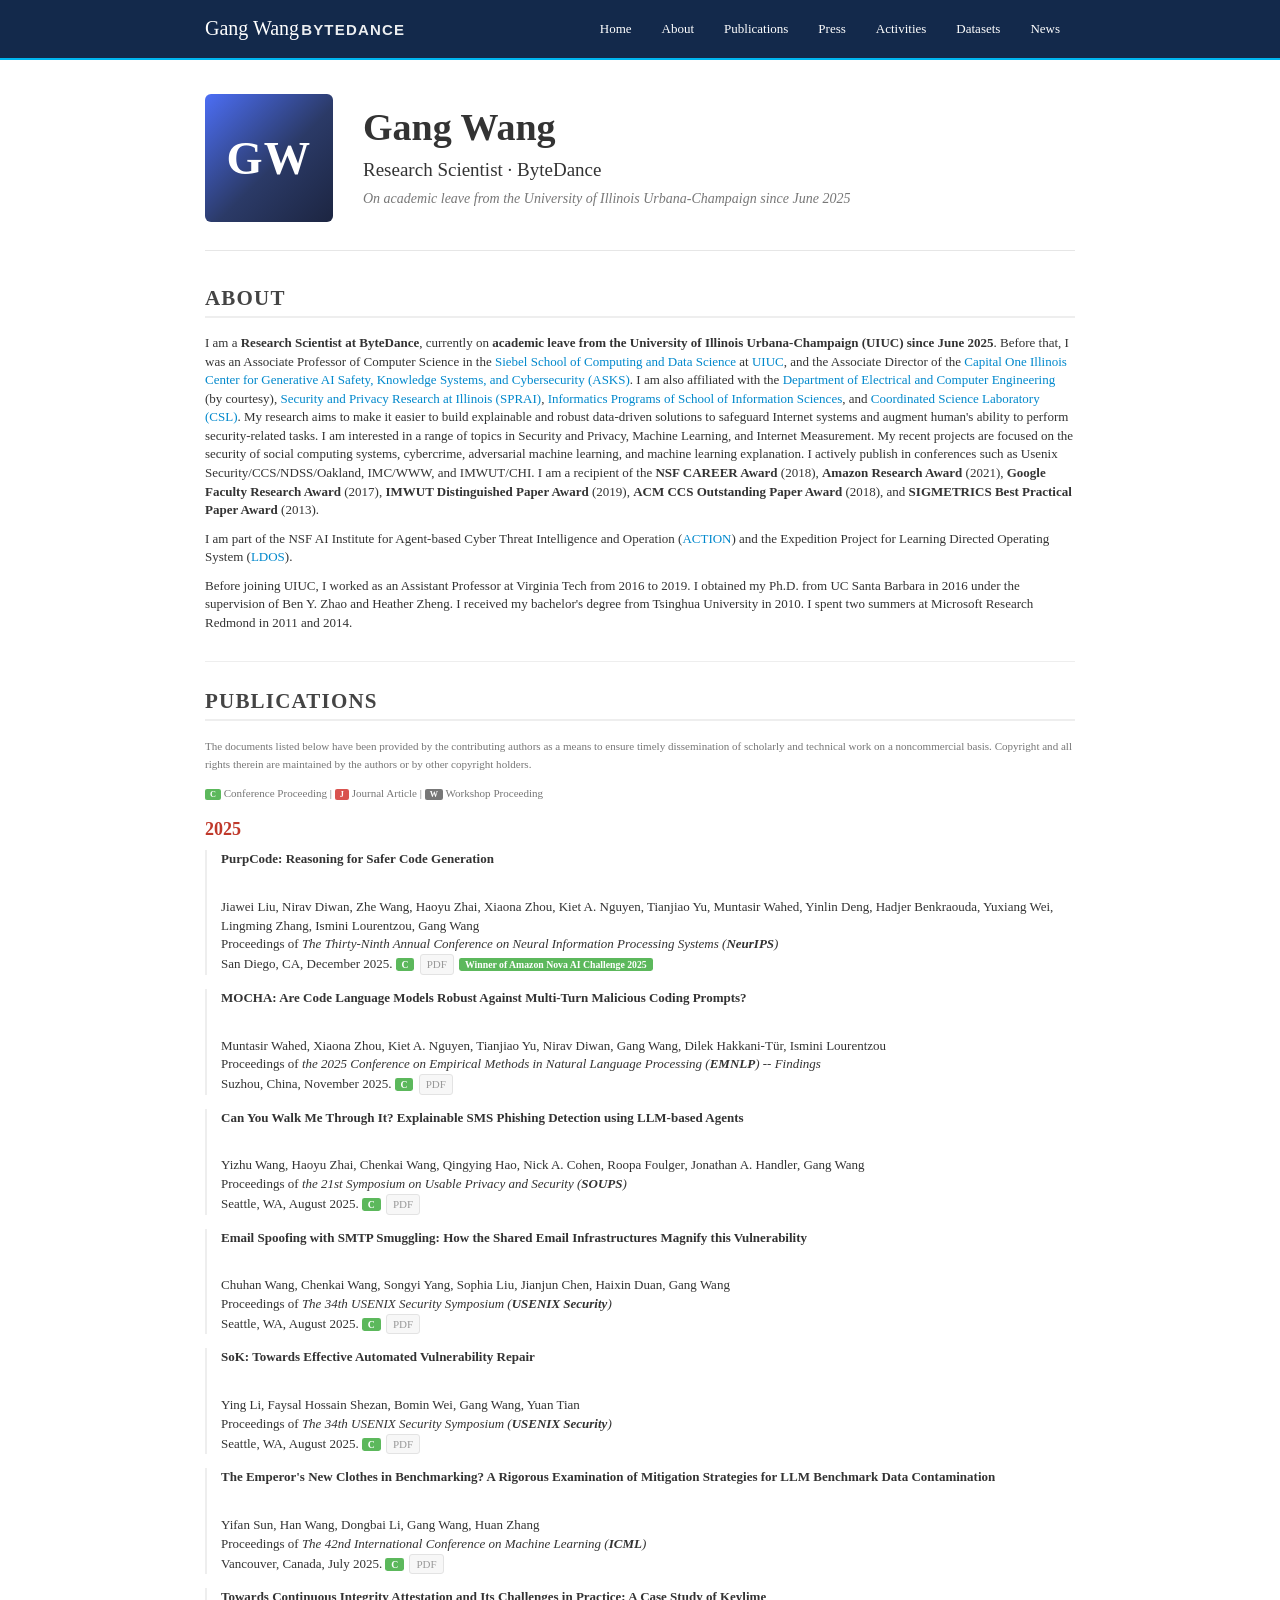
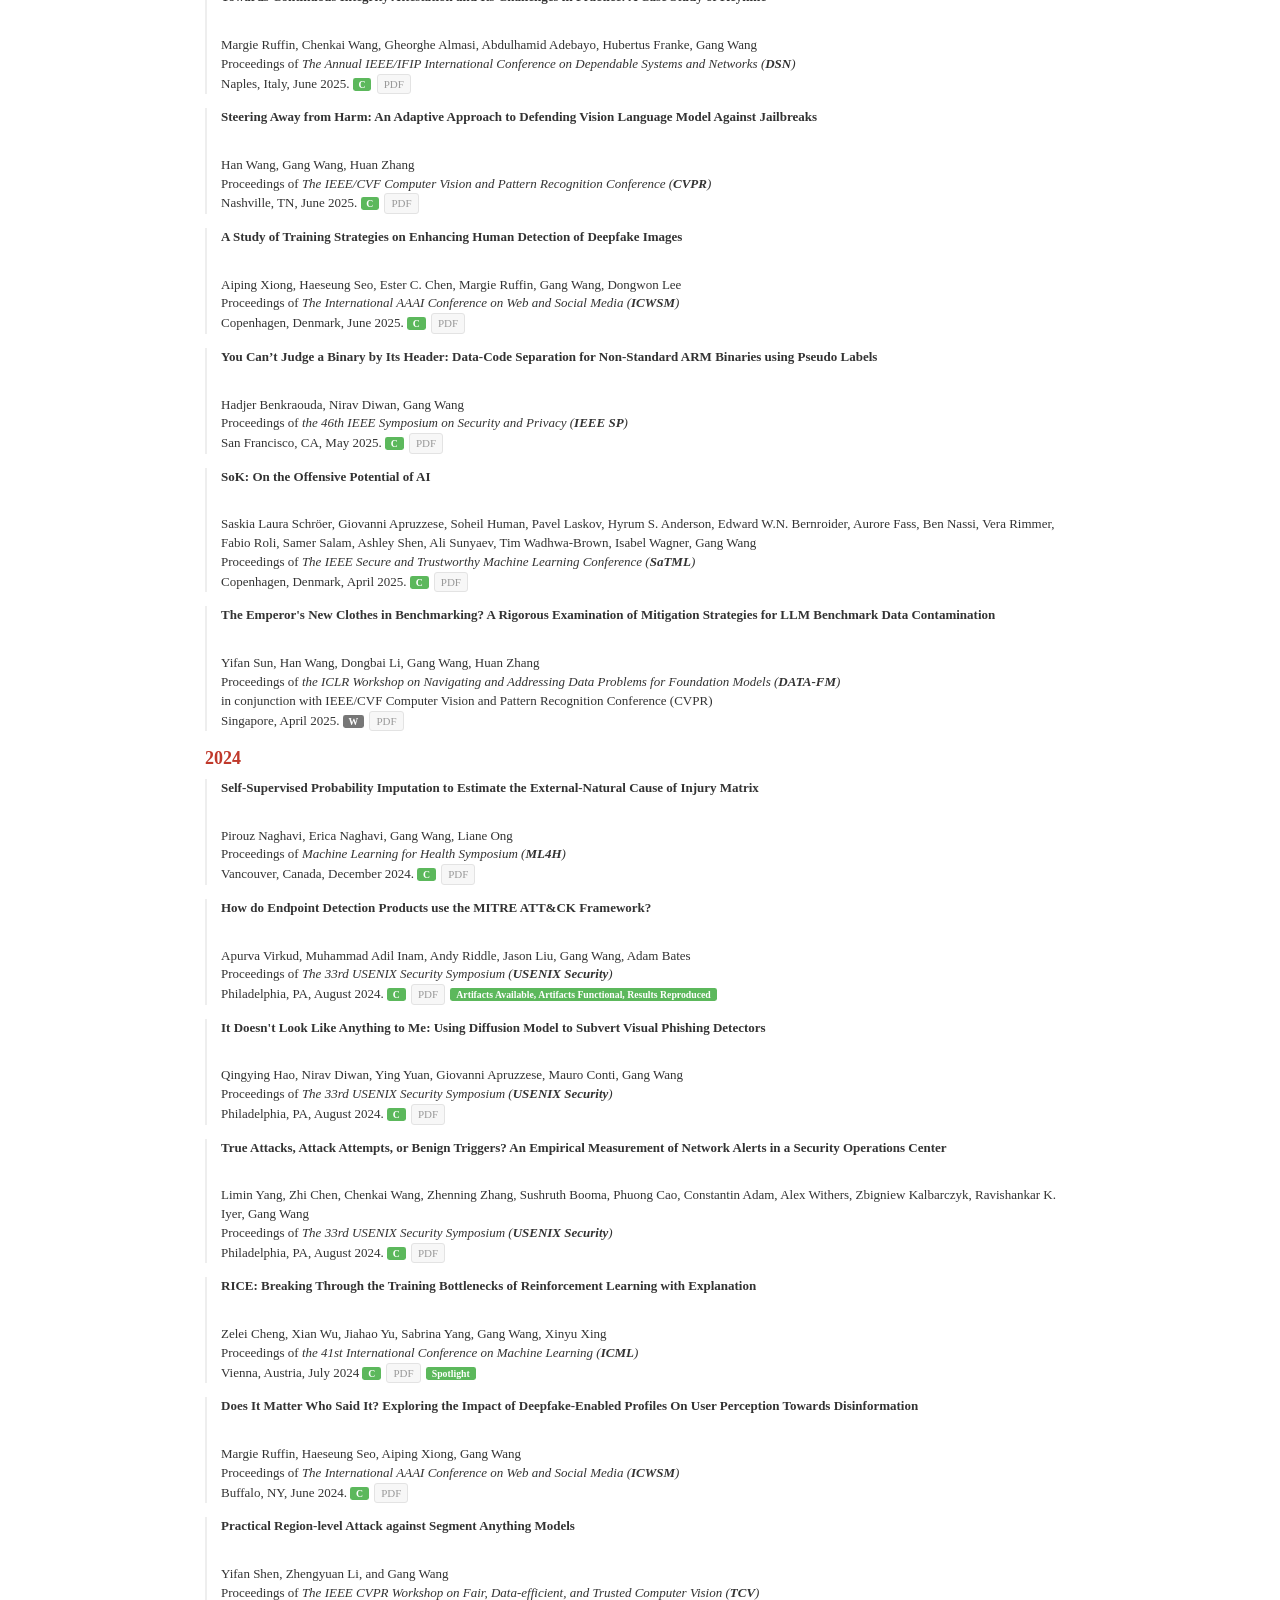
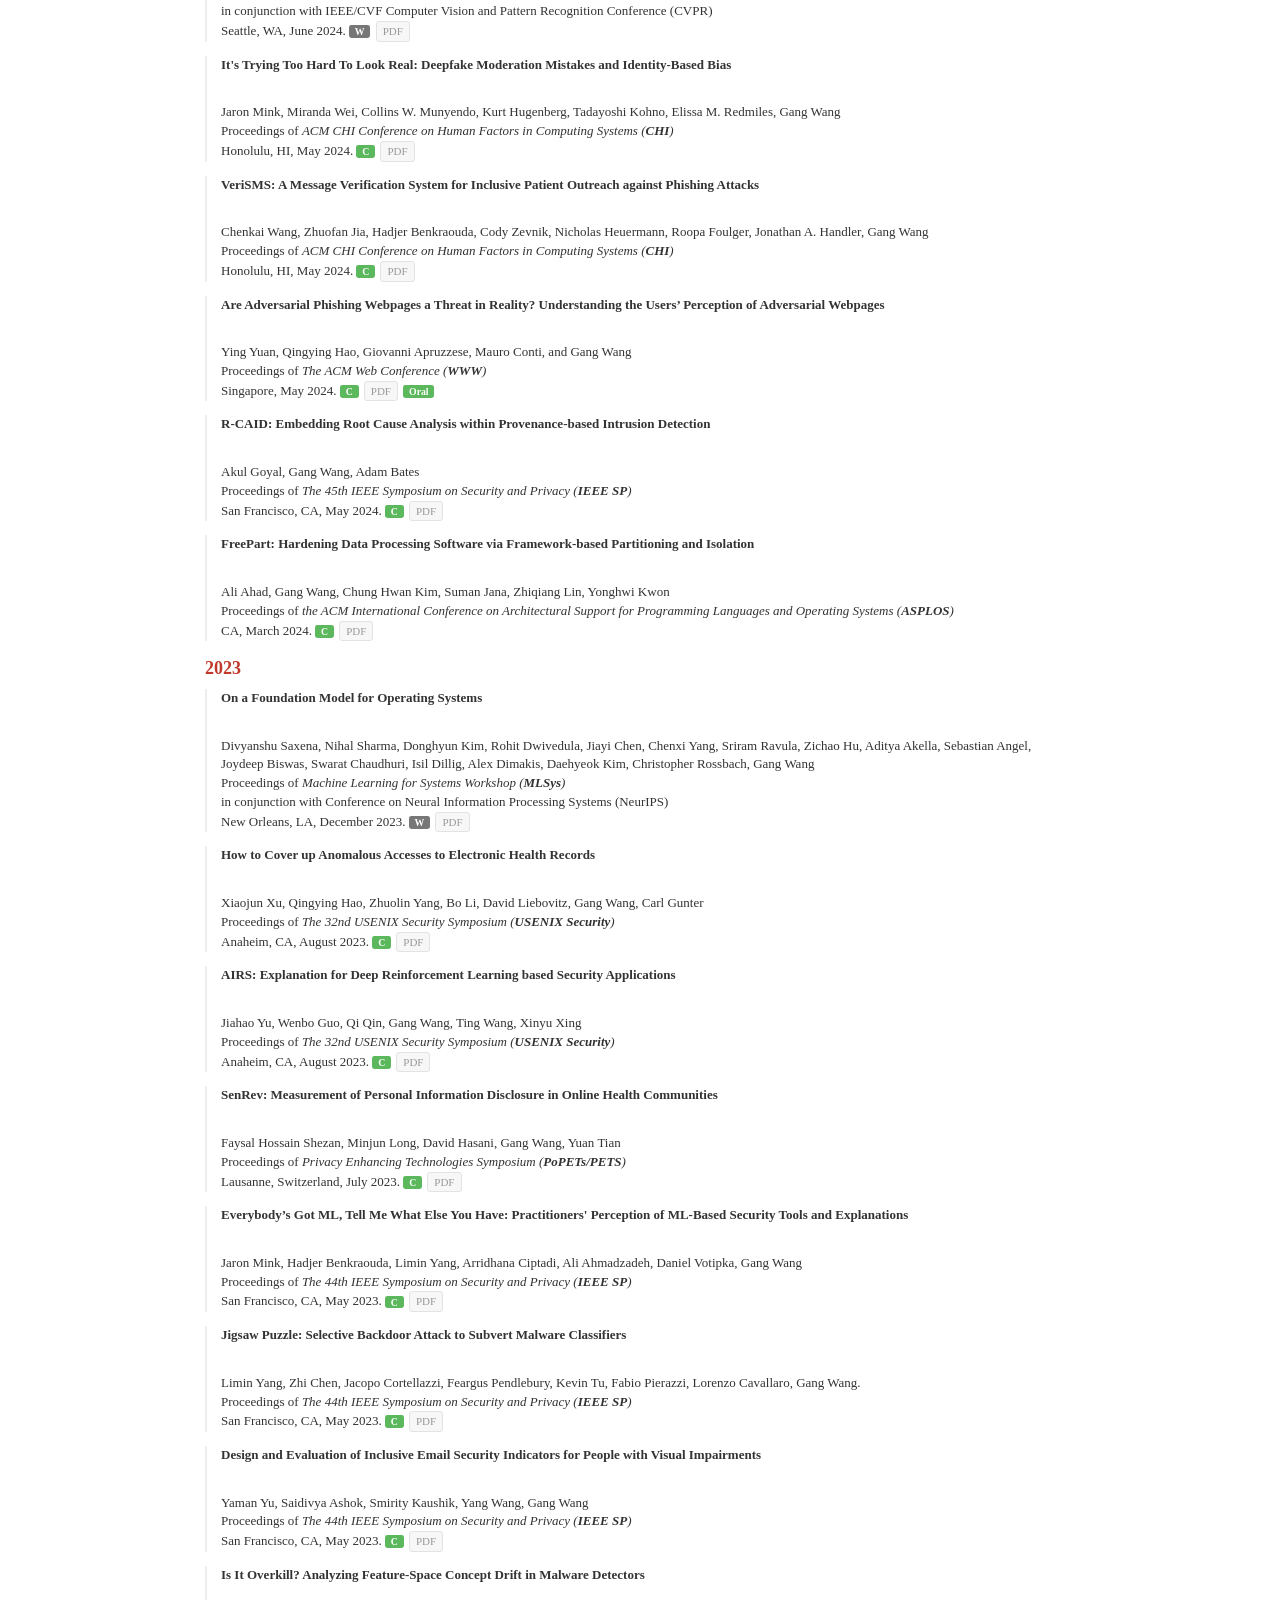
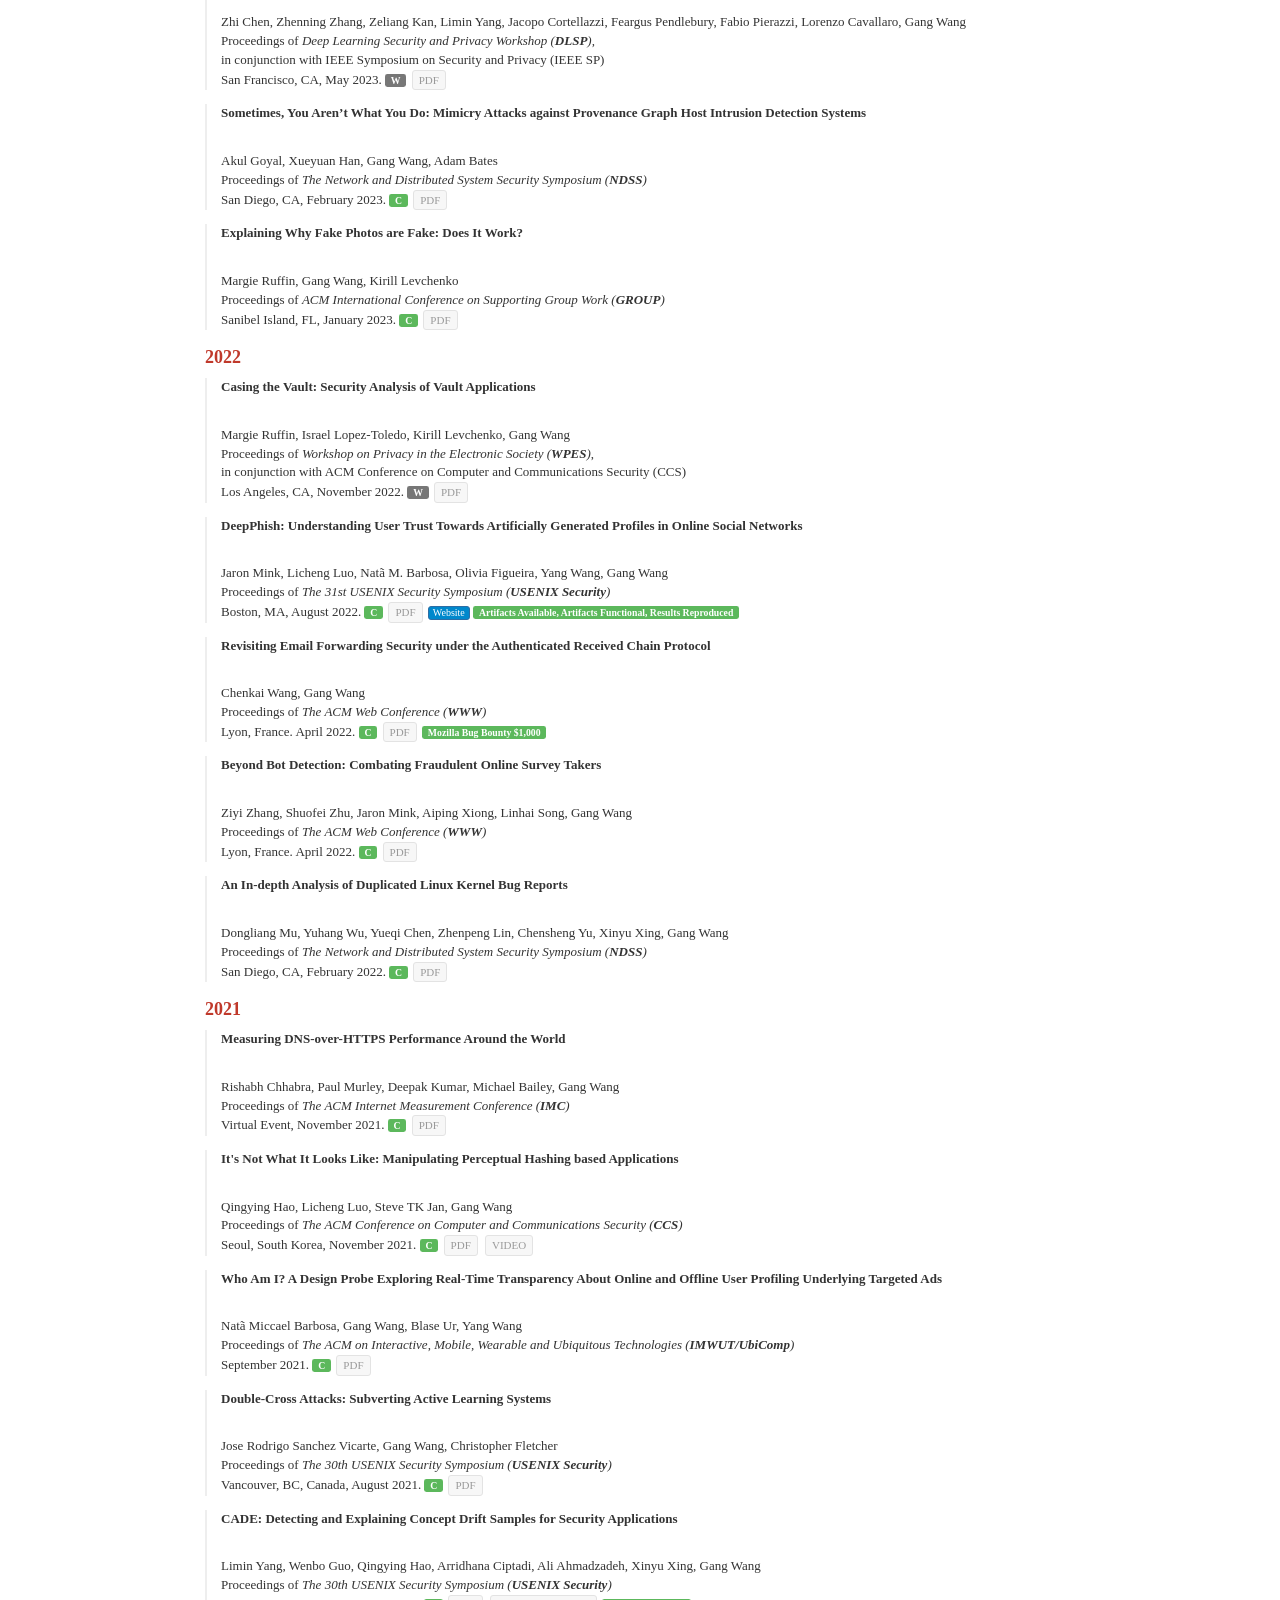
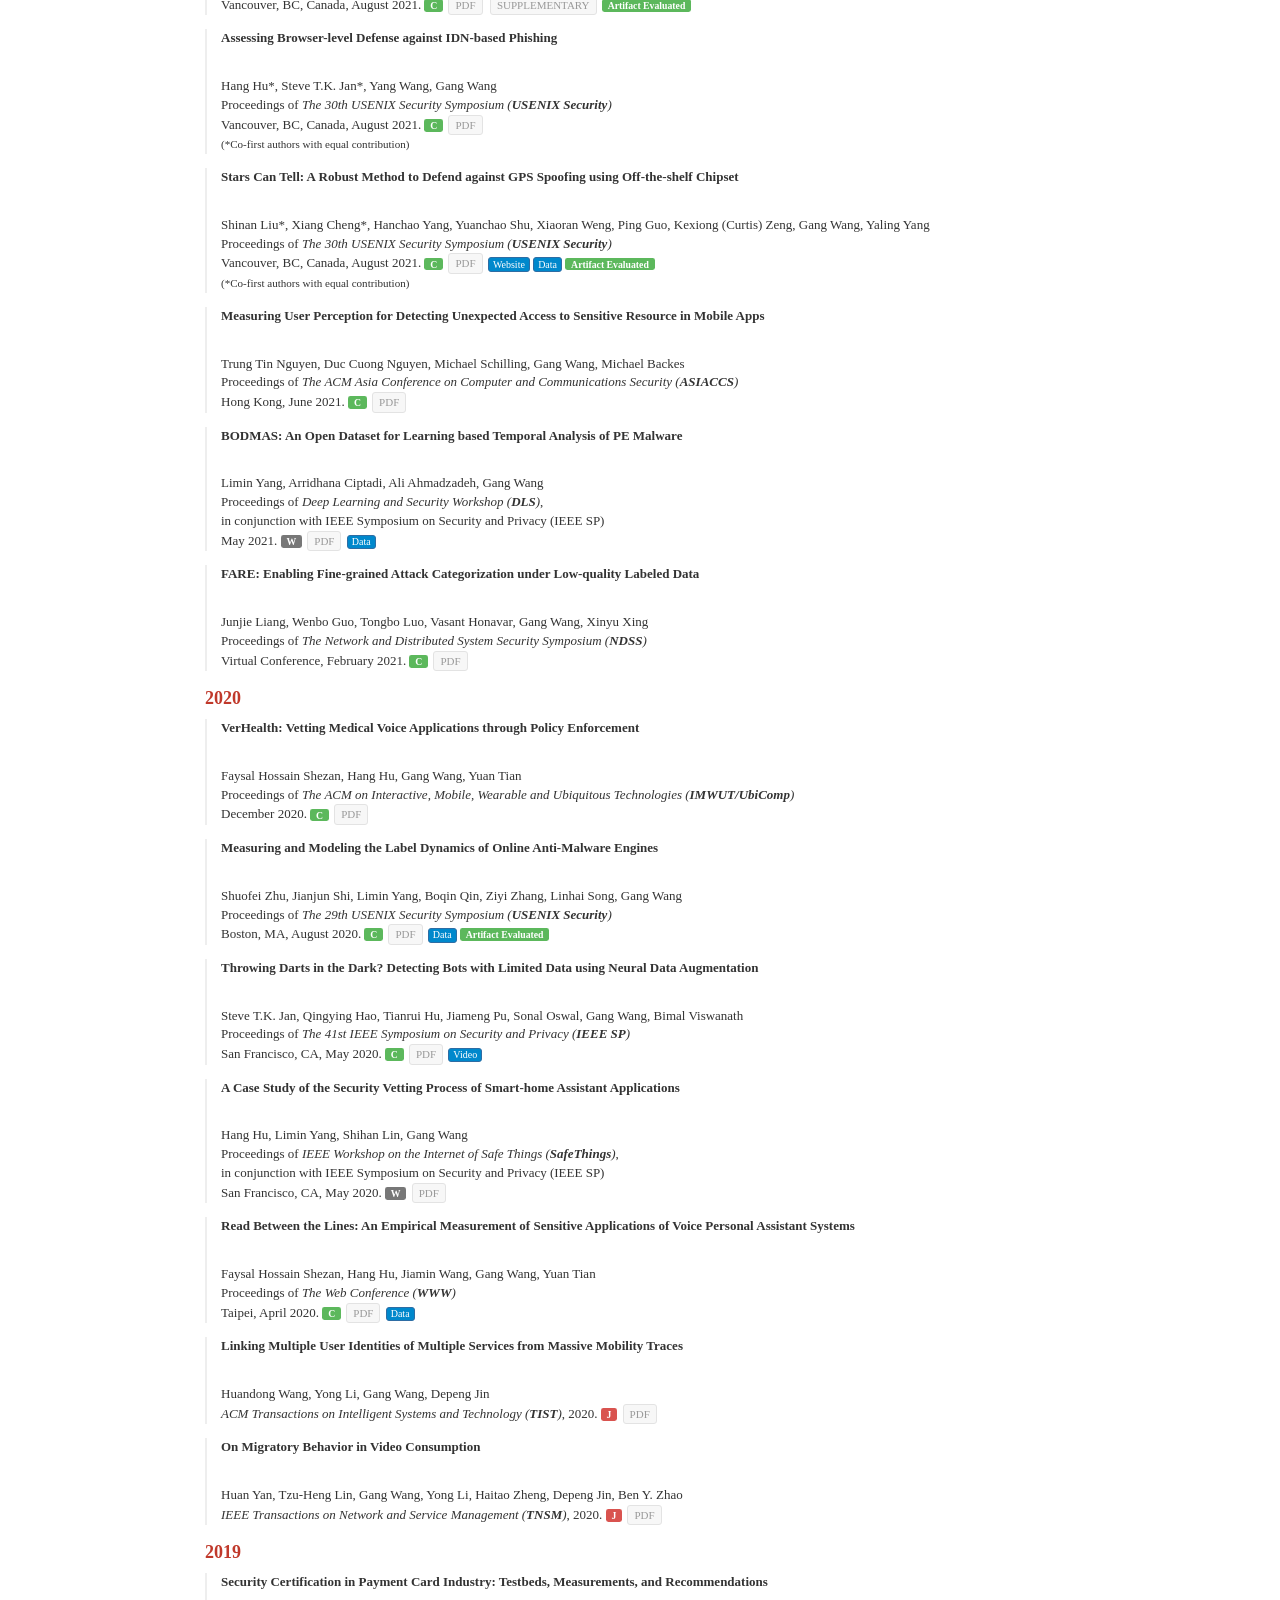
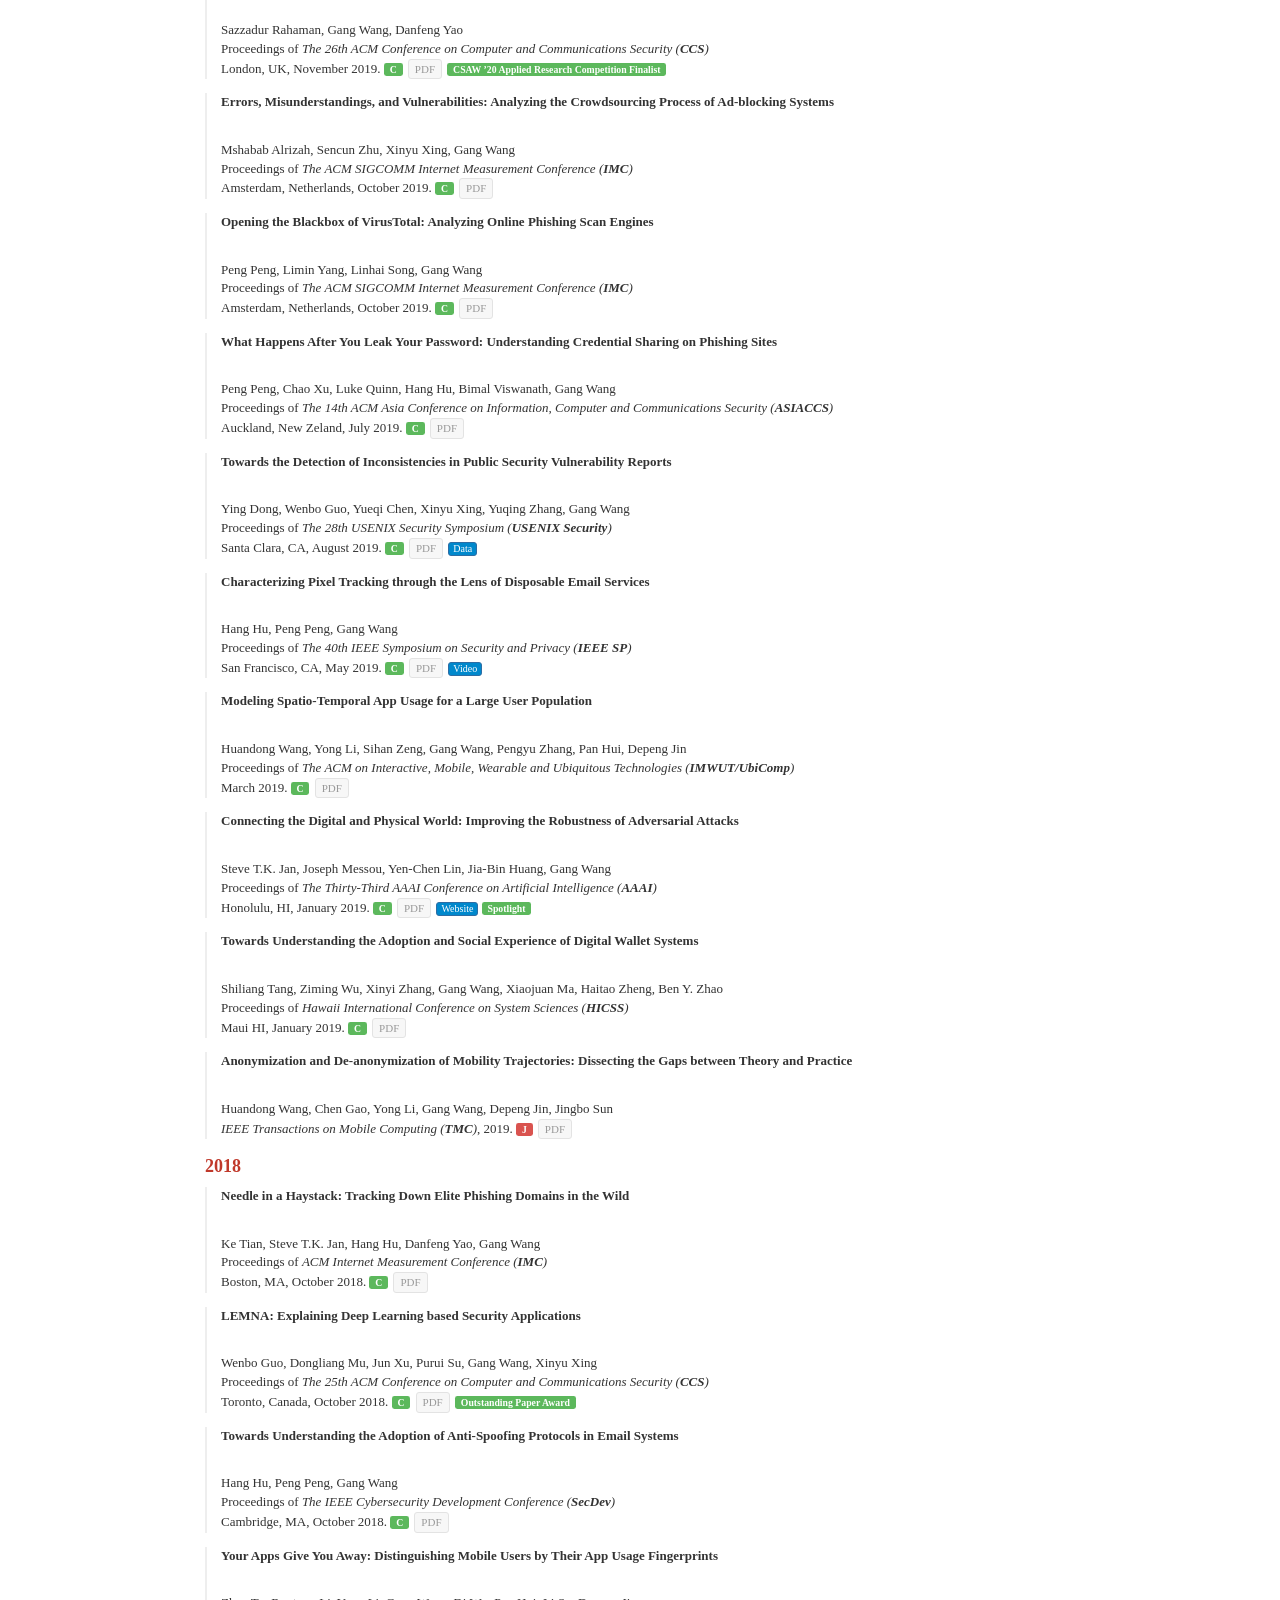
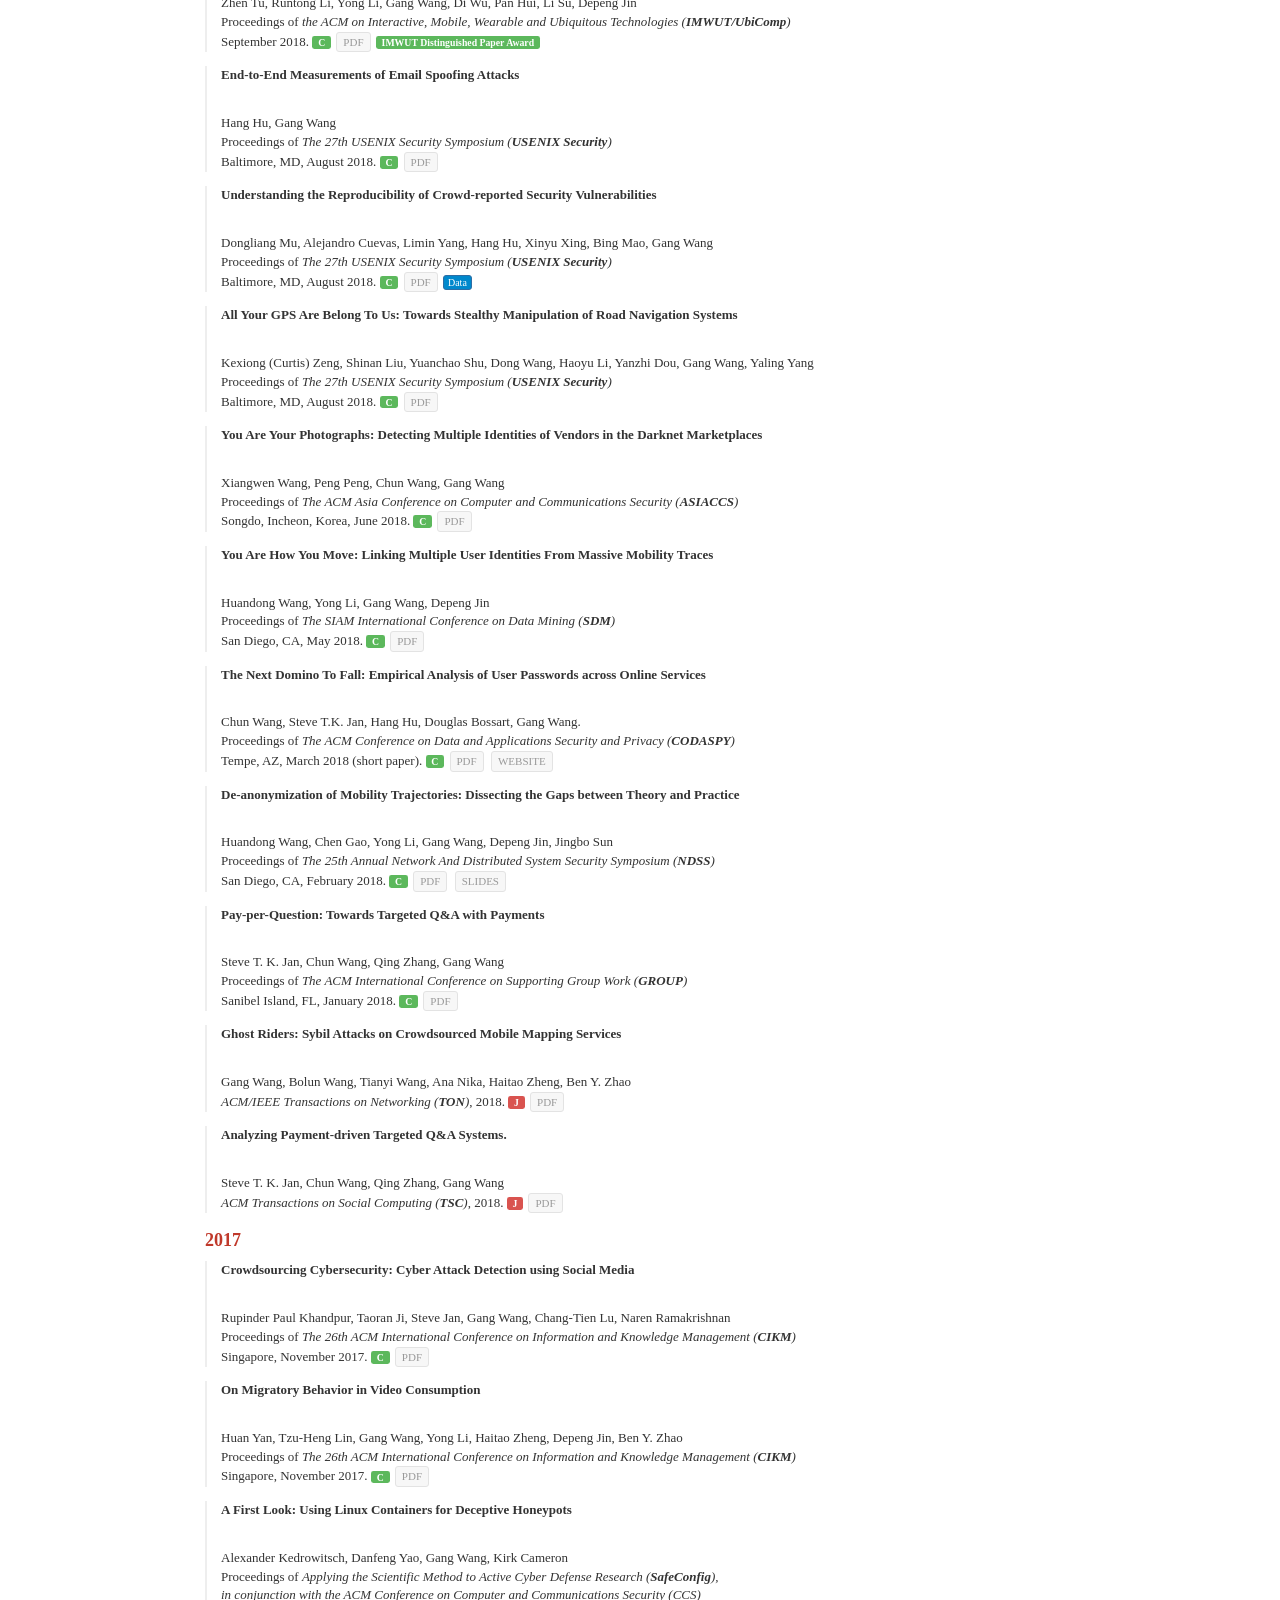
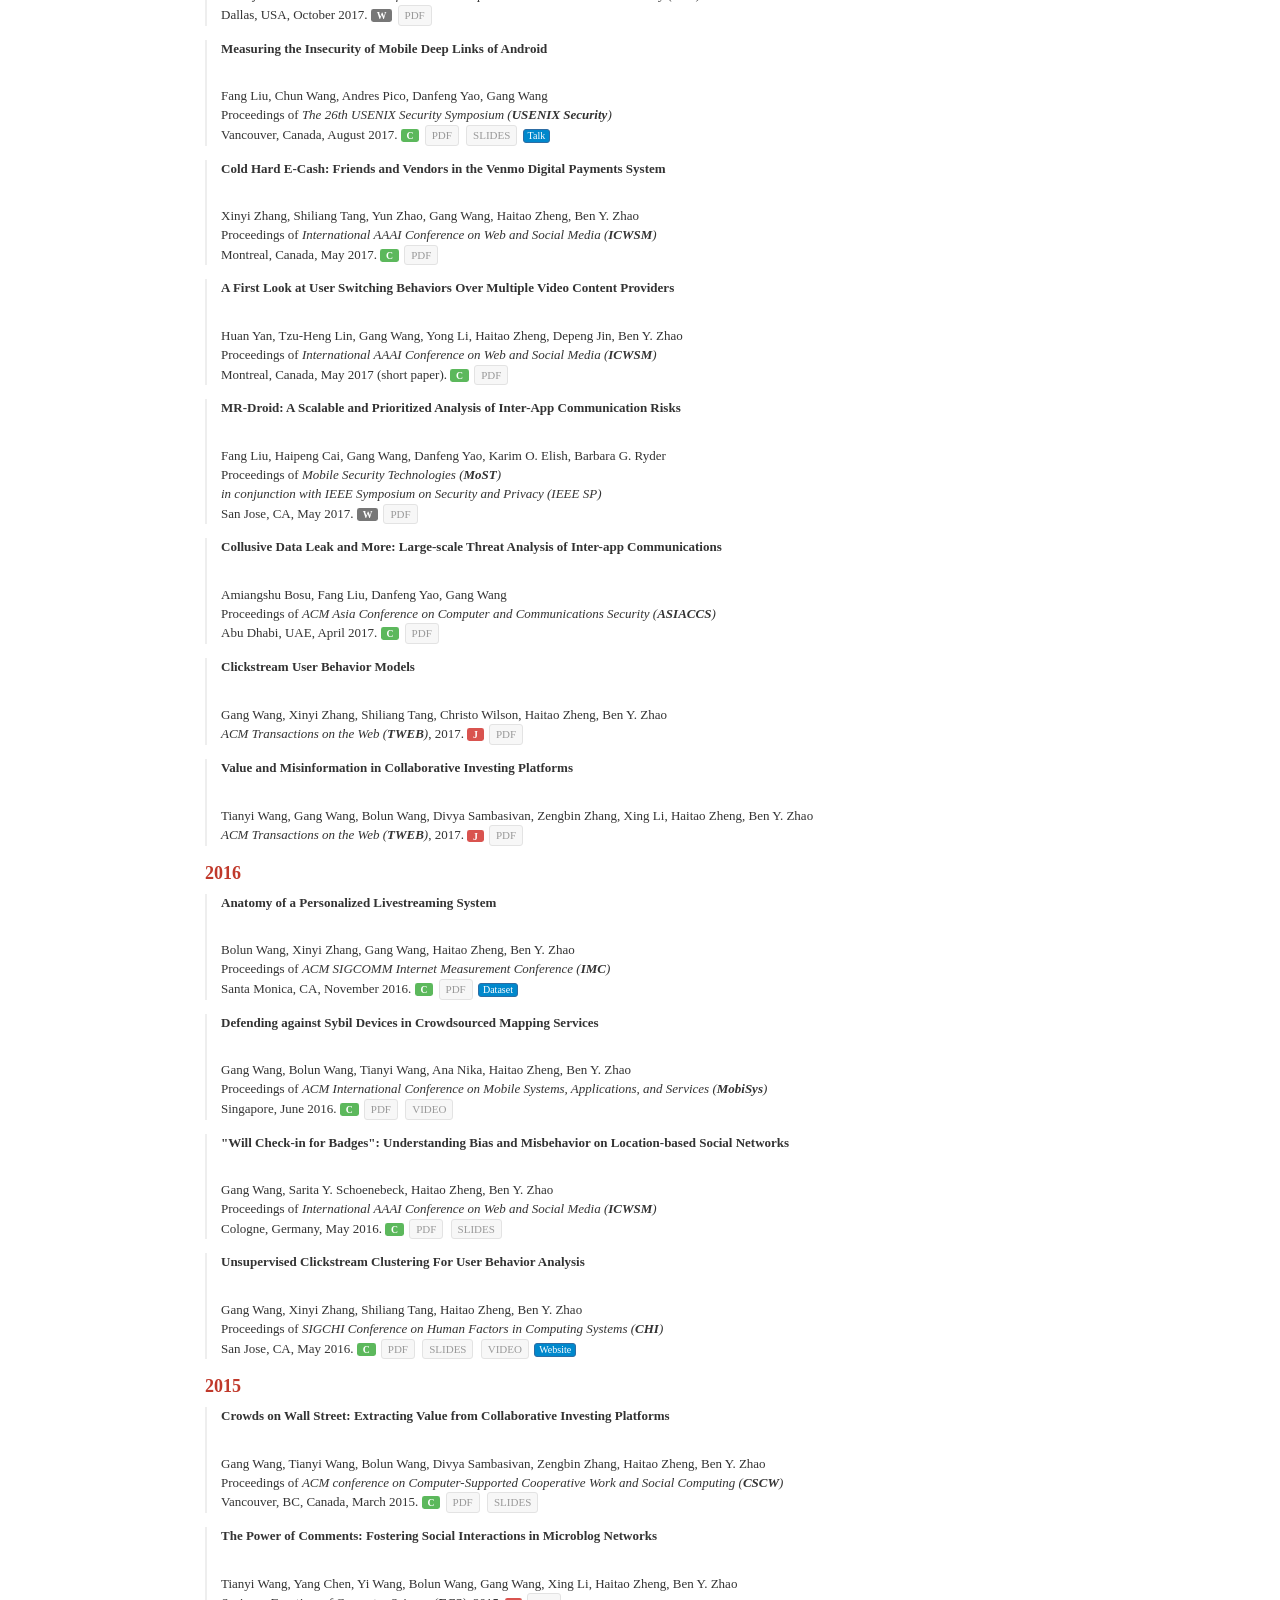
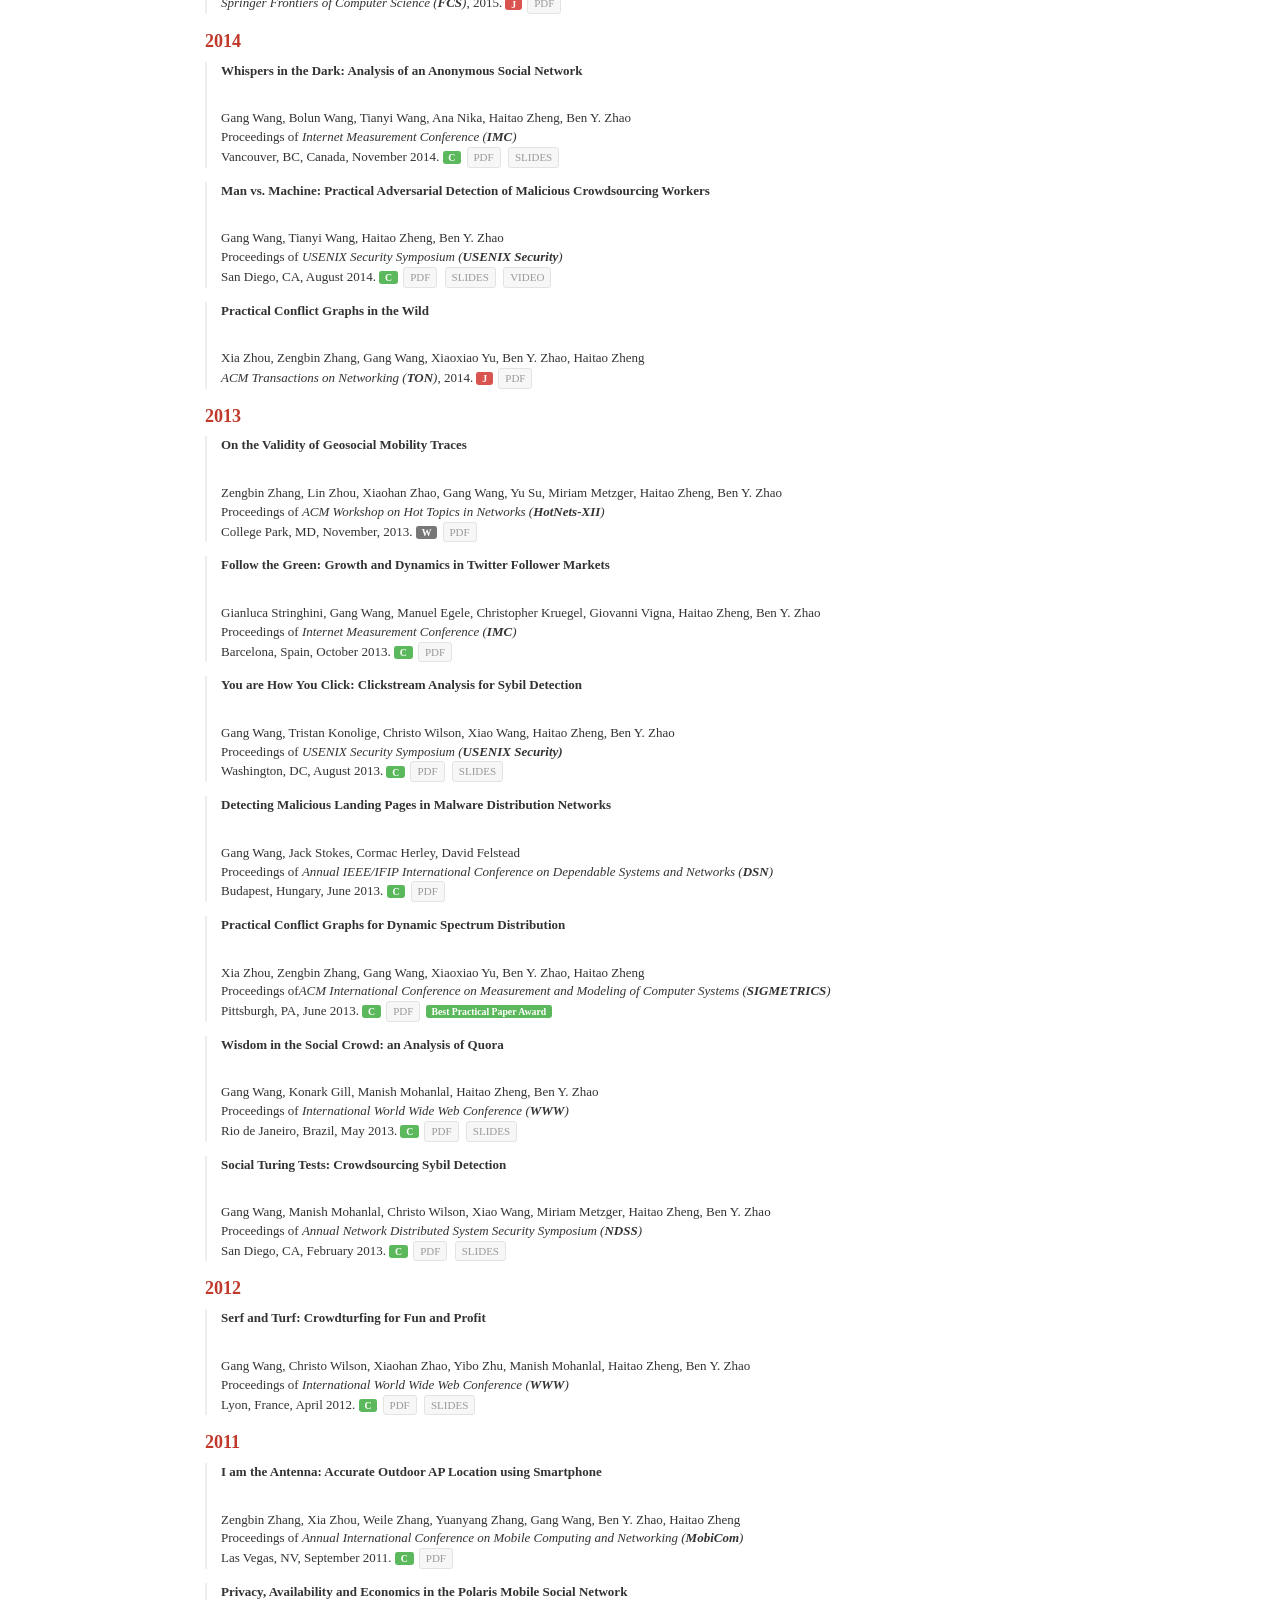
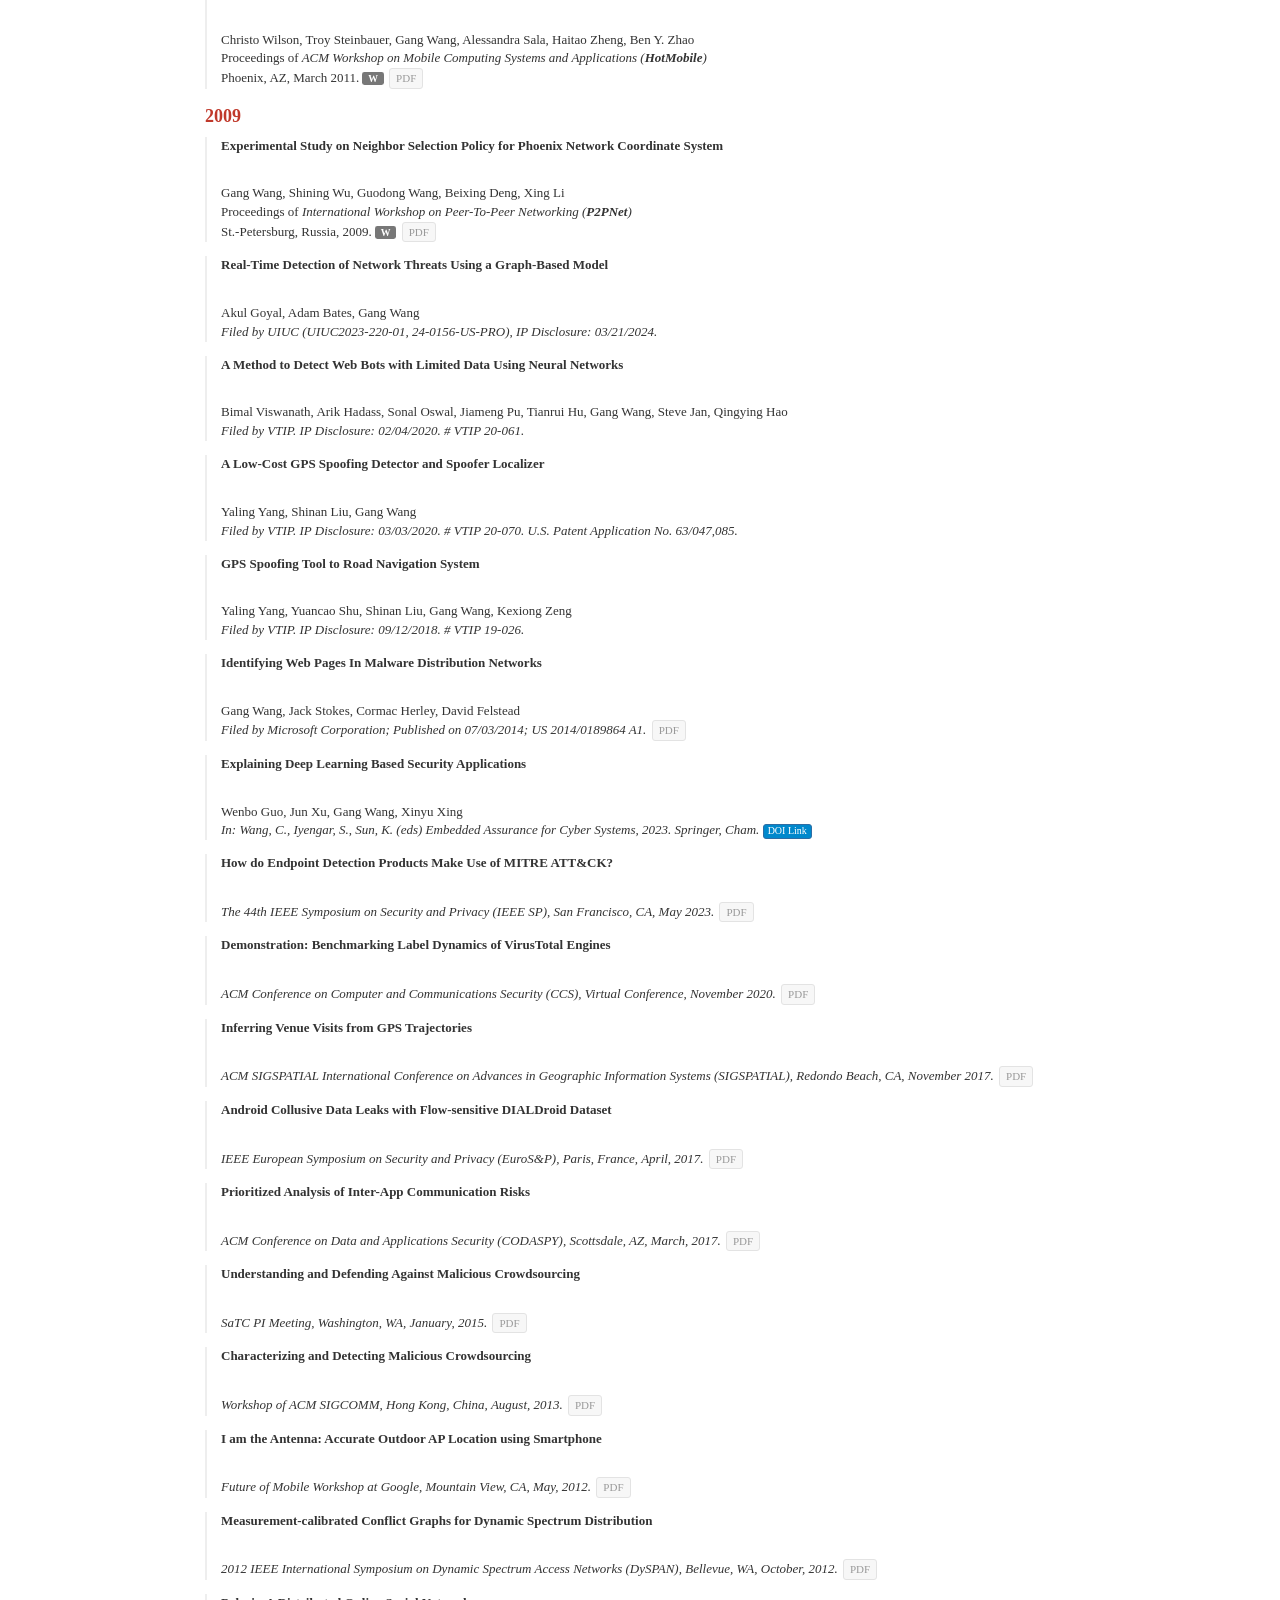
<file: index.html>
<!DOCTYPE html>
<html lang="en">
<head>
  <meta charset="utf-8">
  <title>Gang Wang</title>
  <link rel="canonical" href="https://xx3416.github.io/gangwang/">
  <meta http-equiv="refresh" content="0; url=https://xx3416.github.io/gangwang/#home">
  <script>
    window.location.replace("https://xx3416.github.io/gangwang/" + (window.location.hash || "#home"));
  </script>
</head>
<body>
  <p>Redirecting to <a href="https://xx3416.github.io/gangwang/">https://xx3416.github.io/gangwang/</a>&hellip;</p>
</body>
</html>
</file>
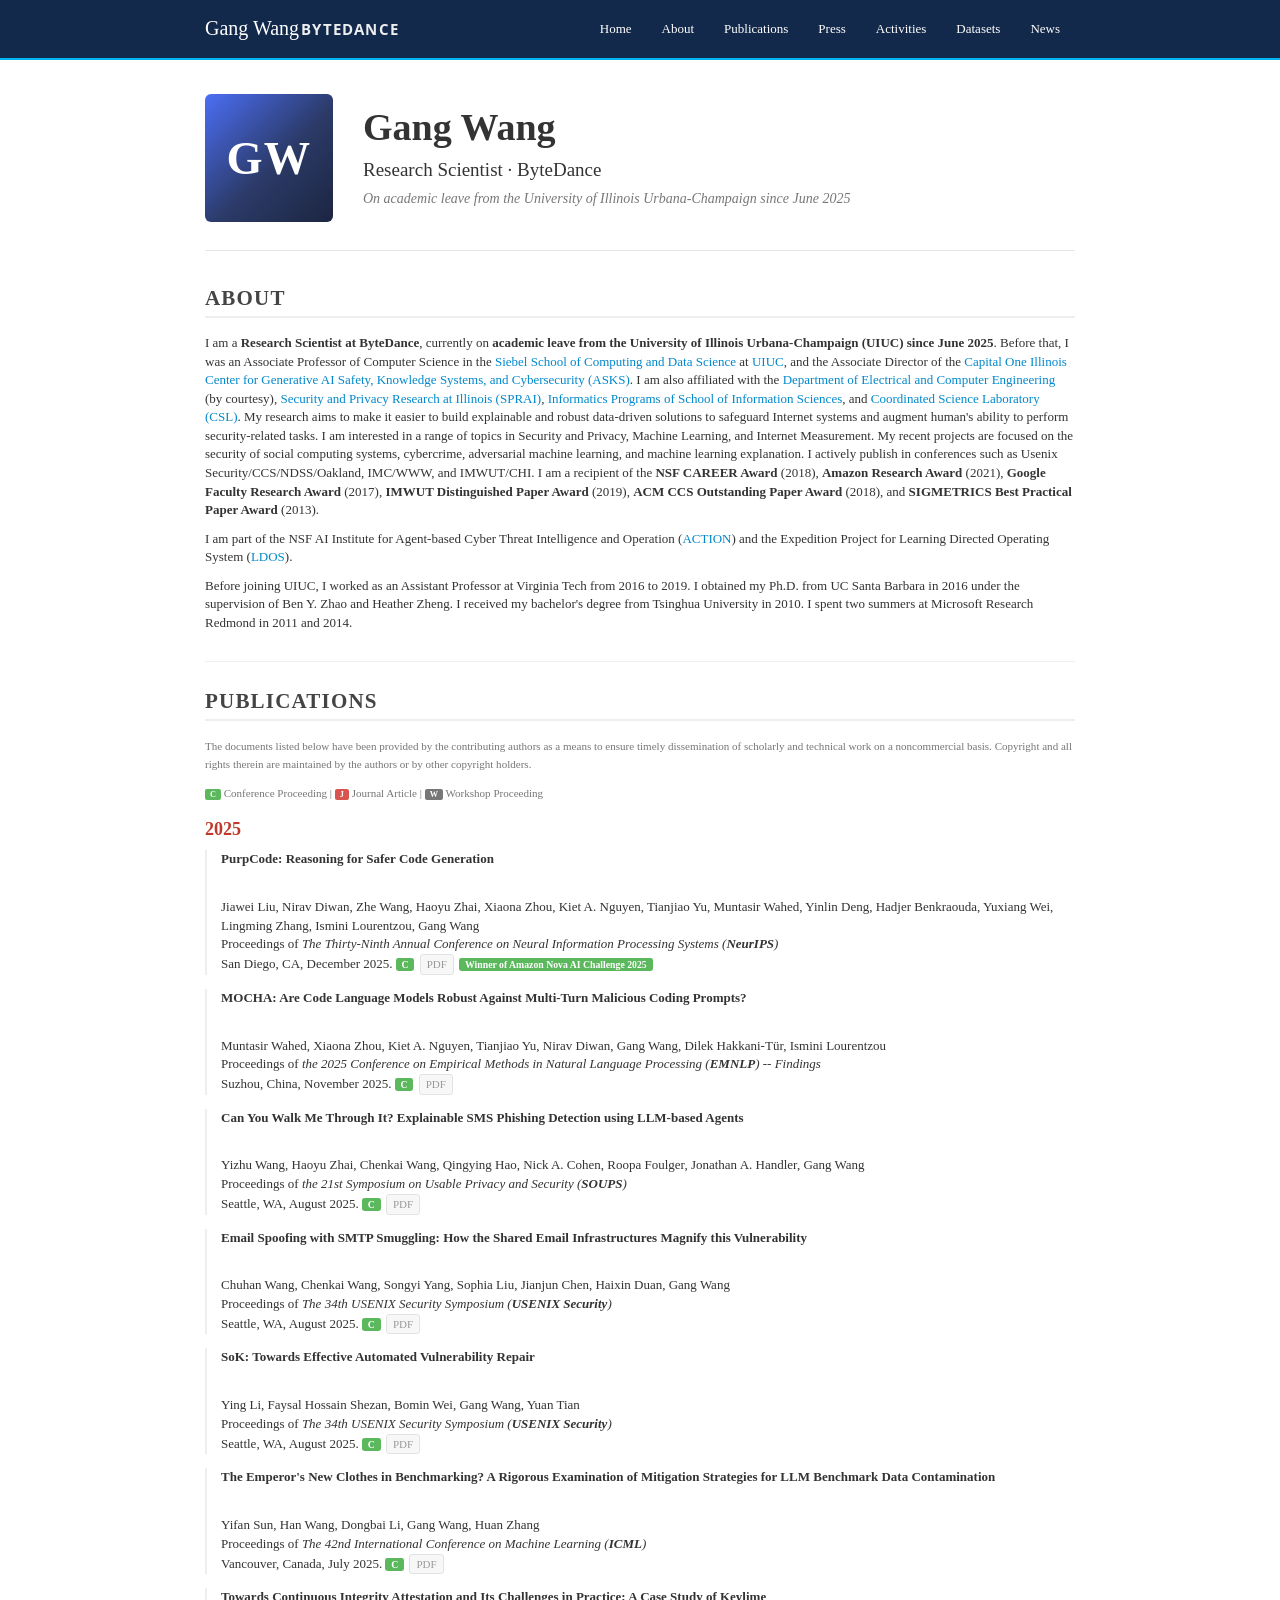
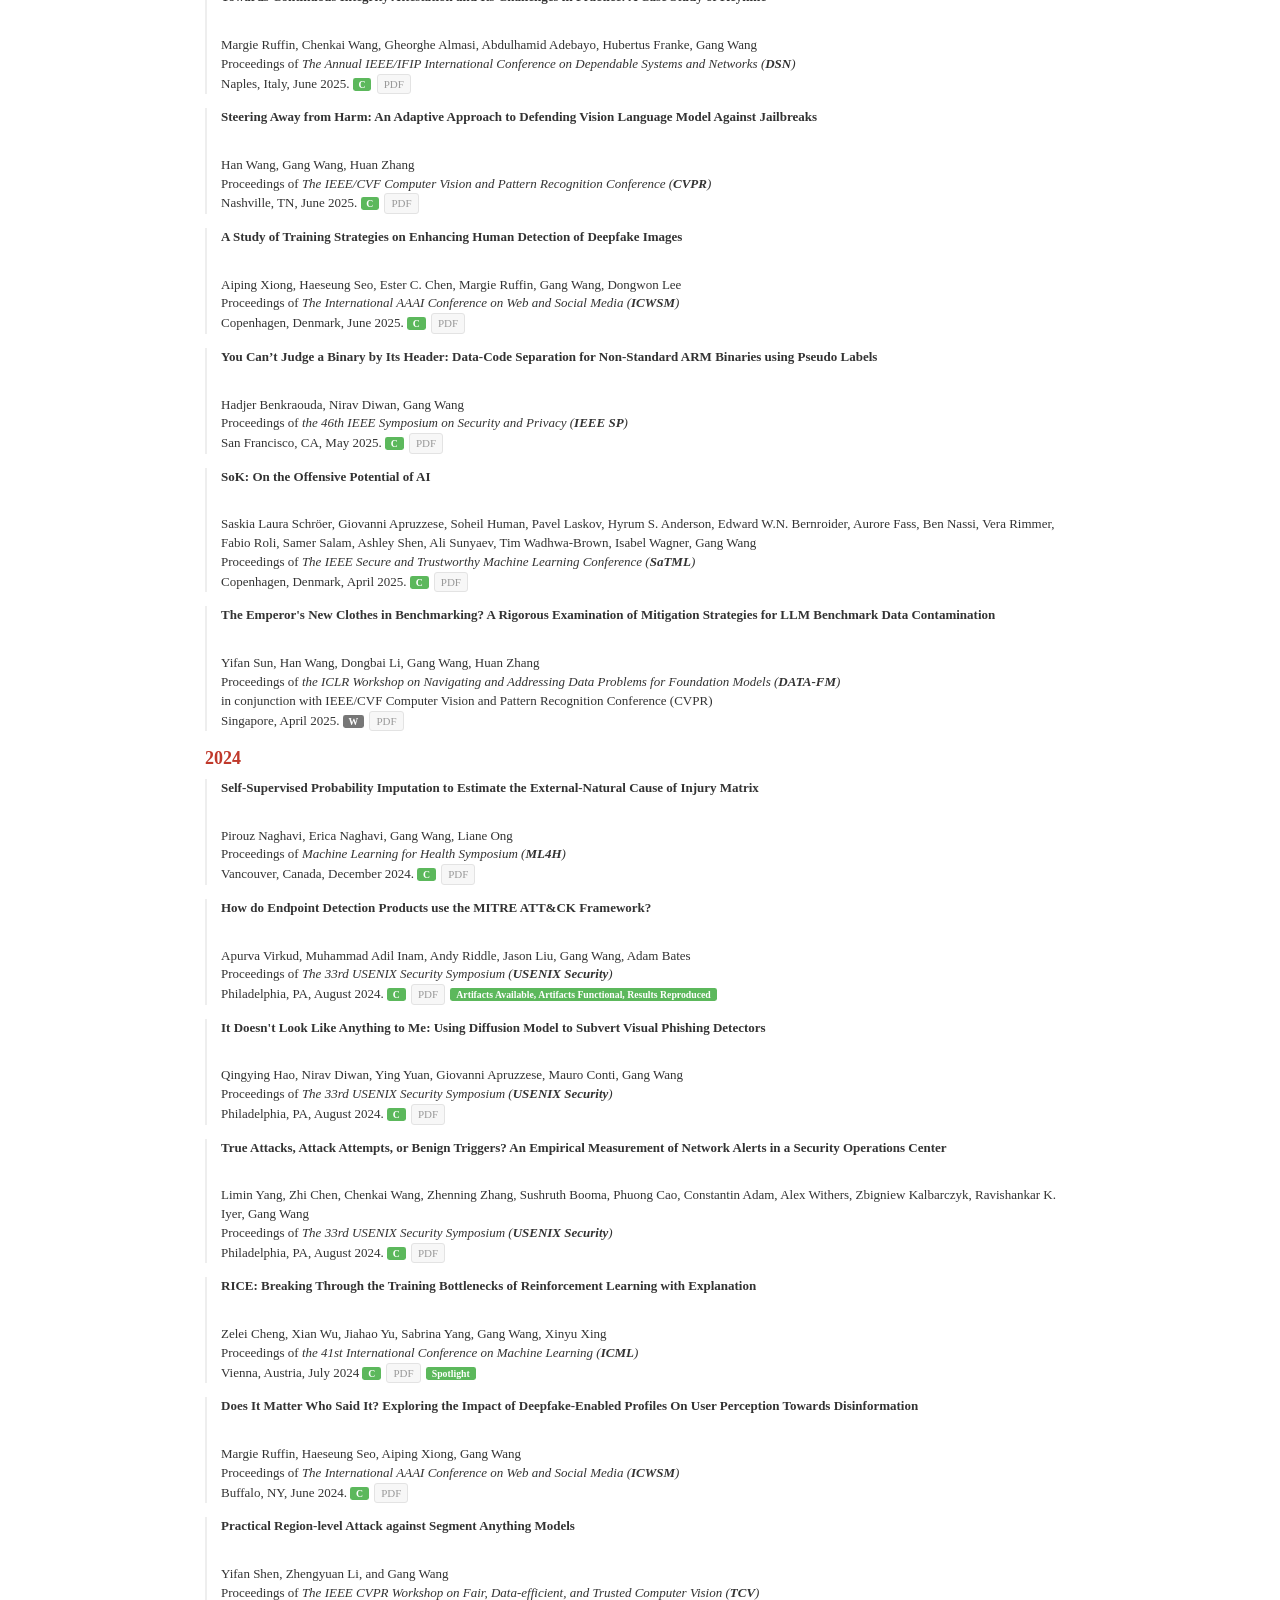
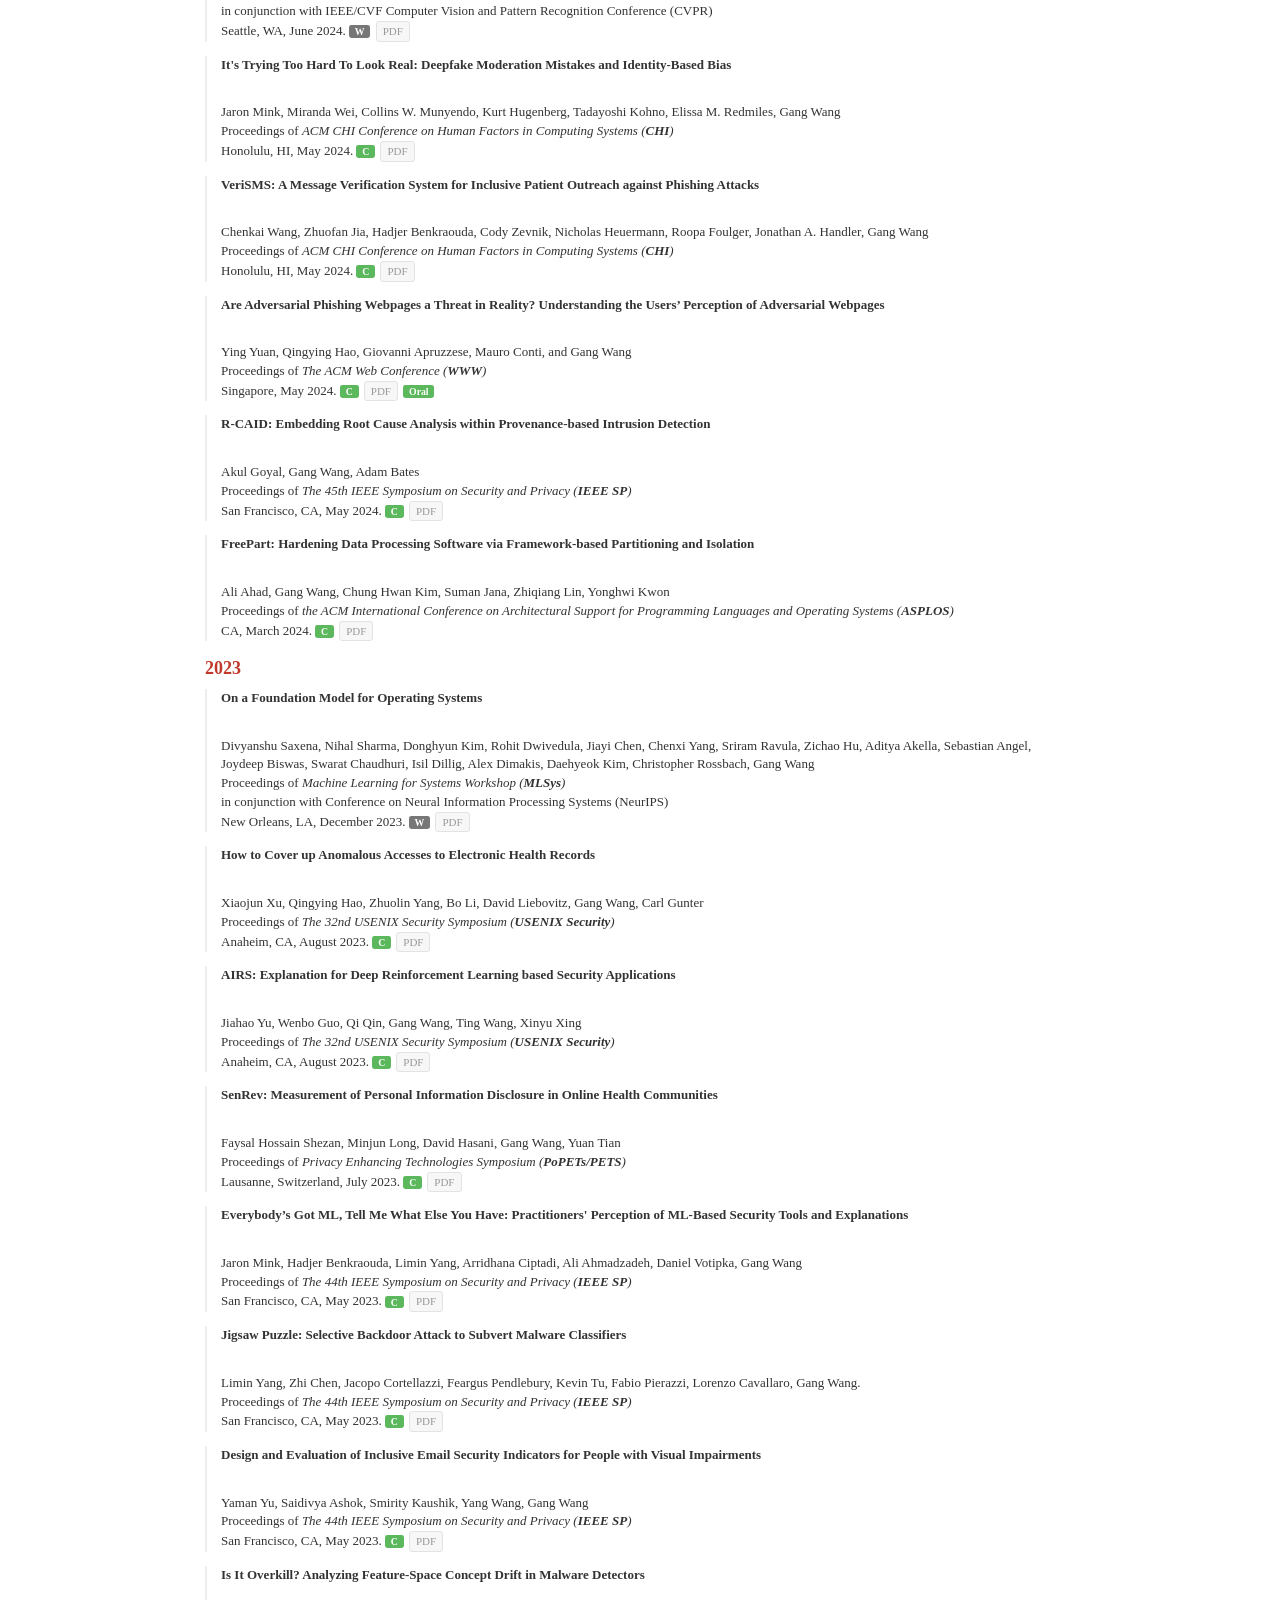
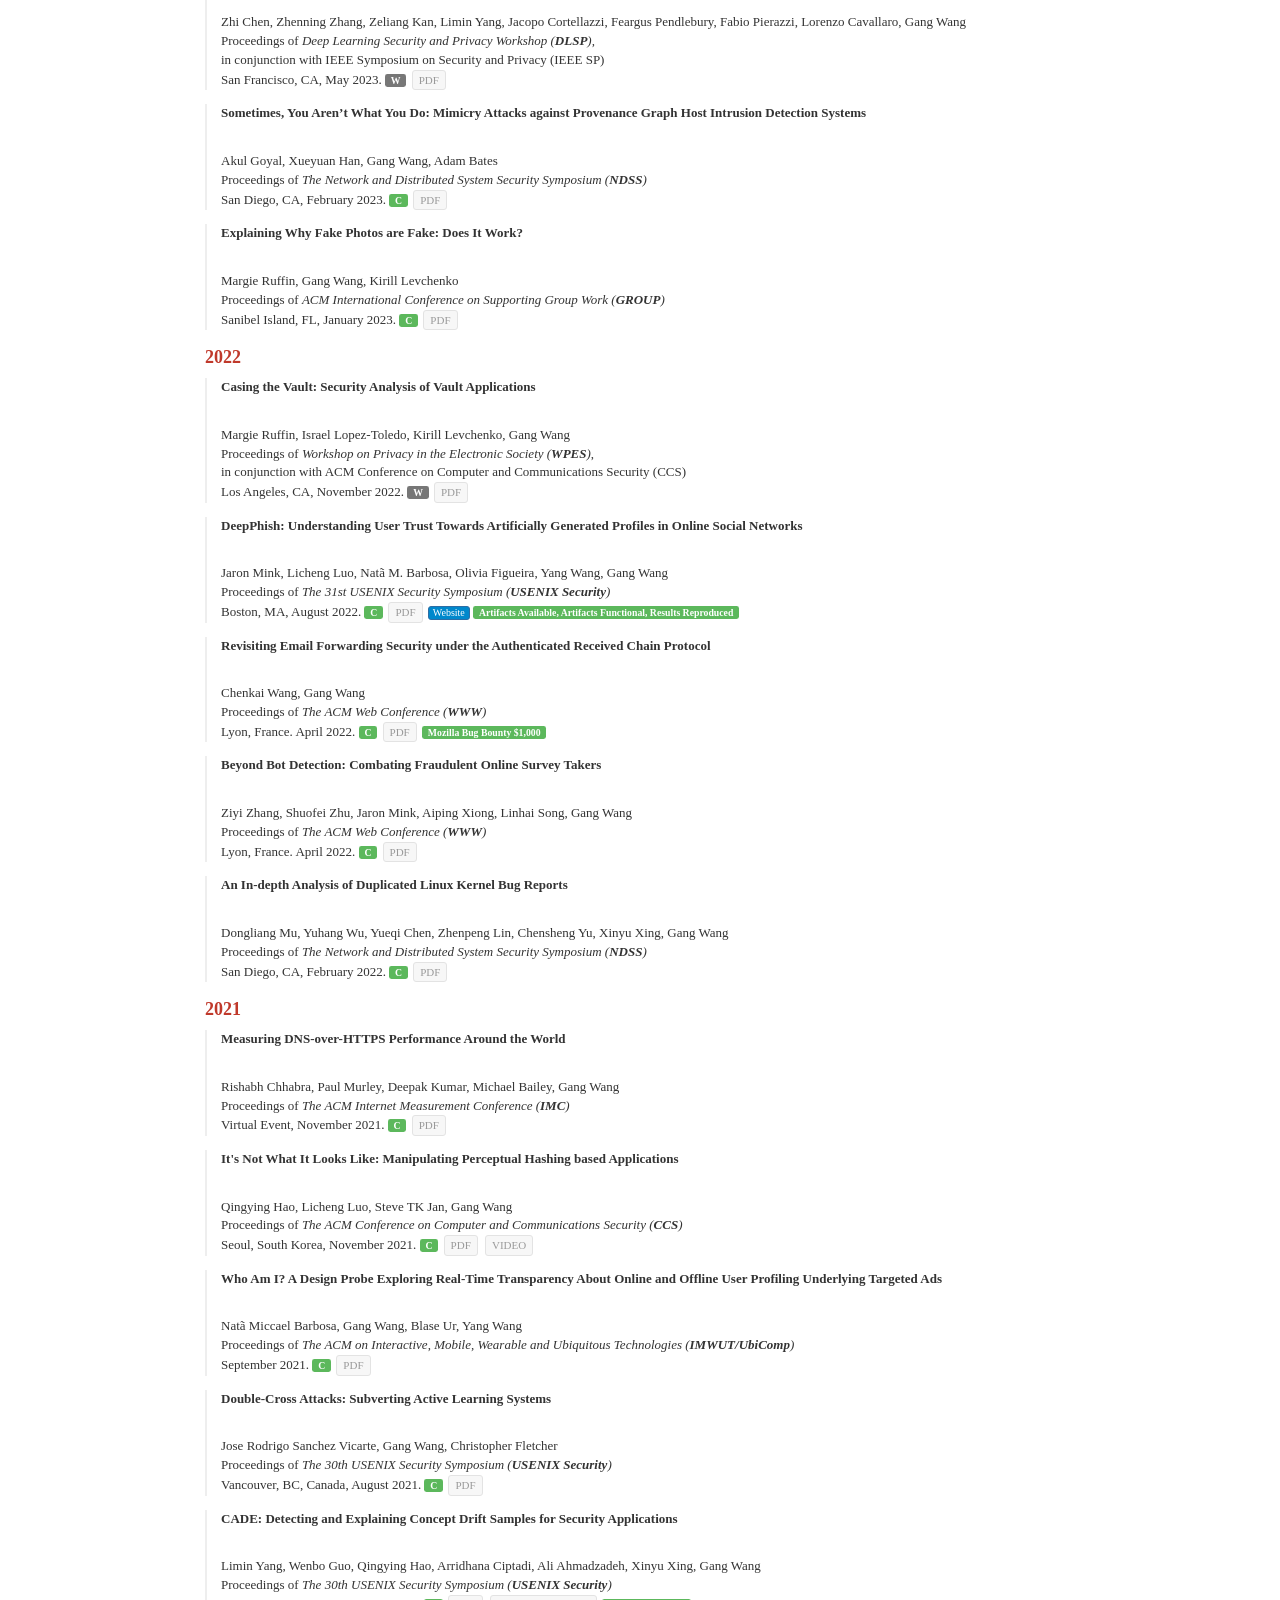
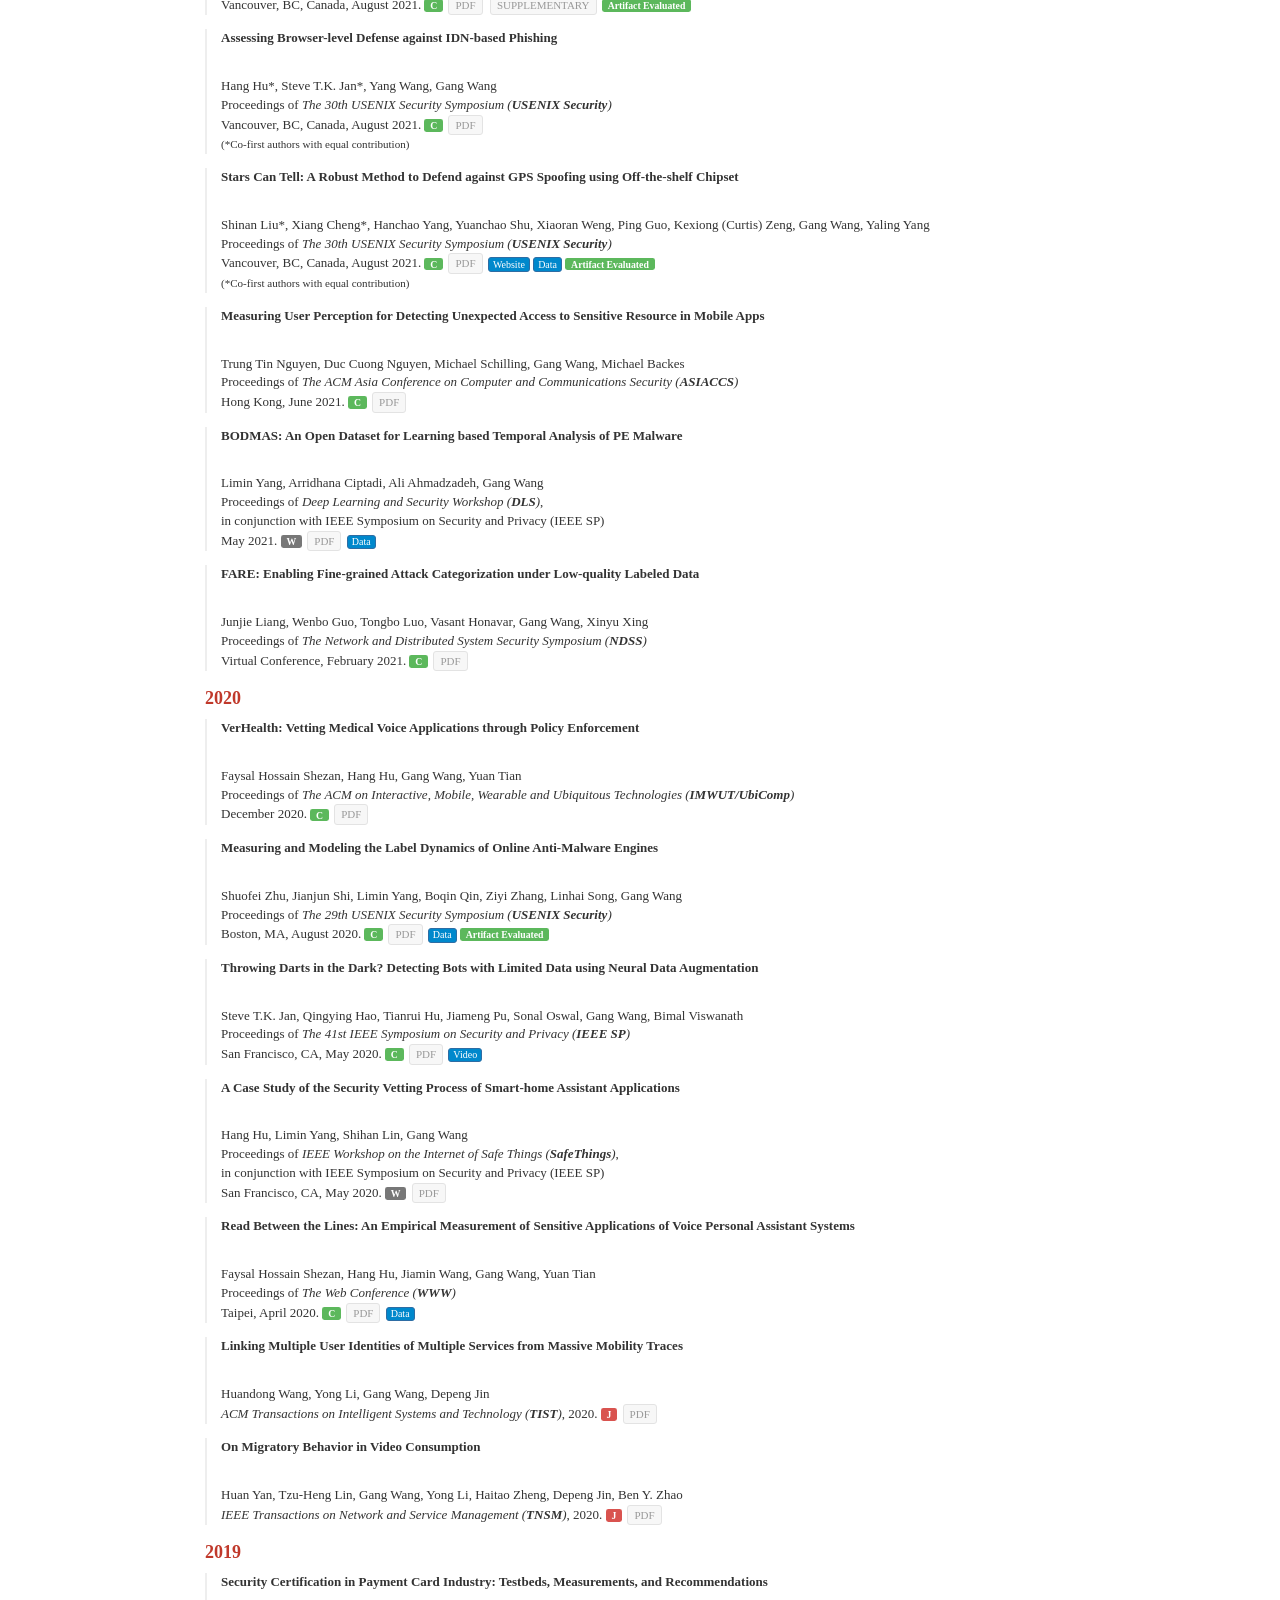
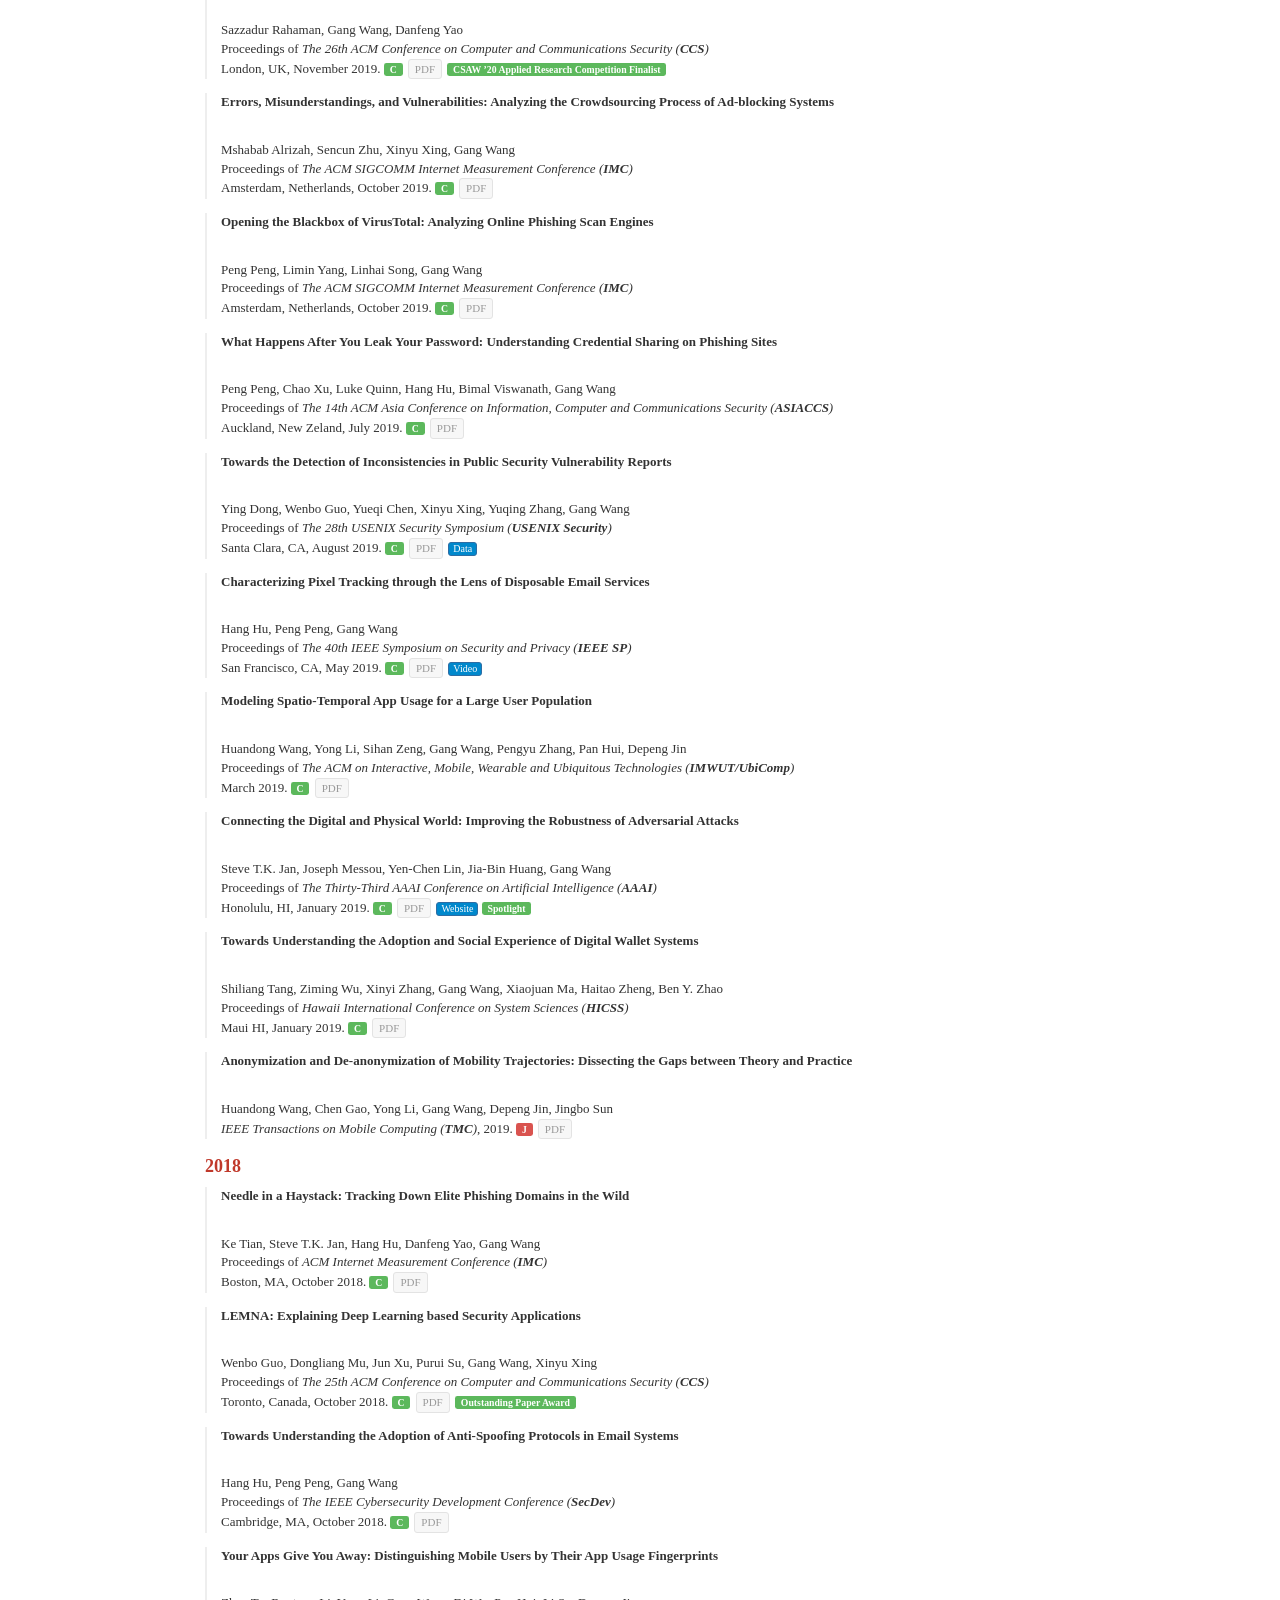
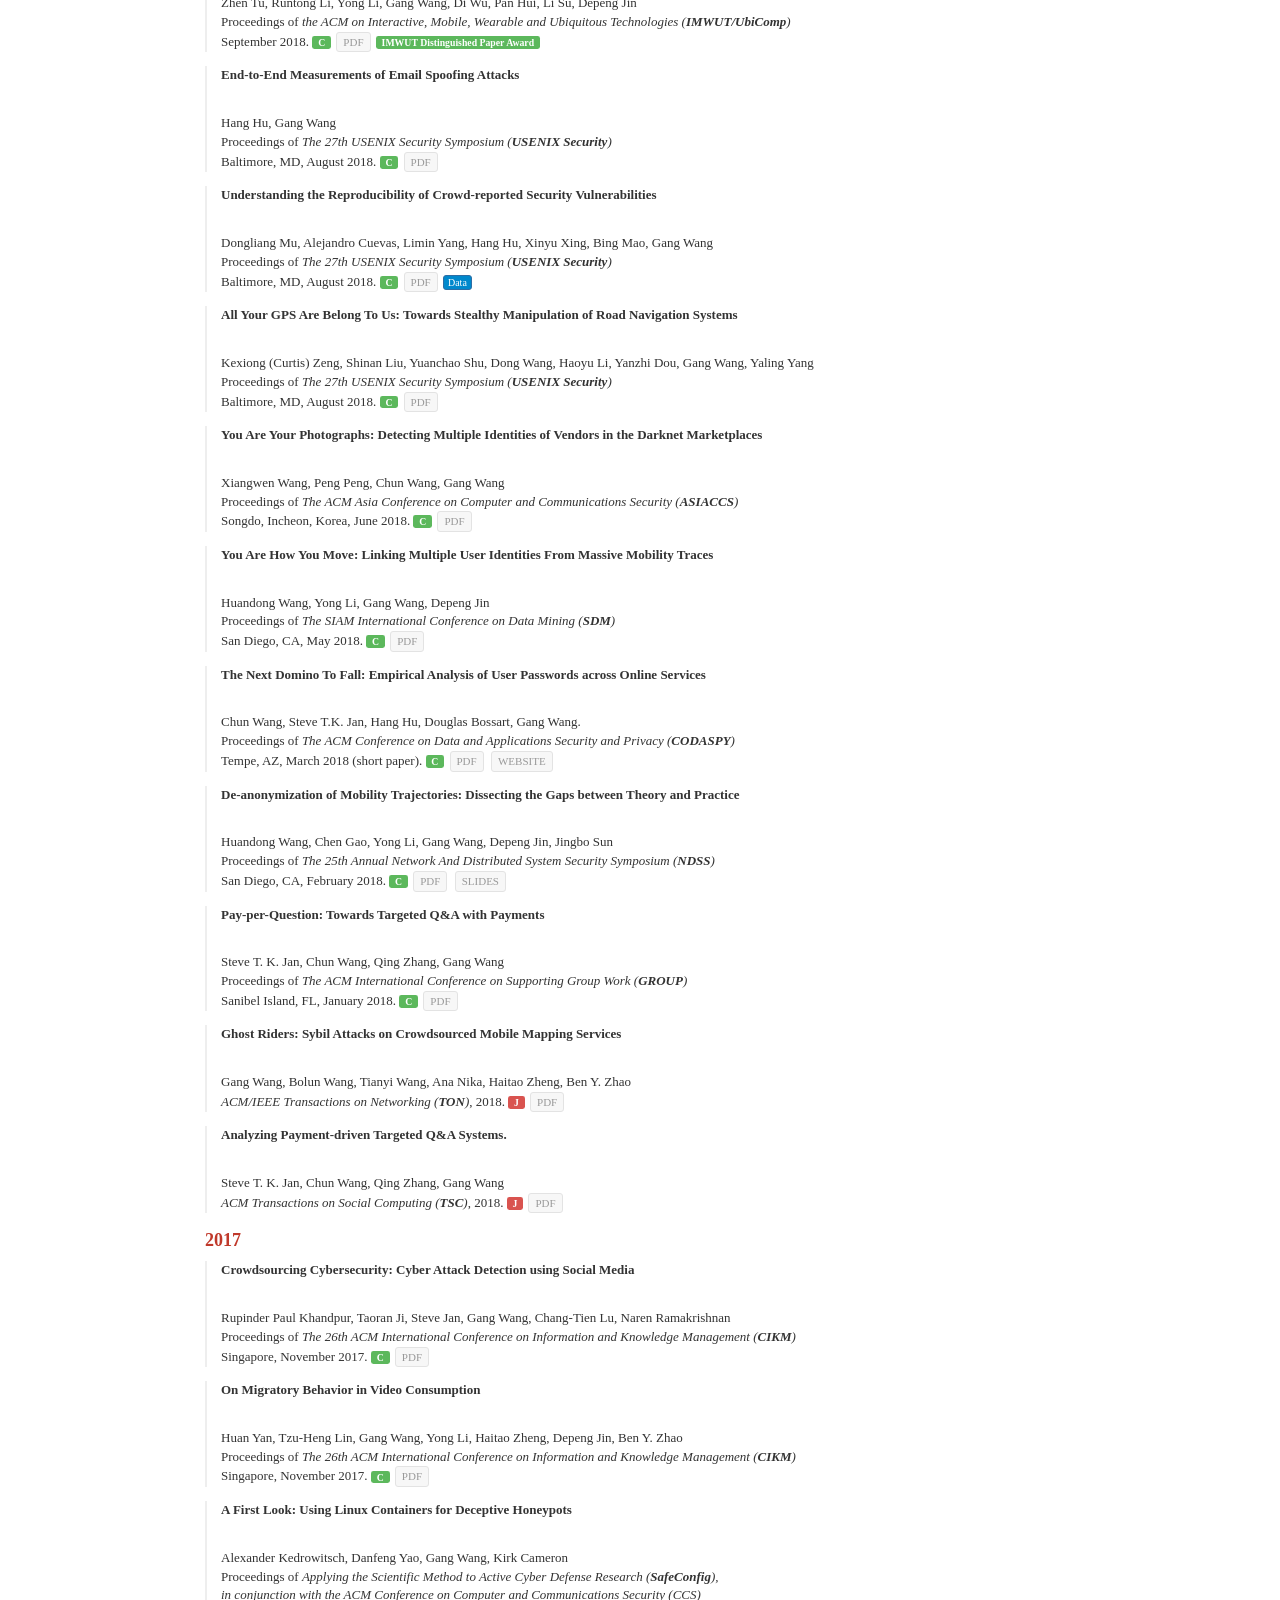
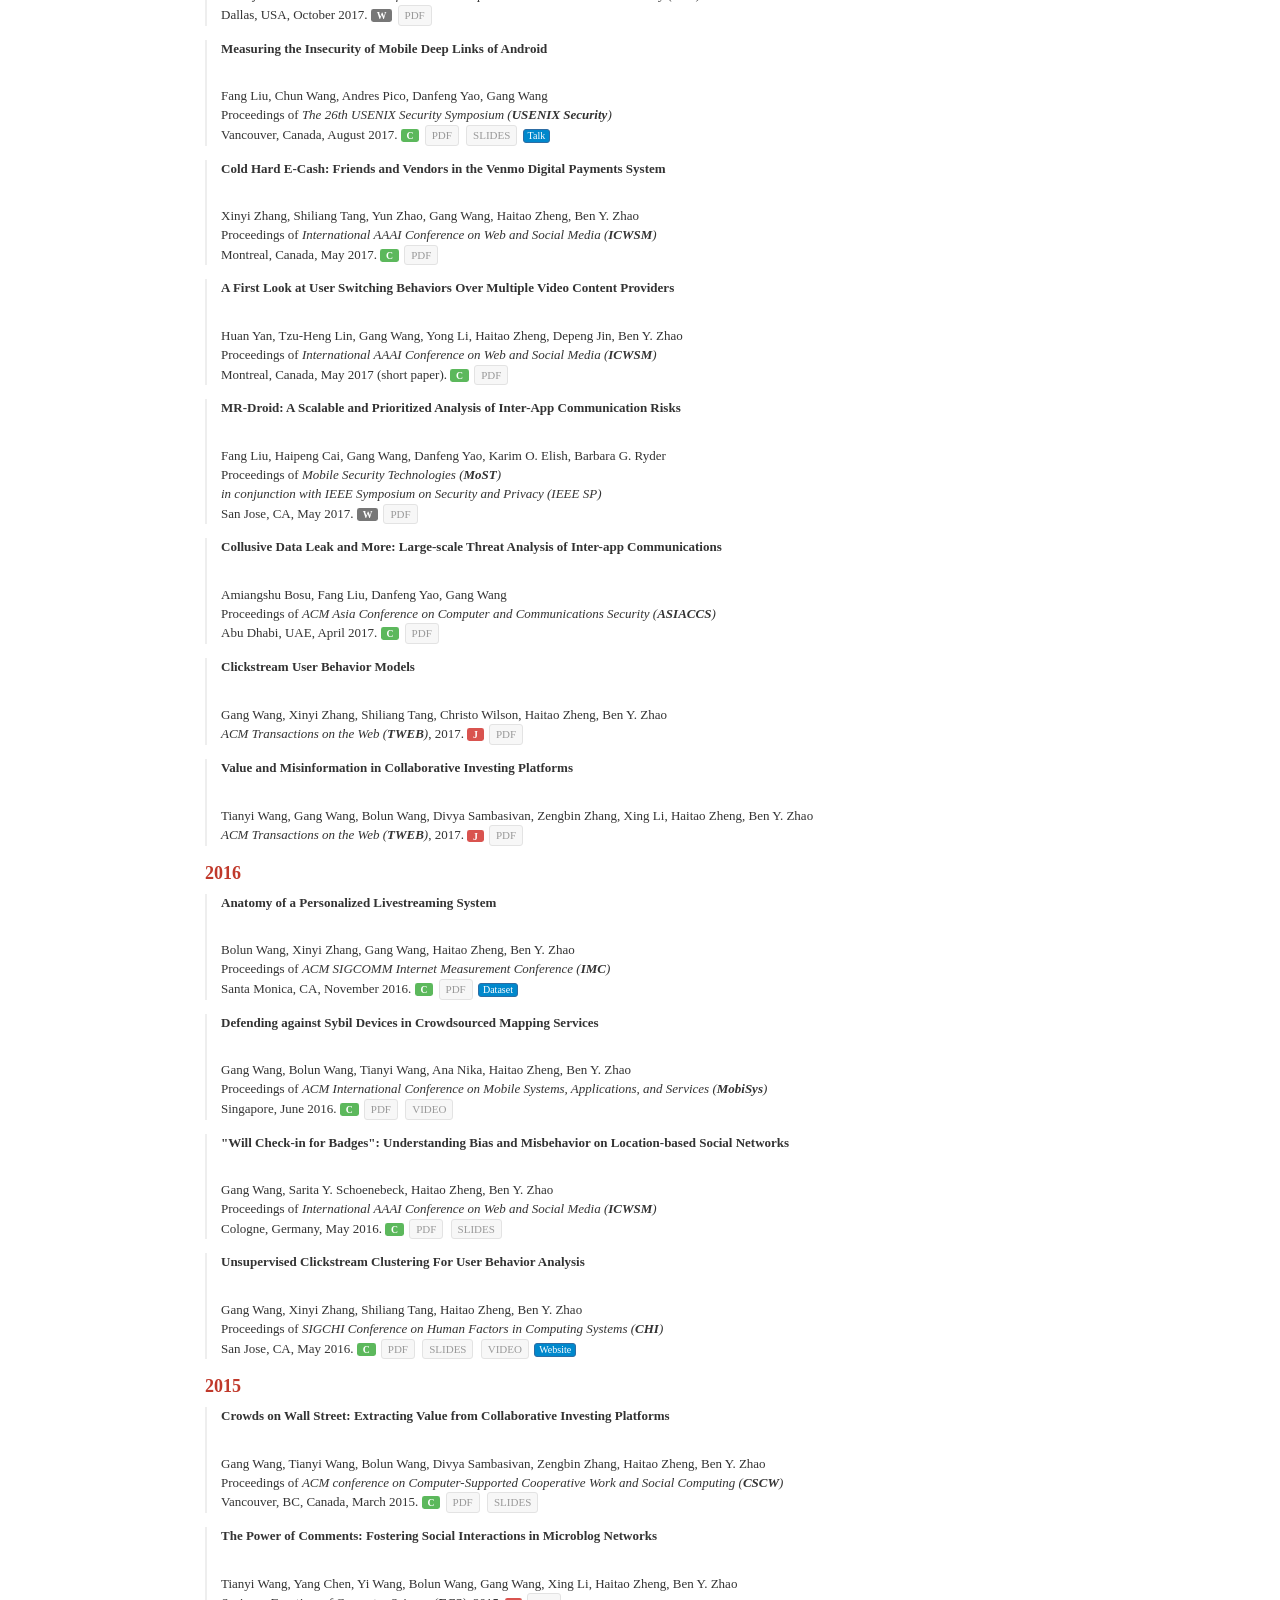
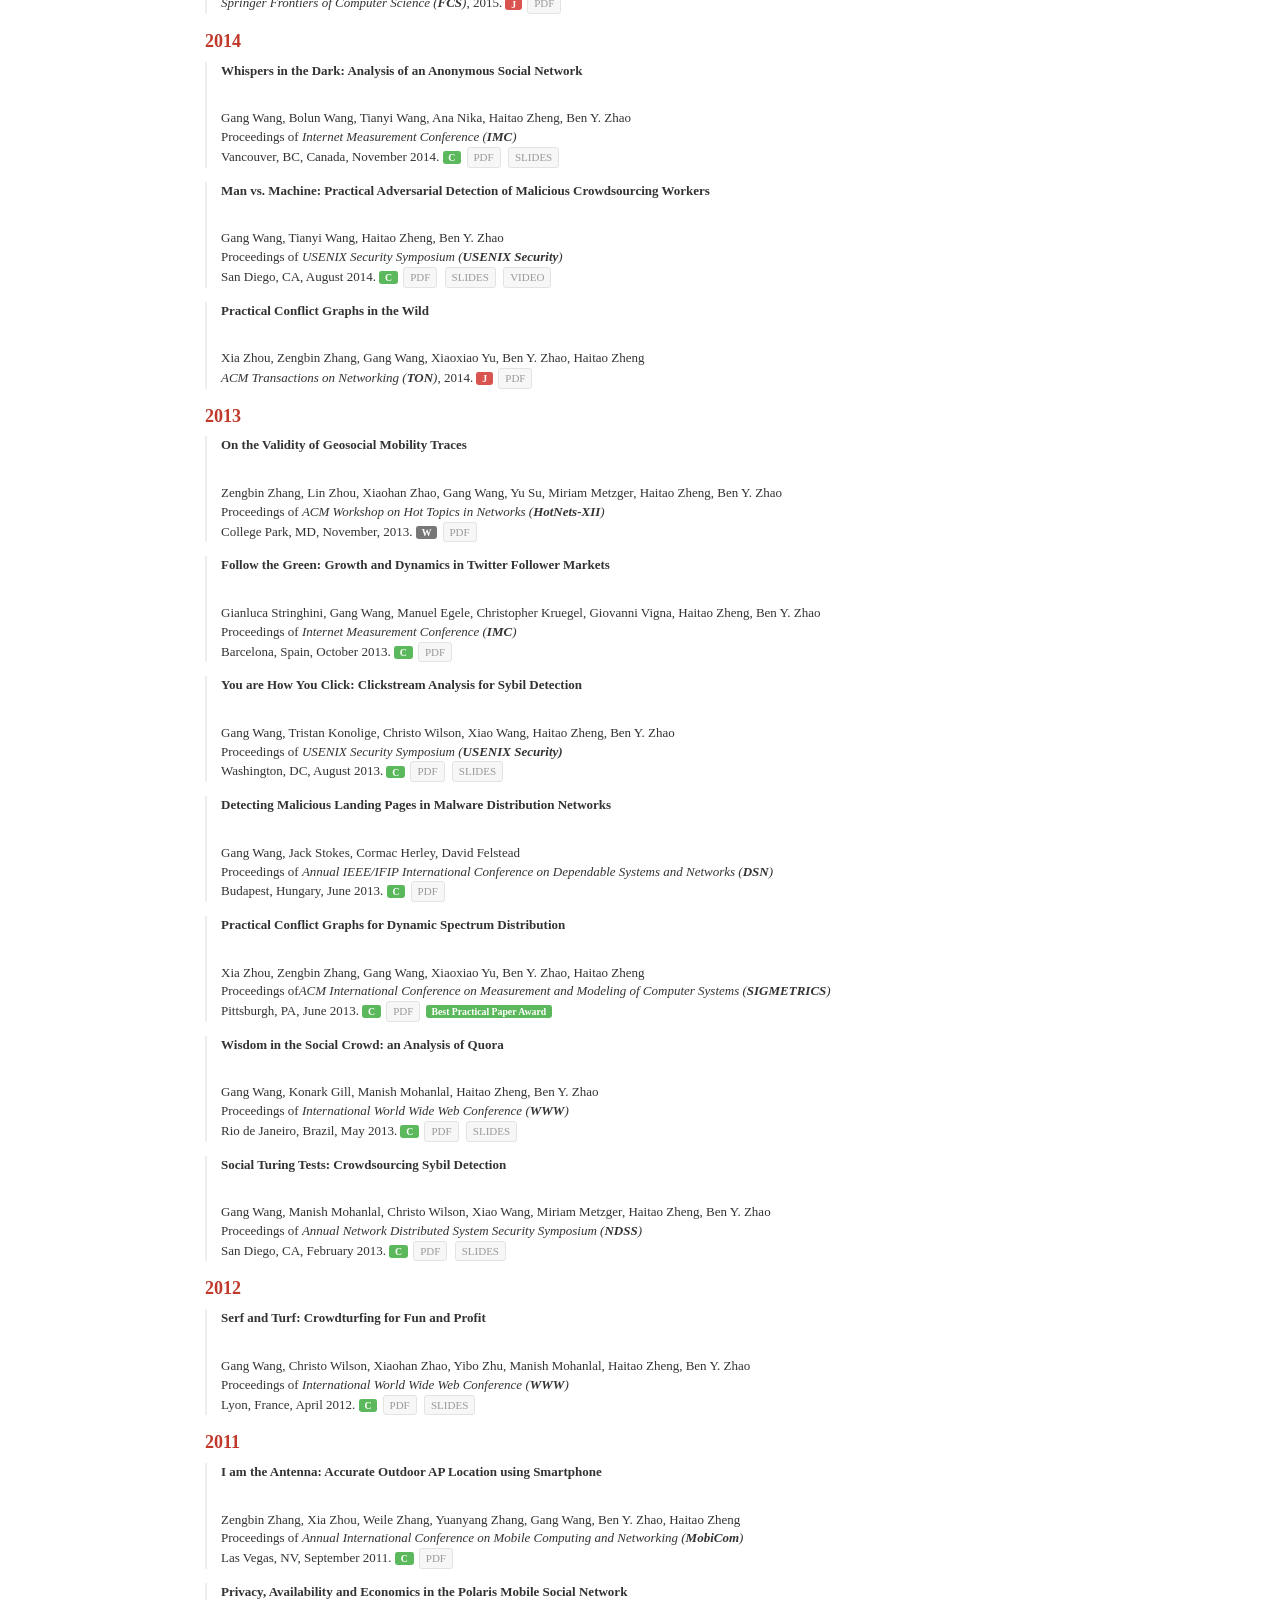
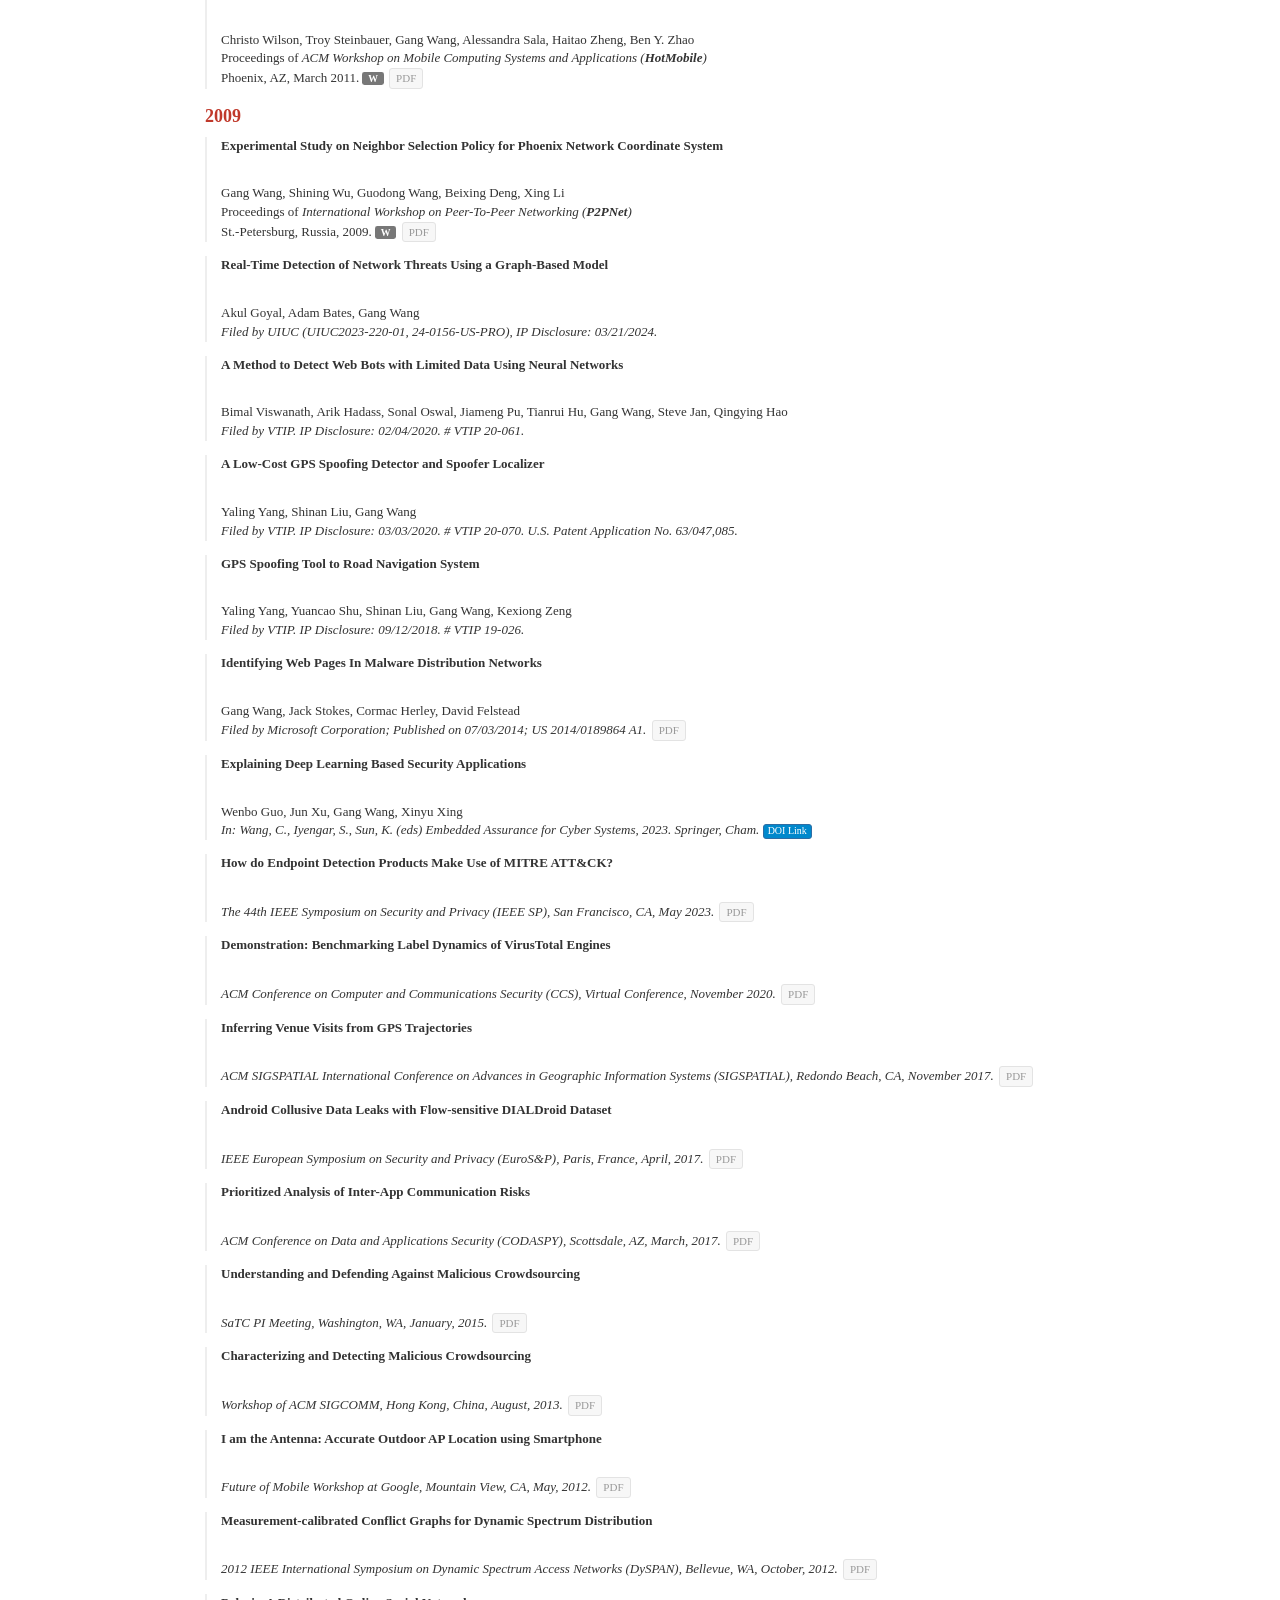
<file: gangwang/index.html>
<!DOCTYPE html>
<html lang="en">
<head>
  <meta http-equiv="Content-Type" content="text/html; charset=UTF-8">
  <meta charset="utf-8">
  <meta http-equiv="X-UA-Compatible" content="IE=edge">
  <title>Gang Wang</title>
  <meta name="description" content="Personal homepage of Gang Wang, a Research Scientist at ByteDance and Associate Professor of Computer Science at the University of Illinois Urbana-Champaign (on academic leave since June 2025).">
  <meta name="author" content="Gang Wang">
  <link rel="canonical" href="https://xx3416.github.io/gangwang/">
  <link rel="icon" type="image/svg+xml" href="/image/avatar.svg">

  <link href="/css/bootstrap.css" rel="stylesheet" media="screen">
  <link href="/css/non-responsive.css" rel="stylesheet">
  <link href="/css/site.css" rel="stylesheet" media="screen">
  <script src="/css/jquery-1.10.2.min.js"></script>
  <script src="/css/bootstrap.min.js"></script>
</head>

<body id="home">

  <div class="navbar navbar-default navbar-fixed-top">
    <div class="container">
      <a class="navbar-brand" href="#home">Gang Wang</a>
      <a class="navbar-brand affiliation-brand" href="#home"><span class="affiliation">ByteDance</span></a>

      <button class="navbar-toggle collapsed" type="button" data-toggle="collapse" data-target="#navbar-main" aria-expanded="false">
        <span class="icon-bar"></span>
        <span class="icon-bar"></span>
        <span class="icon-bar"></span>
      </button>

      <div class="navbar-collapse collapse" id="navbar-main">
        <ul class="nav navbar-nav navbar-right">
          <li><a href="#home">Home</a></li>
          <li><a href="#about">About</a></li>
          <li><a href="#publications">Publications</a></li>
          <li><a href="#press">Press</a></li>
          <li><a href="#activities">Activities</a></li>
          <li><a href="#datasets">Datasets</a></li>
          <li><a href="#news-archive">News</a></li>
        </ul>
      </div>
    </div>
  </div>

  <div class="container page-wrap">

    <header class="profile-header">
      <img class="avatar-lg" src="/image/avatar.svg" alt="Gang Wang" />
      <div class="profile-text">
        <h1>Gang Wang</h1>
        <p class="profile-role">Research Scientist &middot; ByteDance</p>
        <p class="profile-note">On academic leave from the University of Illinois Urbana-Champaign since June 2025</p>
      </div>
    </header>

    <section id="about" class="page-section">
      <h2>About</h2>

            <p id="about">I am a <b>Research Scientist at ByteDance</b>, currently on <b>academic leave from the
            University of Illinois Urbana-Champaign (UIUC) since June 2025</b>. Before that, I was an
            Associate Professor of Computer Science in the
            <a href="https://siebelschool.illinois.edu">Siebel School of Computing and Data Science</a> at
            <a href="https://illinois.edu/">UIUC</a>, and the Associate Director of the
            <a href="https://asks.grainger.illinois.edu/">Capital One Illinois Center for Generative AI Safety, Knowledge Systems, and Cybersecurity (ASKS)</a>.
            I am also affiliated with the
            <a href="https://ece.illinois.edu/">Department of Electrical and Computer Engineering</a> (by courtesy),
            <a href="https://spri.engr.illinois.edu/">Security and Privacy Research at Illinois (SPRAI)</a>,
            <a href="http://informatics.web.illinois.edu/faculty-affiliates/">Informatics Programs of School of Information Sciences</a>, and
            <a href="https://csl.illinois.edu/">Coordinated Science Laboratory (CSL)</a>.
            My research aims to make it easier to build explainable and robust data-driven solutions to safeguard Internet systems and augment human's ability to perform security-related tasks. I am interested in a range of topics in Security and Privacy, Machine Learning, and Internet Measurement. My recent projects are focused on the security of social computing systems, cybercrime, adversarial machine learning, and machine learning explanation. I actively publish in conferences such as Usenix Security/CCS/NDSS/Oakland, IMC/WWW, and IMWUT/CHI.
            I am a recipient of the <b>NSF CAREER Award</b> (2018), <b>Amazon Research Award</b> (2021),
            <b>Google Faculty Research Award</b> (2017), <b>IMWUT Distinguished Paper Award</b> (2019),
            <b>ACM CCS Outstanding Paper Award</b> (2018), and
            <b>SIGMETRICS Best Practical Paper Award</b> (2013).</p>

            <p>
            I am part of the NSF AI Institute for Agent-based Cyber Threat Intelligence and Operation (<a href="https://action.ucsb.edu/research">ACTION</a>)
            and the Expedition Project for Learning Directed Operating System (<a href="https://ldos.utexas.edu">LDOS</a>).</p>

            <p>
            Before joining UIUC, I worked as an Assistant Professor at Virginia Tech from 2016 to 2019. I obtained my Ph.D. from UC Santa Barbara in 2016 under the supervision of Ben Y. Zhao and Heather Zheng. I received my bachelor's degree from Tsinghua University in 2010. I spent two summers at Microsoft Research Redmond in 2011 and 2014.</p>

    </section>

    <section id="publications" class="page-section">
      <h2>Publications</h2>
      <p class="text-muted"><small>The documents listed below have been provided by the contributing authors as a means to ensure timely dissemination of scholarly and technical work on a noncommercial basis. Copyright and all rights therein are maintained by the authors or by other copyright holders.</small></p>
      <p class="text-muted"><small>
        <span class="label label-success">C</span> Conference Proceeding |
        <span class="label label-danger">J</span> Journal Article |
        <span class="label label-default">W</span> Workshop Proceeding
      </small></p>
<h4 class="pub-year">2025</h4>
            <ul>
              <li><p><strong>PurpCode: Reasoning for Safer Code Generation</strong></p><br /> Jiawei Liu, Nirav Diwan, Zhe Wang, Haoyu Zhai, Xiaona Zhou, Kiet A. Nguyen, Tianjiao Yu, Muntasir Wahed, Yinlin Deng, Hadjer Benkraouda, Yuxiang Wei, Lingming Zhang, Ismini Lourentzou, Gang Wang <br /> Proceedings of <em>The Thirty-Ninth Annual Conference on Neural Information Processing Systems (<strong>NeurIPS</strong>)</em> <br/> San Diego, CA, December 2025. <span class="label label-success">C</span> <span class="offlink">PDF</span> <span class="label label-success">Winner of Amazon Nova AI Challenge 2025</span> </li>
              <li><p><strong>MOCHA: Are Code Language Models Robust Against Multi-Turn Malicious Coding Prompts?</strong></p><br /> Muntasir Wahed, Xiaona Zhou, Kiet A. Nguyen, Tianjiao Yu, Nirav Diwan, Gang Wang, Dilek Hakkani-Tür, Ismini Lourentzou<br /> Proceedings of <em>the 2025 Conference on Empirical Methods in Natural Language Processing (<strong>EMNLP</strong>) -- Findings</em> <br/> Suzhou, China, November 2025. <span class="label label-success">C</span> <span class="offlink">PDF</span> </li>
              <li><p><strong>Can You Walk Me Through It? Explainable SMS Phishing Detection using LLM-based Agents</strong></p><br /> Yizhu Wang, Haoyu Zhai, Chenkai Wang, Qingying Hao, Nick A. Cohen, Roopa Foulger, Jonathan A. Handler, Gang Wang<br /> Proceedings of <em>the 21st Symposium on Usable Privacy and Security (<strong>SOUPS</strong>)</em> <br /> Seattle, WA, August 2025. <span class="label label-success">C</span> <span class="offlink">PDF</span> </li>
              <li><p><strong>Email Spoofing with SMTP Smuggling: How the Shared Email Infrastructures Magnify this Vulnerability</strong></p><br /> Chuhan Wang, Chenkai Wang, Songyi Yang, Sophia Liu, Jianjun Chen, Haixin Duan, Gang Wang<br /> Proceedings of <em>The 34th USENIX Security Symposium (<strong>USENIX Security</strong>)</em> <br /> Seattle, WA, August 2025. <span class="label label-success">C</span> <span class="offlink">PDF</span> </li>
              <li><p><strong>SoK: Towards Effective Automated Vulnerability Repair</strong></p><br /> Ying Li, Faysal Hossain Shezan, Bomin Wei, Gang Wang, Yuan Tian<br /> Proceedings of <em>The 34th USENIX Security Symposium (<strong>USENIX Security</strong>)</em> <br /> Seattle, WA, August 2025. <span class="label label-success">C</span> <span class="offlink">PDF</span> </li>
              <li><p><strong>The Emperor's New Clothes in Benchmarking? A Rigorous Examination of Mitigation Strategies for LLM Benchmark Data Contamination</strong></p><br /> Yifan Sun, Han Wang, Dongbai Li, Gang Wang, Huan Zhang<br /> Proceedings of <em>The 42nd International Conference on Machine Learning (<strong>ICML</strong>)</em> <br /> Vancouver, Canada, July 2025. <span class="label label-success">C</span> <span class="offlink">PDF</span> </li>
              <li><p><strong>Towards Continuous Integrity Attestation and Its Challenges in Practice: A Case Study of Keylime</strong></p><br /> Margie Ruffin, Chenkai Wang, Gheorghe Almasi, Abdulhamid Adebayo, Hubertus Franke, Gang Wang<br /> Proceedings of <em>The Annual IEEE/IFIP International Conference on Dependable Systems and Networks (<strong>DSN</strong>)</em> <br /> Naples, Italy, June 2025. <span class="label label-success">C</span> <span class="offlink">PDF</span> </li>
              <li><p><strong>Steering Away from Harm: An Adaptive Approach to Defending Vision Language Model Against Jailbreaks</strong></p><br /> Han Wang, Gang Wang, Huan Zhang<br /> Proceedings of <em>The IEEE/CVF Computer Vision and Pattern Recognition Conference (<strong>CVPR</strong>)</em> <br /> Nashville, TN, June 2025. <span class="label label-success">C</span> <span class="offlink">PDF</span> </li>
              <li><p><strong>A Study of Training Strategies on Enhancing Human Detection of Deepfake Images</strong></p><br /> Aiping Xiong, Haeseung Seo, Ester C. Chen, Margie Ruffin, Gang Wang, Dongwon Lee<br /> Proceedings of <em>The International AAAI Conference on Web and Social Media (<strong>ICWSM</strong>)</em> <br /> Copenhagen, Denmark, June 2025. <span class="label label-success">C</span> <span class="offlink">PDF</span> </li>
              <li><p><strong>You Can’t Judge a Binary by Its Header: Data-Code Separation for Non-Standard ARM Binaries using Pseudo Labels</strong></p><br /> Hadjer Benkraouda, Nirav Diwan, Gang Wang<br /> Proceedings of <em>the 46th IEEE Symposium on Security and Privacy (<strong>IEEE SP</strong>)</em> <br /> San Francisco, CA, May 2025. <span class="label label-success">C</span> <span class="offlink">PDF</span> </li>
              <li><p><strong>SoK: On the Offensive Potential of AI</strong></p><br /> Saskia Laura Schröer, Giovanni Apruzzese, Soheil Human, Pavel Laskov, Hyrum S. Anderson, Edward W.N. Bernroider, Aurore Fass, Ben Nassi, Vera Rimmer, Fabio Roli, Samer Salam, Ashley Shen, Ali Sunyaev, Tim Wadhwa-Brown, Isabel Wagner, Gang Wang<br /> Proceedings of <em>The IEEE Secure and Trustworthy Machine Learning Conference (<strong>SaTML</strong>)</em> <br /> Copenhagen, Denmark, April 2025. <span class="label label-success">C</span> <span class="offlink">PDF</span> </li>
              <li><p><strong>The Emperor's New Clothes in Benchmarking? A Rigorous Examination of Mitigation Strategies for LLM Benchmark Data Contamination</strong></p><br /> Yifan Sun, Han Wang, Dongbai Li, Gang Wang, Huan Zhang<br /> Proceedings of <em>the ICLR Workshop on Navigating and Addressing Data Problems for Foundation Models (<strong>DATA-FM</strong>)</em> <br /> in conjunction with IEEE/CVF Computer Vision and Pattern Recognition Conference (CVPR)<br /> Singapore, April 2025. <span class="label label-default">W</span> <span class="offlink">PDF</span> </li>
            </ul>
<h4 class="pub-year">2024</h4>
            <ul>
              <li><p><strong>Self-Supervised Probability Imputation to Estimate the External-Natural Cause of Injury Matrix</strong></p><br /> Pirouz Naghavi, Erica Naghavi, Gang Wang, Liane Ong<br /> Proceedings of <em>Machine Learning for Health Symposium (<strong>ML4H</strong>)</em> <br /> Vancouver, Canada, December 2024. <span class="label label-success">C</span> <span class="offlink">PDF</span> </li>
              <li><p><strong>How do Endpoint Detection Products use the MITRE ATT&CK Framework?</strong></p><br /> Apurva Virkud, Muhammad Adil Inam, Andy Riddle, Jason Liu, Gang Wang, Adam Bates<br /> Proceedings of <em>The 33rd USENIX Security Symposium (<strong>USENIX Security</strong>)</em> <br /> Philadelphia, PA, August 2024. <span class="label label-success">C</span> <span class="offlink">PDF</span> <span class="label label-success">Artifacts Available, Artifacts Functional, Results Reproduced</span> </li>
              <li><p><strong>It Doesn't Look Like Anything to Me: Using Diffusion Model to Subvert Visual Phishing Detectors</strong></p><br /> Qingying Hao, Nirav Diwan, Ying Yuan, Giovanni Apruzzese, Mauro Conti, Gang Wang<br /> Proceedings of <em>The 33rd USENIX Security Symposium (<strong>USENIX Security</strong>)</em> <br /> Philadelphia, PA, August 2024. <span class="label label-success">C</span> <span class="offlink">PDF</span> </li>
              <li><p><strong>True Attacks, Attack Attempts, or Benign Triggers? An Empirical Measurement of Network Alerts in a Security Operations Center</strong></p><br /> Limin Yang, Zhi Chen, Chenkai Wang, Zhenning Zhang, Sushruth Booma, Phuong Cao, Constantin Adam, Alex Withers, Zbigniew Kalbarczyk, Ravishankar K. Iyer, Gang Wang<br /> Proceedings of <em>The 33rd USENIX Security Symposium (<strong>USENIX Security</strong>)</em> <br /> Philadelphia, PA, August 2024. <span class="label label-success">C</span> <span class="offlink">PDF</span> </li>
              <li><p><strong>RICE: Breaking Through the Training Bottlenecks of Reinforcement Learning with Explanation</strong></p><br /> Zelei Cheng, Xian Wu, Jiahao Yu, Sabrina Yang, Gang Wang, Xinyu Xing<br /> Proceedings of <em>the 41st International Conference on Machine Learning (<strong>ICML</strong>)</em> <br /> Vienna, Austria, July 2024 <span class="label label-success">C</span> <span class="offlink">PDF</span> <span class="label label-success">Spotlight</span> </li>
              <li><p><strong>Does It Matter Who Said It? Exploring the Impact of Deepfake-Enabled Profiles On User Perception Towards Disinformation</strong></p><br /> Margie Ruffin, Haeseung Seo, Aiping Xiong, Gang Wang<br /> Proceedings of <em>The International AAAI Conference on Web and Social Media (<strong>ICWSM</strong>)</em> <br /> Buffalo, NY, June 2024. <span class="label label-success">C</span> <span class="offlink">PDF</span> </li>
              <li><p><strong>Practical Region-level Attack against Segment Anything Models</strong></p><br /> Yifan Shen, Zhengyuan Li, and Gang Wang<br /> Proceedings of <em>The IEEE CVPR Workshop on Fair, Data-efficient, and Trusted Computer Vision (<strong>TCV</strong>)</em> <br /> in conjunction with IEEE/CVF Computer Vision and Pattern Recognition Conference (CVPR)<br /> Seattle, WA, June 2024. <span class="label label-default">W</span> <span class="offlink">PDF</span> </li>
              <li><p><strong>It's Trying Too Hard To Look Real: Deepfake Moderation Mistakes and Identity-Based Bias</strong></p><br /> Jaron Mink, Miranda Wei, Collins W. Munyendo, Kurt Hugenberg, Tadayoshi Kohno, Elissa M. Redmiles, Gang Wang<br /> Proceedings of <em>ACM CHI Conference on Human Factors in Computing Systems (<strong>CHI</strong>)</em> <br /> Honolulu, HI, May 2024. <span class="label label-success">C</span> <span class="offlink">PDF</span> </li>
              <li><p><strong>VeriSMS: A Message Verification System for Inclusive Patient Outreach against Phishing Attacks</strong></p><br /> Chenkai Wang, Zhuofan Jia, Hadjer Benkraouda, Cody Zevnik, Nicholas Heuermann, Roopa Foulger, Jonathan A. Handler, Gang Wang<br /> Proceedings of <em>ACM CHI Conference on Human Factors in Computing Systems (<strong>CHI</strong>)</em> <br /> Honolulu, HI, May 2024. <span class="label label-success">C</span> <span class="offlink">PDF</span> </li>
              <li><p><strong>Are Adversarial Phishing Webpages a Threat in Reality? Understanding the Users’ Perception of Adversarial Webpages</strong></p><br /> Ying Yuan, Qingying Hao, Giovanni Apruzzese, Mauro Conti, and Gang Wang<br /> Proceedings of <em>The ACM Web Conference (<strong>WWW</strong>)</em> <br /> Singapore, May 2024. <span class="label label-success">C</span> <span class="offlink">PDF</span> <span class="label label-success">Oral</span> </li>
              <li><p><strong>R-CAID: Embedding Root Cause Analysis within Provenance-based Intrusion Detection</strong></p><br /> Akul Goyal, Gang Wang, Adam Bates<br /> Proceedings of <em>The 45th IEEE Symposium on Security and Privacy (<strong>IEEE SP</strong>)</em> <br /> San Francisco, CA, May 2024. <span class="label label-success">C</span> <span class="offlink">PDF</span> </li>
              <li><p><strong>FreePart: Hardening Data Processing Software via Framework-based Partitioning and Isolation</strong></p><br /> Ali Ahad, Gang Wang, Chung Hwan Kim, Suman Jana, Zhiqiang Lin, Yonghwi Kwon<br /> Proceedings of <em>the ACM International Conference on Architectural Support for Programming Languages and Operating Systems (<strong>ASPLOS</strong>)</em> <br /> CA, March 2024. <span class="label label-success">C</span> <span class="offlink">PDF</span> </li>
            </ul>
<h4 class="pub-year">2023</h4>
            <ul>
              <li><p><strong>On a Foundation Model for Operating Systems</strong></p><br /> Divyanshu Saxena, Nihal Sharma, Donghyun Kim, Rohit Dwivedula, Jiayi Chen, Chenxi Yang, Sriram Ravula, Zichao Hu, Aditya Akella, Sebastian Angel, Joydeep Biswas, Swarat Chaudhuri, Isil Dillig, Alex Dimakis, Daehyeok Kim, Christopher Rossbach, Gang Wang<br /> Proceedings of <em>Machine Learning for Systems Workshop (<strong>MLSys</strong>)</em> <br /> in conjunction with Conference on Neural Information Processing Systems (NeurIPS)<br /> New Orleans, LA, December 2023. <span class="label label-default">W</span> <span class="offlink">PDF</span> </li>
              <li><p><strong>How to Cover up Anomalous Accesses to Electronic Health Records</strong></p><br /> Xiaojun Xu, Qingying Hao, Zhuolin Yang, Bo Li, David Liebovitz, Gang Wang, Carl Gunter<br /> Proceedings of <em>The 32nd USENIX Security Symposium (<strong>USENIX Security</strong>)</em> <br /> Anaheim, CA, August 2023. <span class="label label-success">C</span> <span class="offlink">PDF</span> </li>
              <li><p><strong>AIRS: Explanation for Deep Reinforcement Learning based Security Applications</strong></p><br /> Jiahao Yu, Wenbo Guo, Qi Qin, Gang Wang, Ting Wang, Xinyu Xing<br /> Proceedings of <em>The 32nd USENIX Security Symposium (<strong>USENIX Security</strong>)</em> <br /> Anaheim, CA, August 2023. <span class="label label-success">C</span> <span class="offlink">PDF</span> </li>
              <li><p><strong>SenRev: Measurement of Personal Information Disclosure in Online Health Communities</strong></p><br /> Faysal Hossain Shezan, Minjun Long, David Hasani, Gang Wang, Yuan Tian<br /> Proceedings of <em>Privacy Enhancing Technologies Symposium (<strong>PoPETs/PETS</strong>)</em> <br /> Lausanne, Switzerland, July 2023. <span class="label label-success">C</span> <span class="offlink">PDF</span> </li>
              <li><p><strong>Everybody’s Got ML, Tell Me What Else You Have: Practitioners' Perception of ML-Based Security Tools and Explanations</strong></p><br /> Jaron Mink, Hadjer Benkraouda, Limin Yang, Arridhana Ciptadi, Ali Ahmadzadeh, Daniel Votipka, Gang Wang<br /> Proceedings of <em>The 44th IEEE Symposium on Security and Privacy (<strong>IEEE SP</strong>)</em> <br /> San Francisco, CA, May 2023. <span class="label label-success">C</span> <span class="offlink">PDF</span> </li>
              <li><p><strong>Jigsaw Puzzle: Selective Backdoor Attack to Subvert Malware Classifiers</strong></p><br /> Limin Yang, Zhi Chen, Jacopo Cortellazzi, Feargus Pendlebury, Kevin Tu, Fabio Pierazzi, Lorenzo Cavallaro, Gang Wang.<br /> Proceedings of <em>The 44th IEEE Symposium on Security and Privacy (<strong>IEEE SP</strong>)</em> <br /> San Francisco, CA, May 2023. <span class="label label-success">C</span> <span class="offlink">PDF</span> </li>
              <li><p><strong>Design and Evaluation of Inclusive Email Security Indicators for People with Visual Impairments</strong></p><br /> Yaman Yu, Saidivya Ashok, Smirity Kaushik, Yang Wang, Gang Wang<br /> Proceedings of <em>The 44th IEEE Symposium on Security and Privacy (<strong>IEEE SP</strong>)</em> <br /> San Francisco, CA, May 2023. <span class="label label-success">C</span> <span class="offlink">PDF</span> </li>
              <li><p><strong>Is It Overkill? Analyzing Feature-Space Concept Drift in Malware Detectors</strong></p><br /> Zhi Chen, Zhenning Zhang, Zeliang Kan, Limin Yang, Jacopo Cortellazzi, Feargus Pendlebury, Fabio Pierazzi, Lorenzo Cavallaro, Gang Wang<br /> Proceedings of <em>Deep Learning Security and Privacy Workshop (<strong>DLSP</strong>),</em> <br /> in conjunction with IEEE Symposium on Security and Privacy (IEEE SP)<br /> San Francisco, CA, May 2023. <span class="label label-default">W</span> <span class="offlink">PDF</span> </li>
              <li><p><strong>Sometimes, You Aren’t What You Do: Mimicry Attacks against Provenance Graph Host Intrusion Detection Systems</strong></p><br /> Akul Goyal, Xueyuan Han, Gang Wang, Adam Bates<br /> Proceedings of <em>The Network and Distributed System Security Symposium (<strong>NDSS</strong>)</em> <br /> San Diego, CA, February 2023. <span class="label label-success">C</span> <span class="offlink">PDF</span> </li>
              <li><p><strong>Explaining Why Fake Photos are Fake: Does It Work?</strong></p><br /> Margie Ruffin, Gang Wang, Kirill Levchenko<br /> Proceedings of <em>ACM International Conference on Supporting Group Work (<strong>GROUP</strong>)</em> <br />Sanibel Island, FL, January 2023. <span class="label label-success">C</span> <span class="offlink">PDF</span> </li>
            </ul>
<h4 class="pub-year">2022</h4>
            <ul>
              <li><p><strong>Casing the Vault: Security Analysis of Vault Applications</strong></p><br /> Margie Ruffin, Israel Lopez-Toledo, Kirill Levchenko, Gang Wang<br /> Proceedings of <em>Workshop on Privacy in the Electronic Society (<strong>WPES</strong>)</em>, <br /> in conjunction with ACM Conference on Computer and Communications Security (CCS)<br /> Los Angeles, CA, November 2022. <span class="label label-default">W</span> <span class="offlink">PDF</span> </li>
              <li><p><strong>DeepPhish: Understanding User Trust Towards Artificially Generated Profiles in Online Social Networks</strong></p><br /> Jaron Mink, Licheng Luo, Natã M. Barbosa, Olivia Figueira, Yang Wang, Gang Wang<br /> Proceedings of <em>The 31st USENIX Security Symposium (<strong>USENIX Security</strong>)</em><br /> Boston, MA, August 2022. <span class="label label-success">C</span> <span class="offlink">PDF</span> <a href="https://jaronm.ink/deepphish/" class="btn btn-primary btn-xs">Website</a> <span class="label label-success">Artifacts Available, Artifacts Functional, Results Reproduced</span> </li>
              <li><p><strong>Revisiting Email Forwarding Security under the Authenticated Received Chain Protocol</strong></p><br /> Chenkai Wang, Gang Wang<br /> Proceedings of <em>The ACM Web Conference (<strong>WWW</strong>)</em><br /> Lyon, France. April 2022. <span class="label label-success">C</span> <span class="offlink">PDF</span> <span class="label label-success">Mozilla Bug Bounty $1,000</span> </li>
              <li><p><strong>Beyond Bot Detection: Combating Fraudulent Online Survey Takers</strong></p><br /> Ziyi Zhang, Shuofei Zhu, Jaron Mink, Aiping Xiong, Linhai Song, Gang Wang<br /> Proceedings of <em>The ACM Web Conference (<strong>WWW</strong>)</em><br /> Lyon, France. April 2022. <span class="label label-success">C</span> <span class="offlink">PDF</span> </li>
              <li><p><strong>An In-depth Analysis of Duplicated Linux Kernel Bug Reports</strong></p><br /> Dongliang Mu, Yuhang Wu, Yueqi Chen, Zhenpeng Lin, Chensheng Yu, Xinyu Xing, Gang Wang<br /> Proceedings of <em>The Network and Distributed System Security Symposium (<strong>NDSS</strong>)</em><br /> San Diego, CA, February 2022. <span class="label label-success">C</span> <span class="offlink">PDF</span> </li>
            </ul>
<h4 class="pub-year">2021</h4>
            <ul>
              <li><p><strong>Measuring DNS-over-HTTPS Performance Around the World</strong></p><br /> Rishabh Chhabra, Paul Murley, Deepak Kumar, Michael Bailey, Gang Wang<br /> Proceedings of <em>The ACM Internet Measurement Conference (<strong>IMC</strong>)</em><br /> Virtual Event, November 2021. <span class="label label-success">C</span> <span class="offlink">PDF</span> </li>
              <li><p><strong>It's Not What It Looks Like: Manipulating Perceptual Hashing based Applications</strong></p><br /> Qingying Hao, Licheng Luo, Steve TK Jan, Gang Wang<br /> Proceedings of <em>The ACM Conference on Computer and Communications Security (<strong>CCS</strong>)</em><br /> Seoul, South Korea, November 2021. <span class="label label-success">C</span> <span class="offlink">PDF</span> <span class="offlink">Video</span> </li>
              <li><p><strong>Who Am I? A Design Probe Exploring Real-Time Transparency About Online and Offline User Profiling Underlying Targeted Ads</strong></p><br /> Natã Miccael Barbosa, Gang Wang, Blase Ur, Yang Wang<br /> Proceedings of <em>The ACM on Interactive, Mobile, Wearable and Ubiquitous Technologies (<strong>IMWUT/UbiComp</strong>)</em><br /> September 2021. <span class="label label-success">C</span> <span class="offlink">PDF</span> </li>
              <li><p><strong>Double-Cross Attacks: Subverting Active Learning Systems</strong></p><br /> Jose Rodrigo Sanchez Vicarte, Gang Wang, Christopher Fletcher<br /> Proceedings of <em>The 30th USENIX Security Symposium (<strong>USENIX Security</strong>)</em><br /> Vancouver, BC, Canada, August 2021. <span class="label label-success">C</span> <span class="offlink">PDF</span> </li>
              <li><p><strong>CADE: Detecting and Explaining Concept Drift Samples for Security Applications</strong></p><br /> Limin Yang, Wenbo Guo, Qingying Hao, Arridhana Ciptadi, Ali Ahmadzadeh, Xinyu Xing, Gang Wang<br /> Proceedings of <em>The 30th USENIX Security Symposium (<strong>USENIX Security</strong>)</em><br /> Vancouver, BC, Canada, August 2021. <span class="label label-success">C</span> <span class="offlink">PDF</span> <span class="offlink">Supplementary</span> <span class="label label-success">Artifact Evaluated</span> </li>
              <li><p><strong>Assessing Browser-level Defense against IDN-based Phishing</strong></p><br /> Hang Hu*, Steve T.K. Jan*, Yang Wang, Gang Wang<br /> Proceedings of <em>The 30th USENIX Security Symposium (<strong>USENIX Security</strong>)</em><br /> Vancouver, BC, Canada, August 2021. <span class="label label-success">C</span> <span class="offlink">PDF</span> <br /> <small>(*Co-first authors with equal contribution) </small> </li>
              <li><p><strong>Stars Can Tell: A Robust Method to Defend against GPS Spoofing using Off-the-shelf Chipset</strong></p><br /> Shinan Liu*, Xiang Cheng*, Hanchao Yang, Yuanchao Shu, Xiaoran Weng, Ping Guo, Kexiong (Curtis) Zeng, Gang Wang, Yaling Yang<br /> Proceedings of <em>The 30th USENIX Security Symposium (<strong>USENIX Security</strong>)</em><br /> Vancouver, BC, Canada, August 2021. <span class="label label-success">C</span> <span class="offlink">PDF</span> <a href="https://sites.google.com/uchicago.edu/starscantell" class="btn btn-primary btn-xs">Website</a> <a href="https://drive.google.com/drive/folders/1LlvrtDNnt_MIO7oNHhA9LEjyiPK8U2oT?usp=sharing" class="btn btn-primary btn-xs">Data</a> <span class="label label-success">Artifact Evaluated</span> <br /> <small>(*Co-first authors with equal contribution) </small> </li>
              <li><p><strong>Measuring User Perception for Detecting Unexpected Access to Sensitive Resource in Mobile Apps</strong></p><br /> Trung Tin Nguyen, Duc Cuong Nguyen, Michael Schilling, Gang Wang, Michael Backes<br /> Proceedings of <em>The ACM Asia Conference on Computer and Communications Security (<strong>ASIACCS</strong>)</em><br /> Hong Kong, June 2021. <span class="label label-success">C</span> <span class="offlink">PDF</span> </li>
              <li><p><strong>BODMAS: An Open Dataset for Learning based Temporal Analysis of PE Malware</strong></p><br /> Limin Yang, Arridhana Ciptadi, Ali Ahmadzadeh, Gang Wang<br /> Proceedings of <em>Deep Learning and Security Workshop (<strong>DLS</strong>)</em>, <br /> in conjunction with IEEE Symposium on Security and Privacy (IEEE SP)<br /> May 2021. <span class="label label-default">W</span> <span class="offlink">PDF</span> <a href="https://whyisyoung.github.io/BODMAS/" class="btn btn-primary btn-xs">Data</a> </li>
              <li><p><strong>FARE: Enabling Fine-grained Attack Categorization under Low-quality Labeled Data</strong></p><br /> Junjie Liang, Wenbo Guo, Tongbo Luo, Vasant Honavar, Gang Wang, Xinyu Xing<br /> Proceedings of <em>The Network and Distributed System Security Symposium (<strong>NDSS</strong>)</em><br /> Virtual Conference, February 2021. <span class="label label-success">C</span> <span class="offlink">PDF</span> </li>
            </ul>
<h4 class="pub-year">2020</h4>
            <ul>
              <li><p><strong>VerHealth: Vetting Medical Voice Applications through Policy Enforcement</strong></p><br /> Faysal Hossain Shezan, Hang Hu, Gang Wang, Yuan Tian<br /> Proceedings of <em>The ACM on Interactive, Mobile, Wearable and Ubiquitous Technologies (<strong>IMWUT/UbiComp</strong>)</em><br /> December 2020. <span class="label label-success">C</span> <span class="offlink">PDF</span></li>
              <li><p><strong>Measuring and Modeling the Label Dynamics of Online Anti-Malware Engines</strong></p><br /> Shuofei Zhu, Jianjun Shi, Limin Yang, Boqin Qin, Ziyi Zhang, Linhai Song, Gang Wang<br /> Proceedings of <em>The 29th USENIX Security Symposium (<strong>USENIX Security</strong>)</em><br /> Boston, MA, August 2020. <span class="label label-success">C</span> <span class="offlink">PDF</span> <a href="https://sfzhu93.github.io/projects/vt/index.html" class="btn btn-primary btn-xs">Data</a> <span class="label label-success">Artifact Evaluated</span></li>
              <li><p><strong>Throwing Darts in the Dark? Detecting Bots with Limited Data using Neural Data Augmentation</strong></p><br /> Steve T.K. Jan, Qingying Hao, Tianrui Hu, Jiameng Pu, Sonal Oswal, Gang Wang, Bimal Viswanath<br /> Proceedings of <em>The 41st IEEE Symposium on Security and Privacy (<strong>IEEE SP</strong>)</em><br /> San Francisco, CA, May 2020. <span class="label label-success">C</span> <span class="offlink">PDF</span> <a href="https://www.youtube.com/watch?v=oW0tMLzqfb8" class="btn btn-primary btn-xs">Video</a> </li>
              <li><p><strong>A Case Study of the Security Vetting Process of Smart-home Assistant Applications</strong></p><br /> Hang Hu, Limin Yang, Shihan Lin, Gang Wang<br /> Proceedings of <em>IEEE Workshop on the Internet of Safe Things (<strong>SafeThings</strong>)</em>, <br/> in conjunction with IEEE Symposium on Security and Privacy (IEEE SP)<br /> San Francisco, CA, May 2020. <span class="label label-default">W</span> <span class="offlink">PDF</span> </li>
              <li><p><strong>Read Between the Lines: An Empirical Measurement of Sensitive Applications of Voice Personal Assistant Systems</strong></p><br /> Faysal Hossain Shezan, Hang Hu, Jiamin Wang, Gang Wang, Yuan Tian<br /> Proceedings of <em>The Web Conference (<strong>WWW</strong>)</em><br /> Taipei, April 2020. <span class="label label-success">C</span> <span class="offlink">PDF</span> <a href="https://github.com/faysalhossain2007/Read-Between-the-Lines-An-Empirical-Measurement-of-Sensitive-Applications-of-Voice-Personal-Assista" class="btn btn-primary btn-xs">Data</a> </li>
              <li><p><strong>Linking Multiple User Identities of Multiple Services from Massive Mobility Traces</strong></p><br /> Huandong Wang, Yong Li, Gang Wang, Depeng Jin<br /> <em>ACM Transactions on Intelligent Systems and Technology (<strong>TIST</strong>)</em>, 2020. <span class="label label-danger">J</span> <span class="offlink">PDF</span></li>
              <li><p><strong>On Migratory Behavior in Video Consumption</strong></p><br /> Huan Yan, Tzu-Heng Lin, Gang Wang, Yong Li, Haitao Zheng, Depeng Jin, Ben Y. Zhao<br /> <em>IEEE Transactions on Network and Service Management (<strong>TNSM</strong>)</em>, 2020. <span class="label label-danger">J</span> <span class="offlink">PDF</span></li>
            </ul>
<h4 class="pub-year">2019</h4>
            <ul>
              <li><p><strong>Security Certification in Payment Card Industry: Testbeds, Measurements, and Recommendations</strong></p><br /> Sazzadur Rahaman, Gang Wang, Danfeng Yao<br /> Proceedings of <em>The 26th ACM Conference on Computer and Communications Security (<strong>CCS</strong>)</em><br /> London, UK, November 2019. <span class="label label-success">C</span> <span class="offlink">PDF</span> <span class="label label-success">CSAW ’20 Applied Research Competition Finalist</span> </li>
              <li><p><strong>Errors, Misunderstandings, and Vulnerabilities: Analyzing the Crowdsourcing Process of Ad-blocking Systems</strong></p><br /> Mshabab Alrizah, Sencun Zhu, Xinyu Xing, Gang Wang<br /> Proceedings of <em>The ACM SIGCOMM Internet Measurement Conference (<strong>IMC</strong>)</em><br /> Amsterdam, Netherlands, October 2019. <span class="label label-success">C</span> <span class="offlink">PDF</span> </li>
              <li><p><strong>Opening the Blackbox of VirusTotal: Analyzing Online Phishing Scan Engines</strong></p><br /> Peng Peng, Limin Yang, Linhai Song, Gang Wang<br /> Proceedings of <em>The ACM SIGCOMM Internet Measurement Conference (<strong>IMC</strong>)</em><br /> Amsterdam, Netherlands, October 2019. <span class="label label-success">C</span> <span class="offlink">PDF</span></li>
              <li><p><strong>What Happens After You Leak Your Password: Understanding Credential Sharing on Phishing Sites</strong></p><br /> Peng Peng, Chao Xu, Luke Quinn, Hang Hu, Bimal Viswanath, Gang Wang<br /> Proceedings of <em>The 14th ACM Asia Conference on Information, Computer and Communications Security (<strong>ASIACCS</strong>)</em><br /> Auckland, New Zeland, July 2019. <span class="label label-success">C</span> <span class="offlink">PDF</span></li>
              <li><p><strong>Towards the Detection of Inconsistencies in Public Security Vulnerability Reports</strong></p><br /> Ying Dong, Wenbo Guo, Yueqi Chen, Xinyu Xing, Yuqing Zhang, Gang Wang<br /> Proceedings of <em>The 28th USENIX Security Symposium (<strong>USENIX Security</strong>)</em><br /> Santa Clara, CA, August 2019. <span class="label label-success">C</span> <span class="offlink">PDF</span> <a href="https://github.com/pinkymm/inconsistency_detection" class="btn btn-primary btn-xs">Data</a></li>
              <li><p><strong>Characterizing Pixel Tracking through the Lens of Disposable Email Services</strong></p><br /> Hang Hu, Peng Peng, Gang Wang<br /> Proceedings of <em>The 40th IEEE Symposium on Security and Privacy (<strong>IEEE SP</strong>)</em><br /> San Francisco, CA, May 2019. <span class="label label-success">C</span> <span class="offlink">PDF</span> <a href="https://www.youtube.com/watch?v=S4fv0wLWd4k" class="btn btn-primary btn-xs">Video</a></li>
              <li><p><strong>Modeling Spatio-Temporal App Usage for a Large User Population</strong></p><br /> Huandong Wang, Yong Li, Sihan Zeng, Gang Wang, Pengyu Zhang, Pan Hui, Depeng Jin<br /> Proceedings of <em>The ACM on Interactive, Mobile, Wearable and Ubiquitous Technologies (<strong>IMWUT/UbiComp</strong>)</em><br /> March 2019. <span class="label label-success">C</span> <span class="offlink">PDF</span></li>
              <li><p><strong>Connecting the Digital and Physical World: Improving the Robustness of Adversarial Attacks</strong></p><br /> Steve T.K. Jan, Joseph Messou, Yen-Chen Lin, Jia-Bin Huang, Gang Wang<br /> Proceedings of <em>The Thirty-Third AAAI Conference on Artificial Intelligence (<strong>AAAI</strong>)</em><br /> Honolulu, HI, January 2019. <span class="label label-success">C</span> <span class="offlink">PDF</span> <a href="http://people.cs.vt.edu/tekang/D2P/" class="btn btn-primary btn-xs">Website</a> <span class="label label-success">Spotlight</span></li>
              <li><p><strong>Towards Understanding the Adoption and Social Experience of Digital Wallet Systems</strong></p><br /> Shiliang Tang, Ziming Wu, Xinyi Zhang, Gang Wang, Xiaojuan Ma, Haitao Zheng, Ben Y. Zhao<br /> Proceedings of <em>Hawaii International Conference on System Sciences (<strong>HICSS</strong>)</em><br /> Maui HI, January 2019. <span class="label label-success">C</span> <span class="offlink">PDF</span></li>
              <li><p><strong>Anonymization and De-anonymization of Mobility Trajectories: Dissecting the Gaps between Theory and Practice</strong></p><br /> Huandong Wang, Chen Gao, Yong Li, Gang Wang, Depeng Jin, Jingbo Sun<br /> <em>IEEE Transactions on Mobile Computing (<strong>TMC</strong>)</em>, 2019. <span class="label label-danger">J</span> <span class="offlink">PDF</span> </li>
            </ul>
<h4 class="pub-year">2018</h4>
            <ul>
              <li><p><strong>Needle in a Haystack: Tracking Down Elite Phishing Domains in the Wild</strong></p><br /> Ke Tian, Steve T.K. Jan, Hang Hu, Danfeng Yao, Gang Wang<br /> Proceedings of <em>ACM Internet Measurement Conference (<strong>IMC</strong>)</em><br /> Boston, MA, October 2018. <span class="label label-success">C</span> <span class="offlink">PDF</span> </li>
              <li><p><strong>LEMNA: Explaining Deep Learning based Security Applications</strong></p><br /> Wenbo Guo, Dongliang Mu, Jun Xu, Purui Su, Gang Wang, Xinyu Xing<br /> Proceedings of <em>The 25th ACM Conference on Computer and Communications Security (<strong>CCS</strong>)</em><br /> Toronto, Canada, October 2018. <span class="label label-success">C</span> <span class="offlink">PDF</span> <span class="label label-success">Outstanding Paper Award</span></li>
              <li><p><strong>Towards Understanding the Adoption of Anti-Spoofing Protocols in Email Systems</strong></p><br /> Hang Hu, Peng Peng, Gang Wang<br /> Proceedings of <em>The IEEE Cybersecurity Development Conference (<strong>SecDev</strong>)</em><br /> Cambridge, MA, October 2018. <span class="label label-success">C</span> <span class="offlink">PDF</span></li>
              <li><p><strong>Your Apps Give You Away: Distinguishing Mobile Users by Their App Usage Fingerprints</strong></p><br /> Zhen Tu, Runtong Li, Yong Li, Gang Wang, Di Wu, Pan Hui, Li Su, Depeng Jin<br /> Proceedings of <em>the ACM on Interactive, Mobile, Wearable and Ubiquitous Technologies (<strong>IMWUT/UbiComp</strong>)</em><br /> September 2018. <span class="label label-success">C</span> <span class="offlink">PDF</span> <span class="label label-success">IMWUT Distinguished Paper Award</span></li>
              <li><p><strong>End-to-End Measurements of Email Spoofing Attacks</strong></p><br /> Hang Hu, Gang Wang<br /> Proceedings of <em>The 27th USENIX Security Symposium (<strong>USENIX Security</strong>)</em><br /> Baltimore, MD, August 2018. <span class="label label-success">C</span> <span class="offlink">PDF</span></li>
              <li><p><strong>Understanding the Reproducibility of Crowd-reported Security Vulnerabilities</strong></p><br /> Dongliang Mu, Alejandro Cuevas, Limin Yang, Hang Hu, Xinyu Xing, Bing Mao, Gang Wang<br /> Proceedings of <em>The 27th USENIX Security Symposium (<strong>USENIX Security</strong>)</em><br /> Baltimore, MD, August 2018. <span class="label label-success">C</span> <span class="offlink">PDF</span> <a href="https://github.com/VulnReproduction/LinuxFlaw" class="btn btn-primary btn-xs">Data</a></li>
              <li><p><strong>All Your GPS Are Belong To Us: Towards Stealthy Manipulation of Road Navigation Systems</strong></p><br /> Kexiong (Curtis) Zeng, Shinan Liu, Yuanchao Shu, Dong Wang, Haoyu Li, Yanzhi Dou, Gang Wang, Yaling Yang<br /> Proceedings of <em>The 27th USENIX Security Symposium (<strong>USENIX Security</strong>)</em><br /> Baltimore, MD, August 2018. <span class="label label-success">C</span> <span class="offlink">PDF</span></li>
              <li><p><strong>You Are Your Photographs: Detecting Multiple Identities of Vendors in the Darknet Marketplaces</strong></p><br /> Xiangwen Wang, Peng Peng, Chun Wang, Gang Wang<br /> Proceedings of <em>The ACM Asia Conference on Computer and Communications Security (<strong>ASIACCS</strong>)</em><br /> Songdo, Incheon, Korea, June 2018. <span class="label label-success">C</span> <span class="offlink">PDF</span></li>
              <li><p><strong>You Are How You Move: Linking Multiple User Identities From Massive Mobility Traces</strong></p><br /> Huandong Wang, Yong Li, Gang Wang, Depeng Jin<br /> Proceedings of <em>The SIAM International Conference on Data Mining (<strong>SDM</strong>)</em><br /> San Diego, CA, May 2018. <span class="label label-success">C</span> <span class="offlink">PDF</span> </li>
              <li><p><strong>The Next Domino To Fall: Empirical Analysis of User Passwords across Online Services</strong></p><br /> Chun Wang, Steve T.K. Jan, Hang Hu, Douglas Bossart, Gang Wang.<br /> Proceedings of <em>The ACM Conference on Data and Applications Security and Privacy (<strong>CODASPY</strong>)</em><br /> Tempe, AZ, March 2018 (short paper). <span class="label label-success">C</span> <span class="offlink">PDF</span> <span class="offlink">Website</span></li>
              <li><p><strong>De-anonymization of Mobility Trajectories: Dissecting the Gaps between Theory and Practice</strong></p><br /> Huandong Wang, Chen Gao, Yong Li, Gang Wang, Depeng Jin, Jingbo Sun<br /> Proceedings of <em>The 25th Annual Network And Distributed System Security Symposium (<strong>NDSS</strong>)</em><br /> San Diego, CA, February 2018. <span class="label label-success">C</span> <span class="offlink">PDF</span> <span class="offlink">Slides</span> </li>
              <li><p><strong>Pay-per-Question: Towards Targeted Q&A with Payments</strong></p><br /> Steve T. K. Jan, Chun Wang, Qing Zhang, Gang Wang<br /> Proceedings of <em>The ACM International Conference on Supporting Group Work (<strong>GROUP</strong>)</em><br /> Sanibel Island, FL, January 2018. <span class="label label-success">C</span> <span class="offlink">PDF</span></li>
              <li><p><strong>Ghost Riders: Sybil Attacks on Crowdsourced Mobile Mapping Services</strong></p><br /> Gang Wang, Bolun Wang, Tianyi Wang, Ana Nika, Haitao Zheng, Ben Y. Zhao<br /> <em>ACM/IEEE Transactions on Networking (<strong>TON</strong>)</em>, 2018. <span class="label label-danger">J</span> <span class="offlink">PDF</span></li>
              <li><p><strong>Analyzing Payment-driven Targeted Q&A Systems.</strong></p><br /> Steve T. K. Jan, Chun Wang, Qing Zhang, Gang Wang<br /> <em>ACM Transactions on Social Computing (<strong>TSC</strong>)</em>, 2018. <span class="label label-danger">J</span> <span class="offlink">PDF</span></li>
            </ul>
<h4 class="pub-year">2017</h4>
            <ul>
              <li><p><strong>Crowdsourcing Cybersecurity: Cyber Attack Detection using Social Media</strong></p><br /> Rupinder Paul Khandpur, Taoran Ji, Steve Jan, Gang Wang, Chang-Tien Lu, Naren Ramakrishnan<br /> Proceedings of <em>The 26th ACM International Conference on Information and Knowledge Management (<strong>CIKM</strong>)</em><br /> Singapore, November 2017. <span class="label label-success">C</span> <span class="offlink">PDF</span></li>
              <li><p><strong>On Migratory Behavior in Video Consumption</strong></p><br /> Huan Yan, Tzu-Heng Lin, Gang Wang, Yong Li, Haitao Zheng, Depeng Jin, Ben Y. Zhao<br /> Proceedings of <em>The 26th ACM International Conference on Information and Knowledge Management (<strong>CIKM</strong>)</em><br /> Singapore, November 2017. <span class="label label-success">C</span> <span class="offlink">PDF</span></li>
              <li><p><strong>A First Look: Using Linux Containers for Deceptive Honeypots </strong></p><br /> Alexander Kedrowitsch, Danfeng Yao, Gang Wang, Kirk Cameron<br /> Proceedings of <em>Applying the Scientific Method to Active Cyber Defense Research (<strong>SafeConfig</strong>), <br/>in conjunction with the ACM Conference on Computer and Communications Security (CCS)</em><br /> Dallas, USA, October 2017. <span class="label label-default">W</span> <span class="offlink">PDF</span></li>
              <li><p><strong>Measuring the Insecurity of Mobile Deep Links of Android</strong></p><br /> Fang Liu, Chun Wang, Andres Pico, Danfeng Yao, Gang Wang<br /> Proceedings of <em>The 26th USENIX Security Symposium (<strong>USENIX Security</strong>)</em><br /> Vancouver, Canada, August 2017. <span class="label label-success">C</span> <span class="offlink">PDF</span> <span class="offlink">Slides</span> <a href="https://www.usenix.org/conference/usenixsecurity17/technical-sessions/presentation/liu" class="btn btn-primary btn-xs">Talk</a></li>
              <li><p><strong>Cold Hard E-Cash: Friends and Vendors in the Venmo Digital Payments System</strong></p><br /> Xinyi Zhang, Shiliang Tang, Yun Zhao, Gang Wang, Haitao Zheng, Ben Y. Zhao<br /> Proceedings of <em>International AAAI Conference on Web and Social Media (<strong>ICWSM</strong>)</em><br /> Montreal, Canada, May 2017. <span class="label label-success">C</span> <span class="offlink">PDF</span></li>
              <li><p> <strong>A First Look at User Switching Behaviors Over Multiple Video Content Providers</strong> </p><br \> Huan Yan, Tzu-Heng Lin, Gang Wang, Yong Li, Haitao Zheng, Depeng Jin, Ben Y. Zhao <br \> Proceedings of <em>International AAAI Conference on Web and Social Media (<strong>ICWSM</strong>)</em><br /> Montreal, Canada, May 2017 (short paper). <span class="label label-success">C</span> <span class="offlink">PDF</span> </li>
              <li><p><strong>MR-Droid: A Scalable and Prioritized Analysis of Inter-App Communication Risks</strong></p><br /> Fang Liu, Haipeng Cai, Gang Wang, Danfeng Yao, Karim O. Elish, Barbara G. Ryder<br /> Proceedings of <em>Mobile Security Technologies (<strong>MoST</strong>) <br /> in conjunction with IEEE Symposium on Security and Privacy (IEEE SP) </em><br /> San Jose, CA, May 2017. <span class="label label-default">W</span> <span class="offlink">PDF</span></li>
              <li><p><strong>Collusive Data Leak and More: Large-scale Threat Analysis of Inter-app Communications</strong></p><br /> Amiangshu Bosu, Fang Liu, Danfeng Yao, Gang Wang<br /> Proceedings of <em>ACM Asia Conference on Computer and Communications Security (<strong>ASIACCS</strong>)</em><br /> Abu Dhabi, UAE, April 2017. <span class="label label-success">C</span> <span class="offlink">PDF</span></li>
              <li><p><strong>Clickstream User Behavior Models</strong></p><br /> Gang Wang, Xinyi Zhang, Shiliang Tang, Christo Wilson, Haitao Zheng, Ben Y. Zhao<br /> <em>ACM Transactions on the Web (<strong>TWEB</strong>)</em>, 2017. <span class="label label-danger">J</span> <span class="offlink">PDF</span></li>
              <li><p><strong>Value and Misinformation in Collaborative Investing Platforms</strong></p><br /> Tianyi Wang, Gang Wang, Bolun Wang, Divya Sambasivan, Zengbin Zhang, Xing Li, Haitao Zheng, Ben Y. Zhao<br /> <em>ACM Transactions on the Web (<strong>TWEB</strong>)</em>, 2017. <span class="label label-danger">J</span> <span class="offlink">PDF</span></li>
            </ul>
<h4 class="pub-year">2016</h4>
            <ul>
              <li><p><strong>Anatomy of a Personalized Livestreaming System</strong></p><br /> Bolun Wang, Xinyi Zhang, Gang Wang, Haitao Zheng, Ben Y. Zhao<br /> Proceedings of <em>ACM SIGCOMM Internet Measurement Conference (<strong>IMC</strong>)</em><br /> Santa Monica, CA, November 2016. <span class="label label-success">C</span> <span class="offlink">PDF</span> <a href="http://sandlab.cs.ucsb.edu/periscope" class="btn btn-primary btn-xs">Dataset</a></li>
              <li><p><strong>Defending against Sybil Devices in Crowdsourced Mapping Services</strong></p><br /> Gang Wang, Bolun Wang, Tianyi Wang, Ana Nika, Haitao Zheng, Ben Y. Zhao<br /> Proceedings of <em> ACM International Conference on Mobile Systems, Applications, and Services (<strong>MobiSys</strong>)</em><br /> Singapore, June 2016. <span class="label label-success">C</span> <span class="offlink">PDF</span> <span class="offlink">Video</span></li>
              <li><p><strong>"Will Check-in for Badges": Understanding Bias and Misbehavior on Location-based Social Networks</strong></p><br /> Gang Wang, Sarita Y. Schoenebeck, Haitao Zheng, Ben Y. Zhao<br /> Proceedings of <em> International AAAI Conference on Web and Social Media (<strong>ICWSM</strong>)</em><br /> Cologne, Germany, May 2016. <span class="label label-success">C</span> <span class="offlink">PDF</span> <span class="offlink">Slides</span></li>
              <li><p><strong>Unsupervised Clickstream Clustering For User Behavior Analysis</strong></p><br /> Gang Wang, Xinyi Zhang, Shiliang Tang, Haitao Zheng, Ben Y. Zhao<br /> Proceedings of <em> SIGCHI Conference on Human Factors in Computing Systems (<strong>CHI</strong>)</em><br /> San Jose, CA, May 2016. <span class="label label-success">C</span> <span class="offlink">PDF</span> <span class="offlink">Slides</span> <span class="offlink">Video</span> <a href="http://cs.ucsb.edu/~xyzhang/clickstream/index.html" class="btn btn-primary btn-xs">Website</a></li>
            </ul>
<h4 class="pub-year">2015</h4>
            <ul>
              <li><p><strong>Crowds on Wall Street: Extracting Value from Collaborative Investing Platforms </strong></p><br /> Gang Wang, Tianyi Wang, Bolun Wang, Divya Sambasivan, Zengbin Zhang, Haitao Zheng, Ben Y. Zhao<br /> Proceedings of <em>ACM conference on Computer-Supported Cooperative Work and Social Computing (<strong>CSCW</strong>)</em><br /> Vancouver, BC, Canada, March 2015. <span class="label label-success">C</span> <span class="offlink">PDF</span> <span class="offlink">Slides</span> </li>
              <li><p><strong>The Power of Comments: Fostering Social Interactions in Microblog Networks</strong></p><br /> Tianyi Wang, Yang Chen, Yi Wang, Bolun Wang, Gang Wang, Xing Li, Haitao Zheng, Ben Y. Zhao <br /> <em>Springer Frontiers of Computer Science (<strong>FCS</strong>)</em>, 2015. <span class="label label-danger">J</span> <span class="offlink">PDF</span></li>
            </ul>
<h4 class="pub-year">2014</h4>
            <ul>
              <li><p><strong>Whispers in the Dark: Analysis of an Anonymous Social Network</strong> </p><br /> Gang Wang, Bolun Wang, Tianyi Wang, Ana Nika, Haitao Zheng, Ben Y. Zhao <br /> Proceedings of <em>Internet Measurement Conference (<strong>IMC</strong>)</em> <br /> Vancouver, BC, Canada, November 2014. <span class="label label-success">C</span> <span class="offlink">PDF</span> <span class="offlink">Slides</span></li>
              <li><p><strong>Man vs. Machine: Practical Adversarial Detection of Malicious Crowdsourcing Workers</strong></p><br /> Gang Wang, Tianyi Wang, Haitao Zheng, Ben Y. Zhao <br /> Proceedings of <em>USENIX Security Symposium (<strong>USENIX Security</strong>)</em> <br />San Diego, CA, August 2014. <span class="label label-success">C</span> <span class="offlink">PDF</span> <span class="offlink">Slides</span> <span class="offlink">Video</span></li>
              <li><p><strong>Practical Conflict Graphs in the Wild</strong></p><br /> Xia Zhou, Zengbin Zhang, Gang Wang, Xiaoxiao Yu, Ben Y. Zhao, Haitao Zheng <br /> <em> ACM Transactions on Networking (<strong>TON</strong>)</em>, 2014. <span class="label label-danger">J</span> <span class="offlink">PDF</span></li>
            </ul>
<h4 class="pub-year">2013</h4>
            <ul>
              <li><p><strong>On the Validity of Geosocial Mobility Traces</strong></p><br /> Zengbin Zhang, Lin Zhou, Xiaohan Zhao, Gang Wang, Yu Su, Miriam Metzger, Haitao Zheng, Ben Y. Zhao <br /> Proceedings of <em>ACM Workshop on Hot Topics in Networks (<strong>HotNets-XII</strong>)</em><br /> College Park, MD, November, 2013. <span class="label label-default">W</span> <span class="offlink">PDF</span></li>
              <li><p><strong>Follow the Green: Growth and Dynamics in Twitter Follower Markets</strong> </p><br /> Gianluca Stringhini, Gang Wang, Manuel Egele, Christopher Kruegel, Giovanni Vigna, Haitao Zheng, Ben Y. Zhao <br /> Proceedings of <em>Internet Measurement Conference (<strong>IMC</strong>)</em> <br /> Barcelona, Spain, October 2013. <span class="label label-success">C</span> <span class="offlink">PDF</span></li>
              <li><p><strong>You are How You Click: Clickstream Analysis for Sybil Detection</strong> </p><br /> Gang Wang, Tristan Konolige, Christo Wilson, Xiao Wang, Haitao Zheng, Ben Y. Zhao <br /> Proceedings of <em>USENIX Security Symposium (<strong>USENIX Security)</strong></em><br /> Washington, DC, August 2013. <span class="label label-success">C</span> <span class="offlink">PDF</span> <span class="offlink">Slides</span></li>
              <li><p><strong>Detecting Malicious Landing Pages in Malware Distribution Networks</strong> </p><br /> Gang Wang, Jack Stokes, Cormac Herley, David Felstead <br /> Proceedings of <em>Annual IEEE/IFIP International Conference on Dependable Systems and Networks (<strong>DSN</strong>)</em><br /> Budapest, Hungary, June 2013. <span class="label label-success">C</span> <span class="offlink">PDF</span></li>
              <li><p><strong>Practical Conflict Graphs for Dynamic Spectrum Distribution</strong></p><br /> Xia Zhou, Zengbin Zhang, Gang Wang, Xiaoxiao Yu, Ben Y. Zhao, Haitao Zheng <br /> Proceedings of<em>ACM International Conference on Measurement and Modeling of Computer Systems (<strong>SIGMETRICS</strong>)</em><br /> Pittsburgh, PA, June 2013. <span class="label label-success">C</span> <span class="offlink">PDF</span> <span class="label label-success">Best Practical Paper Award</span></li>
              <li><p><strong>Wisdom in the Social Crowd: an Analysis of Quora</strong> </p><br /> Gang Wang, Konark Gill, Manish Mohanlal, Haitao Zheng, Ben Y. Zhao <br /> Proceedings of <em>International World Wide Web Conference (<strong>WWW</strong>)</em> <br /> Rio de Janeiro, Brazil, May 2013. <span class="label label-success">C</span> <span class="offlink">PDF</span> <span class="offlink">Slides</span></li>
              <li><p><strong>Social Turing Tests: Crowdsourcing Sybil Detection</strong></p><br /> Gang Wang, Manish Mohanlal, Christo Wilson, Xiao Wang, Miriam Metzger, Haitao Zheng, Ben Y. Zhao<br /> Proceedings of <em>Annual Network Distributed System Security Symposium (<strong>NDSS</strong>)</em><br /> San Diego, CA, February 2013. <span class="label label-success">C</span> <span class="offlink">PDF</span> <span class="offlink">Slides</span></li>
            </ul>
<h4 class="pub-year">2012</h4>
            <ul>
              <li><p><strong>Serf and Turf: Crowdturfing for Fun and Profit</strong></p><br /> Gang Wang, Christo Wilson, Xiaohan Zhao, Yibo Zhu, Manish Mohanlal, Haitao Zheng, Ben Y. Zhao<br /> Proceedings of <em> International World Wide Web Conference (<strong>WWW</strong>)</em><br /> Lyon, France, April 2012. <span class="label label-success">C</span> <span class="offlink">PDF</span> <span class="offlink">Slides</span></li>
            </ul>
<h4 class="pub-year">2011</h4>
            <ul>
              <li><p><strong>I am the Antenna: Accurate Outdoor AP Location using Smartphone</strong></p><br /> Zengbin Zhang, Xia Zhou, Weile Zhang, Yuanyang Zhang, Gang Wang, Ben Y. Zhao, Haitao Zheng<br /> Proceedings of <em>Annual International Conference on Mobile Computing and Networking (<strong>MobiCom</strong>)</em><br /> Las Vegas, NV, September 2011. <span class="label label-success">C</span> <span class="offlink">PDF</span></li>
              <li><p><strong>Privacy, Availability and Economics in the Polaris Mobile Social Network</strong></p><br /> Christo Wilson, Troy Steinbauer, Gang Wang, Alessandra Sala, Haitao Zheng, Ben Y. Zhao<br /> Proceedings of<em> ACM Workshop on Mobile Computing Systems and Applications (<strong>HotMobile</strong>)</em><br /> Phoenix, AZ, March 2011. <span class="label label-default">W</span> <span class="offlink">PDF</span></li>
            </ul>
<h4 class="pub-year">2009</h4>
            <ul>
              <li><p><strong>Experimental Study on Neighbor Selection Policy for Phoenix Network Coordinate System</strong></p><br /> Gang Wang, Shining Wu, Guodong Wang, Beixing Deng, Xing Li<br /> Proceedings of<em> International Workshop on Peer-To-Peer Networking (<strong>P2PNet</strong>)</em><br /> St.-Petersburg, Russia, 2009. <span class="label label-default">W</span> <span class="offlink">PDF</span></li>
              <li><p> <strong>Real-Time Detection of Network Threats Using a Graph-Based Model</strong></p><br/> Akul Goyal, Adam Bates, Gang Wang <br \> <em>Filed by UIUC (UIUC2023-220-01, 24-0156-US-PRO), IP Disclosure: 03/21/2024. </em> </li>
              <li><p> <strong>A Method to Detect Web Bots with Limited Data Using Neural Networks</strong></p><br/> Bimal Viswanath, Arik Hadass, Sonal Oswal, Jiameng Pu, Tianrui Hu, Gang Wang, Steve Jan, Qingying Hao <br \> <em>Filed by VTIP. IP Disclosure: 02/04/2020. # VTIP 20-061. </em> </li>
              <li><p> <strong>A Low-Cost GPS Spoofing Detector and Spoofer Localizer</strong></p><br/> Yaling Yang, Shinan Liu, Gang Wang <br \> <em>Filed by VTIP. IP Disclosure: 03/03/2020. # VTIP 20-070. U.S. Patent Application No. 63/047,085. </em> </li>
              <li><p> <strong>GPS Spoofing Tool to Road Navigation System</strong></p><br/> Yaling Yang, Yuancao Shu, Shinan Liu, Gang Wang, Kexiong Zeng <br \> <em>Filed by VTIP. IP Disclosure: 09/12/2018. # VTIP 19-026. </em> </li>
              <li><p> <strong>Identifying Web Pages In Malware Distribution Networks</strong></p><br/> Gang Wang, Jack Stokes, Cormac Herley, David Felstead <br \> <em>Filed by Microsoft Corporation; Published on 07/03/2014; US 2014/0189864 A1. </em> <span class="offlink">PDF</span> </li>
              <li><p> <strong>Explaining Deep Learning Based Security Applications</strong></p><br/> Wenbo Guo, Jun Xu, Gang Wang, Xinyu Xing <br \> <em>In: Wang, C., Iyengar, S., Sun, K. (eds) Embedded Assurance for Cyber Systems, 2023. Springer, Cham.</em> <a href="https://doi.org/10.1007/978-3-031-42637-7_12" class="btn btn-primary btn-xs">DOI Link</a> </li>
              <li><p><strong>How do Endpoint Detection Products Make Use of MITRE ATT&CK?</strong></p><br /> <em>The 44th IEEE Symposium on Security and Privacy (IEEE SP), San Francisco, CA, May 2023.</em> <span class="offlink">PDF</span></li>
              <li><p><strong>Demonstration: Benchmarking Label Dynamics of VirusTotal Engines</strong></p><br /> <em>ACM Conference on Computer and Communications Security (CCS), Virtual Conference, November 2020.</em> <span class="offlink">PDF</span></li>
              <li><p><strong>Inferring Venue Visits from GPS Trajectories</strong></p><br /> <em>ACM SIGSPATIAL International Conference on Advances in Geographic Information Systems (SIGSPATIAL), Redondo Beach, CA, November 2017.</em> <span class="offlink">PDF</span></li>
              <li><p> <strong>Android Collusive Data Leaks with Flow-sensitive DIALDroid Dataset</strong> </p><br \> <em>IEEE European Symposium on Security and Privacy (EuroS&P), Paris, France, April, 2017.</em> <span class="offlink">PDF</span> </li>
              <li><p> <strong>Prioritized Analysis of Inter-App Communication Risks</strong> </p><br \> <em>ACM Conference on Data and Applications Security (CODASPY), Scottsdale, AZ, March, 2017.</em> <span class="offlink">PDF</span> </li>
              <li><p> <strong>Understanding and Defending Against Malicious Crowdsourcing</strong> </p><br \> <em> SaTC PI Meeting, Washington, WA, January, 2015.</em> <span class="offlink">PDF</span> </li>
              <li><p> <strong>Characterizing and Detecting Malicious Crowdsourcing</strong> </p><br \> <em> Workshop of ACM SIGCOMM, Hong Kong, China, August, 2013.</em> <span class="offlink">PDF</span> </li>
              <li><p> <strong>I am the Antenna: Accurate Outdoor AP Location using Smartphone</strong> </p><br \> <em> Future of Mobile Workshop at Google, Mountain View, CA, May, 2012.</em> <span class="offlink">PDF</span></li>
              <li><p> <strong>Measurement-calibrated Conflict Graphs for Dynamic Spectrum Distribution</strong> </p><br \> <em> 2012 IEEE International Symposium on Dynamic Spectrum Access Networks (DySPAN), Bellevue, WA, October, 2012.</em> <span class="offlink">PDF</span> </li>
              <li><p> <strong>Polaris, A Distributed Online Social Network</strong> </p><br \> <em> Engineering Insights Conference, UCSB, April, 2011.</em> <span class="offlink">PDF</span></li>
              <li><p><strong>Automating Binary Reverse Engineering Through Reasoning-Enhanced Machine Learning</strong> </p><br \> <em>PhD Dissertation, Hadjer Benkraouda, UIUC, August 2026.</em> </li>
              <li><p><strong>Towards Reliable Learning-Based Security Applications: Concept Drift Forensics and Adversarial Attack</strong> </p><br \> <em>PhD Dissertation, Zhi Chen, UIUC, August 2026.</em> </li>
              <li><p><strong>Deanonymization and Restoration Attacks against Gaussian Blurred Face Images</strong> </p><br \> <em>MS Thesis, Haoyu Zhai, UIUC, May 2026.</em> </li>
              <li><p><strong>Towards Similarity Learning in Security Applications</strong> </p><br \> <em>PhD Dissertation, Qingying Hao, UIUC, July 2025.</em> </li>
              <li><p><strong>Towards the Downstream Effects of Insufficient Content Moderation on the Internet</strong> </p><br \> <em>PhD Dissertation, Margie Ruffin, UIUC, May 2025.</em> </li>
              <li><p><strong>Using Adversarial Noise for Privacy Protection: An Evaluation of Hybrid Attacks Across Application Targets</strong> </p><br \> <em>MS Thesis, Anusha Ghosh, UIUC, May 2025.</em> </li>
              <li><p><strong>Human Factors in Secure and Non-Abusive Machine Learning Systems</strong> </p><br \> <em>PhD Dissertation, Jaron Mink, UIUC, July 2024.</em> </li>
              <li><p><strong>Beyond Rules: Leveraging Large Language Models for Code-Data Separation in Binary Disassembly</strong> </p><br \> <em>MS Thesis, Nirav Diwan, UIUC, May 2024.</em> </li>
              <li><p><strong>Measuring Concept Drift in Malware and Network Intrusion Detection Models</strong> </p><br \> <em>MS Thesis, Zhenning Zhang, UIUC, May 2024.</em> </li>
              <li><p><strong>Machine Learning for Security Applications Under Dynamic and Adversarial Environments</strong> </p><br \> <em>PhD Dissertation, Limin Yang, UIUC, July 2023.</em> </li>
              <li><p><strong>VeriSMS: A Message Verification System for Inclusive and Trusted Patient Outreach</strong> </p><br \> <em>MS Thesis, Nicholas Wang, UIUC, May 2023.</em> </li>
              <li><p><strong>Surveying Face Liveness Detection in the Deepfake Era</strong> </p><br \> <em>MS Thesis, Licheng Luo, UIUC, May 2022.</em> </li>
              <li><p><strong>An Analysis of Screen Reader Users' Susceptibility to Phishing</strong> </p><br \> <em>Senior Thesis, Saidivya Ashok, UIUC, May 2021.</em> </li>
              <li><p><strong>Empirically Understanding the Global Impact of Migration to DNS-over-HTTPS</strong> </p><br \> <em>MS Thesis, Rishabh Chhabra, UIUC, May 2021.</em> </li>
              <li><p><strong>Robustifying Machine Learning based Security Applications</strong> </p><br \> <em>PhD Dissertation, Steve T.K. Jan, Virginia Tech, August 2020.</em> </li>
              <li><p><strong>Characterizing and Detecting Online Deception via Data-Driven Methods</strong> </p><br \> <em>PhD Dissertation, Hang Hu, Virginia Tech, May 2020.</em> </li>
              <li><p><strong>Detecting Bots using Stream-based System with Data Synthesis</strong> </p><br \> <em>MS Thesis, Tianrui Hu, Virginia Tech, May 2020.</em> </li>
              <li><p><strong>Defending Against GPS Spoofing by Analyzing Visual Cues</strong> </p><br \> <em>MS Thesis, Chao Xu, Virginia Tech, May 2020.</em> </li>
              <li><p><strong>Measuring the Functionality of Amazon Alexa and Google Home Applications</strong> </p><br \> <em>MS Thesis, Jiamin Wang, Virginia Tech, January 2020.</em> </li>
              <li><p><strong>A Measurement Approach to Understanding the Data Flow of Phishing from Attacker and Defender Perspectives</strong> </p><br \> <em>MS Thesis, Peng Peng, Virginia Tech, December 2019.</em> </li>
              <li><p><strong>Empirical Analysis of User Passwords across Online Services</strong> </p><br \> <em>MS Thesis, Chun Wang, Virginia Tech, May 2018.</em> </li>
              <li><p><strong>Photo-based Vendor Re-identification on Darknet Marketplaces using Deep Neural Networks</strong> </p><br \> <em>MS Thesis, Xiangwen Wang, Virginia Tech, May 2018.</em> </li>
              <li><p> <strong>Combating Attacks and Abuse in Large Online Communities</strong> </p><br \> <em>PhD Dissertation, Gang Wang, UC Santa Barbara, September 2016.</em> </li>
            </ul>
    </section>

    <section id="press" class="page-section">
      <h2>Press</h2>
            <p><strong>2 Apr. 2020:</strong><br> Interview with <b>Vox</b> on coronavirus scam and email phishing: <a href="https://www.vox.com/recode/2020/4/2/21202852/coronavirus-scam-email-who-spoofing-domain-dmarc">article</a>; <a href="https://www.youtube.com/watch?v=_CrbHvbvvMw">video</a>.</p>
            <p><strong>Recent press coverage on our GPS spoofing project</strong><br> <A HREF="https://www.forbes.com/sites/thomasbrewster/2018/07/12/google-maps-gps-hack-takes-victims-to-ghost-locations/#68a045016335">Forbes</a>, <A HREF="https://www.wsj.com/articles/how-to-defend-against-gps-spoofing-attacks-1537306495">The Wall Street Journal</a> <A HREF="https://cacm.acm.org/news/229669-researchers-mount-successful-gps-spoofing-attack-against-road-navigation-systems/fulltext">ACM TechNews</a>, <A HREF="https://thecyberwire.com/podcasts/cw-podcasts-rs-2018-10-13.html">The Cyberwire podcast</a>, <A HREF="https://www.theregister.co.uk/2018/07/16/researchers_hack_gps/">The Register</a>, <A HREF="https://nakedsecurity.sophos.com/2018/07/17/how-to-spoof-someones-gps-navigation-to-send-them-the-wrong-way/">Naked Security</a>, <A HREF="https://www.bleepingcomputer.com/news/security/researchers-mount-successful-gps-spoofing-attack-against-road-navigation-systems/">BleepingComputer</a>, <A HREF="https://blog.hackster.io/gps-spoofing-and-ghost-maps-could-be-used-to-lead-you-astray-a4681e8579e4?gi=8a58d62cbfda">Hackster</a>, and <a href="#press">more</a>.</p>
            <p><strong>Recent press coverage on our spear phishing project</strong><br> <A HREF="https://technews.acm.org/#1001519">ACM TechNews</a>, <A HREF="https://www.sciencedaily.com/releases/2018/06/180611133443.htm">Science Daily</a>, <A HREF="https://vtnews.vt.edu/articles/2018/06/phishingattacks.html">VT News</a>, <A HREF="http://www.digitaljournal.com/business/why-businesses-need-extra-vigilance-to-combat-phishing-attacks/article/524930">Digital Journal</a>, <A HREF="https://thecyberwire.com/podcasts/cw-podcasts-rs-2018-07-21.html">The Cyberwire</a>, <A HREF="https://www.tun.com/blog/email-users-subject-to-phishing-attacks/">The University Network</a>, and <a href="#press">more</a>.</p>
            <p><strong>Press coverage on our joint project with Dashlane</strong><br> <A HREF="https://www.express.co.uk/life-style/science-technology/964633/Password-change-reset-forgot-worst-passwords-you-can-have">Daily Express</a>, <A HREF="https://www.thesun.co.uk/tech/6360466/most-common-passwords-list-worst/">The Sun</a>, <A HREF="http://www.dailymail.co.uk/sciencetech/article-5762467/Is-list-popular-passwords-2017-revealed.html">Daily Mail</a>, <A HREF="https://www.mirror.co.uk/tech/123456-iloveyou-most-common-passwords-12582747">Mirror</a>, <A HREF="https://www.securitymagazine.com/articles/89049-why-people-are-password-walking">Security Magazine</a>, <A HREF="https://www.yahoo.com/news/superman-liverpool-got-one-2018s-worst-passwords-165126879.html">Yahoo!</a>, <A HREF="https://www.darkreading.com/endpoint/authentication/more-than-half-of-users-reuse-passwords/d/d-id/1331892">Darkreading</a>, and <a href="#press">more</a>.</p>
            <p>My recent interview with <a href="https://m.washingtontimes.com/news/2018/apr/11/nigerian-man-pleads-guilty-to-scamming-businesses-/">The Washington Times</a> on Internet scam.</p>
            <p><strong>Press coverage on our password project:</strong><br> <A HREF="https://www.newscientist.com/article/2162552-most-people-re-use-old-passwords-but-you-dont-right/">New Scientist</a>, <A HREF="https://www.express.co.uk/life-style/science-technology/964633/Password-change-reset-forgot-worst-passwords-you-can-have">Daily Express</a>, <A HREF="https://www.thesun.co.uk/tech/6360466/most-common-passwords-list-worst/">The Sun</a>, <A HREF="http://www.dailymail.co.uk/sciencetech/article-5762467/Is-list-popular-passwords-2017-revealed.html">DailyMail</a></p>
            <p>Interviewed by <A HREF="https://mobile.nytimes.com/2018/01/25/business/amazon-alexa-car.html">The New York Times</a> on IoT and Smart devices.</p>
            <p><strong>Press coverage on our app collusioin project</strong><br> <a href="http://cacm.acm.org/news/215471-virginia-tech-researchers-android-apps-can-conspire-to-mine-information-from-your-smartphone/fulltext">ACM TechNews</a>, <A HREF="https://phys.org/news/2017-04-android-apps-conspire-smartphone.html">phys.org</a>, <a href="https://www.newscientist.com/article/2126493-android-apps-share-data-between-them-without-your-permission/?platform=hootsuite">NewScientist</a>, <a href="https://www.thesun.co.uk/news/3241990/the-apps-on-your-smartphone-are-secretly-colluding-to-spy-on-your-life-in-terrifying-detail-researchers-warn/?platform=hootsuite">The Sun</a>, <A HREF="http://www.businessinsider.in/android-apps-can-breach-and-share-your-personal-data/articleshow/57992491.cms">Business Insider</a>, <A HREF="http://www.independent.co.uk/life-style/gadgets-and-tech/news/android-app-steal-users-data-colluding-each-other-research-cartel-information-a7663976.html">Independent</a>, <A HREF="http://www.dailymail.co.uk/sciencetech/article-4375234/Android-apps-swap-information-without-permission.html">Daily Mail</a>, <A HREF="http://www.ibtimes.com/your-data-safe-new-study-finds-android-apps-share-data-without-permission-2521416">IBT</a>, <a href="https://vtnews.vt.edu/articles/2017/03/eng-compsci-androidapps.html">VT News</a> and <a href="#press">more</a>.</p>
            <p>Interview with <a href="http://wvtf.org/post/internet-scams-hacks-and-malware-cat-mouse-game#stream/0">WVTF Radio NPR</a> on scam, fake content and more</p>
            <p><strong>Press coverage on our Waze/Sybil device project</strong><br> Fusion <A HREF="http://fusion.net/story/293157/waze-hack/">(1</a>, <A HREF="http://fusion.net/story/296771/waze-comes-up-with-a-fix-for-hack-that-let-researchers-track-users-movements/">2</a>), <A HREF="http://www.wtsp.com/news/local/hackers-can-stalk-you-via-waze-app/156935996">CBS News</a>, <A HREF="http://recode.net/2016/04/27/googles-waze-denies-hack-app/">Recode/CNBC</a>, <A HREF="http://www.telegraph.co.uk/technology/2016/04/27/flaw-in-google-maps-app-waze-lets-hackers-track-reporter-for-day/">The Telegraph</a>, <A HREF="http://www.timesofisrael.com/security-breach-in-israeli-made-waze-lets-hackers-stalk-users/">Times of Israel</a>, <A HREF="http://www.i24news.tv/en/news/technology/111241-160427-us-researchers-expose-waze-security-lapse-that-allows-hackers-to-track-users">i24 News</a>, <A HREF="http://techcrunch.com/2016/04/28/waze-downplays-exploit-that-let-researchers-track-users/">TechCrunch</a>, <A HREF="http://www.pcmag.com/news/344152/waze-blocks-bug-cracks-down-on-ghost-riders">PC Magazine</a>, and many <a href="#press">more</a>.</p>
            <p><strong>Press coverage on Crowdturfing</strong><br> <A HREF="http://www.technologyreview.com/news/528506/fake-followers-for-hire-and-how-to-spot-them/">MIT Tech Review</a>, <A HREF="http://www.bostonglobe.com/opinion/2012/01/08/dark-force-unleashed-online/Nz7ONOck4ycJaikZuOmm9O/story.html">Boston Globe</a>, <A HREF="http://tech.slashdot.org/story/11/12/13/0217222/million-dollar-crowdturfing-industry-dupes-social-networks">SlashDot</a>, <A HREF="http://www.technologyreview.com/computing/39304/">MIT Technology Review</a>, <A HREF="http://consumerist.com/2011/12/growing-number-of-cyber-shills-invade-online-reviews.html">Consumerist</a>, <A HREF="http://www.infoworld.com/t/identity-management/cyber-shill-business-booming-181610">InfoWorld</a></p>
    </section>

    <section id="activities" class="page-section">
      <h2>Professional Activities</h2>
<h5>Technical Program Committee</h5> <ul> <li> <strong>[USENIX Security]</strong> USENIX Security Symposium, 2018, 2021, 2022, 2023, 2024 </li> <li> <strong>[IEEE SP]</strong> IEEE Symposium on Security and Privacy, 2022, 2023, 2024, 2025 </li> <li> <strong>[CCS]</strong> The ACM Conference on Computer and Communications Security, 2021, 2022, 2023, 2024 </li> <li> <strong>[NDSS]</strong> The Network and Distributed System Security Symposium, 2020, 2021, 2022, 2023, 2024 </li> <li> <strong>[SatML]</strong> IEEE Conference on Secure and Trustworthy Machine Learning, 2026, 2027 </li> <li> <strong>[IMC]</strong> ACM Internet Measurement Conference, 2019, 2024 </li> <li> <strong>[EuroS&P]</strong> IEEE European Symposium on Security and Privacy, 2024 </li> <li> <strong>[TheWebConf]</strong> The Web Conference (formerly known as WWW), 2017, 2019, 2020, 2021, 2022, 2024 </li> <li> <strong>[MobiSys]</strong> ACM International Conference on Mobile Systems, Applications, and Services, 2020, 2021, 2023 </li> <li> <strong>[AIDC]</strong> Workshop on Agentic AI in Offensive and Defensive Cyber Operations, 2026 </li> <li> <strong>[HealthSec]</strong> ACSAC Workshop on Cybersecurity in Healthcare, 2025, 2026 </li> <li> <strong>[EthiCS]</strong> International Workshop on Ethics in Computer Security: 2023 </li> <li> <strong>[RAID]</strong> International Symposium on Research in Attacks, Intrusions and Defenses, 2021, 2022 </li> <li> <strong>[DIMVA]</strong> Conference on Detection of Intrusions and Malware and Vulnerability Assessment, 2021, 2022 </li> <li> <strong>[HotSoS]</strong> Hot Topics in the Science of Security Symposium, 2025 </li> <li> <strong>[SafeThings]</strong> IEEE/ACM Workshop on the Internet of Safe Things, 2023 </li> <li> <strong>[DLS]</strong> Deep Learning and Security Workshop, 2021 </li> <li> <strong>[WiSec]</strong> ACM Conference on Security and Privacy in Wireless and Mobile Networks, 2021 </li> <li> <strong>[DSN]</strong> IEEE/IFIP International Conference on Dependable Systems and Networks, 2020 </li> <li> <strong>[ACSAC]</strong> Annual Computer Security Applications Conference, 2018, 2019, 2020, 2021, 2023 </li> <li> <strong>[CNS] </strong> IEEE Conference on Communications and Network Security, 2019 </li> <li> <strong>[ICWSM]</strong> AAAI International Conference on Web and Social Media, 2016, 2017, 2018, 2019 </li> <li> <strong>[eCrime]</strong> APWG Annual Symposium on Electronic Crime Research, 2018, 2019, 2020 </li> <li> <strong>[ICICS]</strong> International Conference on Information and Communications Security, 2021 </li> <li> <strong>[AISec]</strong> ACM Workshop on Artificial Intelligence and Security (collocated with CCS), 2016, 2017, 2018, 2019, 2020, 2021 </li> <li> <strong>[MLBA]</strong> IJCAI Workshop on Machine Learning for Binary Analysis, 2020 </li> <li> <strong>[WACCO]</strong> Workshop on Attackers and Cyber-Crime Operations (collocated with IEEE EuroS&P), 2019, 2020, 2021 </li> <li> <strong>[CSCW]</strong> ACM Conference on Computer-Supported Cooperative Work and Social Computing, 2018 </li> <li> <strong>[LocalRec]</strong> ACM SIGSPATIAL Workshop on Recommendations for Location-based Services and Social Networks, 2017, 2018 </li> <li> <strong>[Oakland]</strong> IEEE Symposium on Security and Privacy (Student PC), 2016 </li> </ul>
<h5>Journal Guest Editor</h5> <ul> <li> <strong>[WWWJ]</strong> World Wide Web, Special issue on "Social computing and big data applications", 2017-Present </li> </ul>
<h5>Conference/Workshop Organization</h5> <ul> <li> <strong>[SatML]</strong> IEEE Conference on Secure and Trustworthy Machine Learning: Area Chair, 2027 </li> <li> <strong>[USENIX Security]</strong> USENIX Security Symposium: Vice Chair, 2026 </li> <li> <strong>[CCS]</strong> The ACM Conference on Computer and Communications Security: Workshops Co-Chair: 2025 </li> <li> <strong>[IEEE SP]</strong> IEEE Symposium on Security and Privacy: Workshops Co-Chair: 2024, 2025 </li> <li> <strong>[MobiSys]</strong> ACM International Conference on Mobile Systems, Applications, and Services: Travel Grant Chair: 2023 </li> <li> <strong>[KDD MLHat]</strong> The First International Workshop on Deployable Machine Learning for Security Defense: General Chair: 2020, 2021, 2022 </li> </ul>
<h5>Journal Reviewer</h5> <ul> <li> <strong>[SP]</strong> IEEE Security & Privacy, 2018, 2019, 2022, 2026 </li> <li> <strong>[IMWUT]</strong> The Proceedings of the ACM on Interactive, Mobile, Wearable and Ubiquitous Technologies, 2021 </li> <li> <strong>[TIFS]</strong> Transactions on Information Forensics & Security, 2018 </li> <li> <strong>[TWEB]</strong> ACM Transactions on the Web, 2017, 2018 </li> <li> <strong>[TMC]</strong> Transactions on Mobile Computing, 2017 </li> <li> <strong>[IEEE Communications]</strong> IEEE Communications Magazine, 2017 </li> <li> <strong>[TDSC]</strong> IEEE Transactions on Dependable and Secure Computing, 2016, 2017, 2018, 2019, 2022 </li> <li> <strong>[PLOS ONE]</strong> Public Library of Science Open Access Journal, 2017 </li> <li> <strong>[TOIT]</strong> ACM Transactions on Internet Technology, 2017 </li> <li> <strong>[Science Advances]</strong> AAAS Open Access Journal, 2017 </li> <li> <strong>[JASIST]</strong> Journal of the Association for Information Science and Technology, 2016 </li> <li> <strong>[TIST]</strong> ACM Transactions on Intelligent Systems and Technology, 2015 </li> <li> <strong>[TWireless]</strong> IEEE Transactions on Wireless Communications, 2015 </li> <li> <strong>[COMNET]</strong> Elsevier Journal on Computer Networks, special issue on P2P Network Measurement, 2011 </li> </ul>
<h5>External Reviewer</h5> <ul> <li> <strong>[CSCW]</strong> ACM Conference on Computer-Supported Cooperative Work and Social Computing, 2017, 2018 </li> <li> <strong>[CHI]</strong> ACM/SIGCHI Conference on Human Factors in Computing Systems, 2016, 2017 </li> <li> <strong>[HotCloud]</strong> USENIX Workshop on Hot Topics in Cloud Computing, 2016 </li> <li> <strong>[WWW]</strong> The International World Wide Web Conference, 2014, 2015 </li> <li> <strong>[IMC]</strong> ACM SIGCOMM Internet Measurement Conference, 2013, 2015 </li> <li> <strong>[COSN]</strong> ACM Conference on Online Social Networks, 2013, 2015 </li> <li> <strong>[NSDI]</strong> ACM/USENIX Symposium on Networked Systems, Design and Implementation, 2014 </li> </ul>
<h5>Other Services</h5> <ul> <li> <strong>[NSF]</strong> National Science Foundation (NSF) review panel, 2018, 2019, 2021, 2022, 2023, 2025 </li> </ul>     <div class="page-header"> </div> <footer> <div class="row"> <div class="col-lg-12"> <p class="text-muted">Copyright © <em>Gang Wang 2020</em> · css design: Thomas Park</p> </div> </div> </footer>  <script src="/css/jquery-1.10.2.min.js"></script> <script src="/css/bootstrap.min.js"></script>
    </section>

    <section id="datasets" class="page-section">
      <h2>Datasets &amp; Tools</h2>
<h5><b>BODMAS Malware Dataset</b></h5> <p>BODMAS is short for Blue Hexagon Open Dataset for Malware AnalysiS. We collaborate with Blue Hexagon to release a dataset containing timestamped malware samples and well-curated family information: 57,293 malware samples and 77,142 benign samples collected from 2019 to 2020 (581 families). <a href="https://whyisyoung.github.io/BODMAS/">Download Link</a>. Related paper: <span class="offlink">[DLS'21]</span>. </p> <h2></h2>
<h5><b>DoH Measurement</b></h5> <p>We open-source the code for running DNS-over-HTTPS (DoH) performance measurements (resolution time) using the BrightData network. We also share the dataset collected in 2021. <a href="https://github.com/rishabhc/imc21-measuring-doh-performance">Download Link</a>. Related paper: <span class="offlink">[IMC'21]</span>. </p> <h2></h2>
<h5><b>Adversarial Attack against Perceptual Hashing</b></h5> <p>We open-source the attack algorithms and the dataset used for attacking perceptual hashing based image reverse search. <a href="#">Project Page</a>. Related paper: <span class="offlink">[CCS'21]</span>. </p> <h2></h2>
<h5><b>CADE: Concept Drift Detection</b></h5> <p>We release a machine learning tool to detect concept drift samples for security applications: <a href="https://github.com/whyisyoung/CADE">Download Link</a>. Related paper: <span class="offlink">[USENIX Security'21]</span>. </p> <h2></h2>
<h5><b>GPS Anti-spoofing Tool</b></h5> <p>We release a tool to detect GPS spoofing using off-the-shelf chipset: <a href="https://github.com/shinan6/robust-gps-antispoofing">Download Link</a>. Related paper: <span class="offlink">[USENIX Security'21]</span>. </p> <h2></h2>
<h5><b>Dynamic Label Changes at VirusTotal over 1 Year</b></h5> <p>We release a measurement dataset on VirusTotal label dynamics: <a href="https://sfzhu93.github.io/projects/vt/index.html">Download Link</a>. The dataset contains the daily snapshots of VirusTotal labels for more than 14,000 files (including a subset of manually verified ground-truth) from 65 VirusTotal engines over a year. The related paper is: <span class="offlink">[USENIX Security'20]</span>, and <span class="offlink">[IMC'19]</span>. </p> <h2></h2>
<h5><b>Sensitive Commands in Voice Personal Assistant (VPA) systems</b></h5> <p>We release the labeled datasets of sensitive commands of third-party applications in Amazon Alexa and Google Home. The datasets are available here: <a href="https://github.com/faysalhossain2007/Read-Between-the-Lines-An-Empirical-Measurement-of-Sensitive-Applications-of-Voice-Personal-Assista">Download Link</a>. The related paper is: <span class="offlink">[WWW'20]</span>. </p> <h2></h2>
<h5><b>PCI-Checker and BuggyCart: Toolkits for Vulnerability Analysis in E-commerce Websites</b></h5> <p>We open source PCI-checker, a light-weight scanner dedicated to checking the compliance of e-commerce websites concerning the Payment Card Industry Data Security Standards (PCI-DSS). The code and labeled datasets are available here: <a href="https://github.com/sazzad114/pci-checker">Download Link</a>. We also open source BuggyCart, a customizable testbed to assess the performance of PCI vulnerability scanners. The code is avaulable here: <a href="https://github.com/sazzad114/buggycart">Download Link</a>. The related paper is: <span class="offlink">[CCS'19]</span>. </p> <h2></h2>
<h5><b>VIEM: Analyzing Security Vulnerability Reports</b></h5> <p>We open source a tool called VIEM, which is designed to process unstructured information in public security vulnerability reports (e.g., those referenced by the CVE website or the NVD database). The tool can extract vulnerable software names and versions from unstructured reports. The code and labeled datasets are available here: <a href="https://github.com/pinkymm/inconsistency_detection">Download Link</a>. The related paper is: <span class="offlink">[USENIX Security'19]</span>. </p> <h2></h2>
<h5><b>LEMNA: Explaining Deep Learning for Security Applications</b></h5> <p>We open source a tool called LEMNA, which is a high-fidelity explanation method dedicated for security applications (particularly for RNN). Given an input data sample, LEMNA generates a small set of interpretable features to explain how the input sample is classified. The core idea is to approximate a local area of the complex deep learning decision boundary using a simple interpretable model. The local interpretable model is specially designed to (1) handle feature dependency to better work with security applications (e.g., binary code analysis); and (2) handle nonlinear local boundaries to boost explanation fidelity. The code is available here: <a href="https://github.com/Henrygwb/Explaining-DL">Download Link</a>. The related paper is: <span class="offlink">[CCS'18]</span>. </p> <h2></h2>
<h5><b>SquatPhish: Detecting Phishing Sites with Squatting Domains</b></h5> <p>We open source a tool to detect phishing websites that have squatting domain names. The code is available here: <a href="https://github.com/SquatPhish">Download Link</a>. The related paper is: <span class="offlink">[IMC'18]</span>. </p> <h2></h2>
<h5><b>Adversarial Attacks on Physical-world Images</b></h5> <p>We study the feasibility of adversarial attacks in the physical world. Our core idea is to use an image-to-image translation network to simulate the digital-to-physical transformation process for generating robust adversarial examples. To validate our method, we conduct a large-scale physical-domain experiment, which involves manually taking more than 3000 physical domain photos. The results show that our method outperforms existing ones by a large margin and demonstrates a high level of robustness and transferability. Please check out the <a href="http://people.cs.vt.edu/tekang/D2P/">[Project Website]</a> for the dataset details. The code and sample data are available here: <a href="https://github.com/stevetkjan/Digital2Physical">Download Link</a>. The related paper is: <span class="offlink">[AAAI'19]</span>. If you need the full dataset, please drop me an email. </p> <h2></h2>
<h5><b>Reproducible Memory Corruption Vulnerabilities</b></h5> <p>To the reproducibility of crowd-reported security vulnerabilities, we collected and analyzed 368 memory corruption vulnerabilities discovered from 2001 to 2017. To facilitate future research, we share our full dataset with the research community. The dataset includes 291 vulnerabilities with CVE-IDs and 77 vulnerabilities without CVE- IDs. For each vulnerability, we have filled in the missing pieces of information, annotated the issues we encountered during the reproduction, and created the appropriate Dockerfiles for each case. Each vulnerability report contains structured information fields (in HTML and JSON), detailed instructions on how to reproduce the vulnerability, and fully-tested PoC exploits. In the repository, we have also included the pre-configured virtual machines with the appropriate environments. To the best of our knowledge, this is the largest public ground-truth dataset of real-world vulnerabilities which were manually reproduced and verified. You can check out the dataset here under this <a href="https://github.com/VulnReproduction/LinuxFlaw">Download Link</a>. The related paper is: <span class="offlink">[USENIX Security'18]</span>. </p> <h2></h2>
<h5><b>Password Datasets</b></h5> <p>To study the security threat of leaked passwords from data breaches, we have collected <b>107 password datasets</b> leaked during 2008 to 2016 (e.g., LinkedIn, MySpace, Adobe, Ashley Madison). We linked users across different datasets to study password reuse and modification patterns. In total, the dataset covers 28.8 million users and their 61.5 million passwords over 8 years. Please find more details at the <span class="offlink">[Project Website]</span>. The related paper is: <span class="offlink">[CODASPY'18]</span>. </p> <h2></h2>
<h5><b>Social Livestream Datasets</b></h5> <p>Datasets collected from a social livestreaming service (Twitter's Periscope) in 2015. The dataset contains This dataset contains 13,894,852 broadcasts and in total 416,207,256 comments, 6,101,042,415 hearts and other detailed interaction metadata. Please check out the <a href="http://sandlab.cs.uchicago.edu/periscope/">[Project Website]</a> for the dataset details. The related paper is: <span class="offlink">[IMC'16]</span>.</p> <h2></h2>
<h5><b>Clickstream User Behavior Model</b></h5> <p>In this project, we build an unsupervised system to capture dominating user behaviors from clickstream data (traces of users' click events), and visualize the detected behaviors in an intuitive manner. The system identifies "clusters" of similar users by partitioning a similarity graph (nodes are users; edges are weighted by clickstream similarity). The partitioning process leverages iterative feature pruning to capture the natural hierarchy within user clusters and produce intuitive features for visualizing and understanding captured user behaviors. The code and sample data are available at the <a href="http://cs.ucsb.edu/~xyzhang/clickstream/index.html">[Project Website]</a>. Related papers are: <span class="offlink">[CHI'16]</span>, <span class="offlink">[TWEB'17]</span>, <span class="offlink">[USENIX Security'13]</span>. </p> <h2></h2>
<h5><b>10 Location De-anonymization Algorithms</b></h5> <p>To evaluate the performance of de-anonymization algorithms on real-world datasets, we <b>re-implemented 7 de-anonymization algorithms</b> published in the last 10 years: POIS [WWW'16], ME [AIHC'16], HIST [TIFS'16], WYCI [WOSN'14], MSQ [TON'13], HMM [IEEE SP'11], NFLX [IEEE SP'08]. We also introduced 3 new algorithms into this collection. The code and sample data is available at <a href="https://github.com/whd14/De-anonymization-of-Mobility-Trajectories"> [Github]</a>. The related paper is: <span class="offlink">[NDSS'18]</span>. </p>     <div class="page-header"> </div> <footer> <div class="row"> <div class="col-lg-12"> <p class="text-muted">Copyright © <em>Gang Wang 2020</em> · css design: Thomas Park</p> </div> </div> </footer>  <script src="/css/jquery-1.10.2.min.js"></script> <script src="/css/bootstrap.min.js"></script>
    </section>

    <section id="news-archive" class="page-section">
      <h2>News</h2>
            <p class="news-item"><img src="/fonts/glyphicons-336-pushpin.png" width="10"> <strong>17 Aug 2025:</strong><br> Congrats to Margie, Tzu-Bin, and Mutmaina on their new ICWSM-26 paper (on crowdsourced doc sharing and copyright infringement)!</p>
            <p class="news-item"><img src="/fonts/glyphicons-336-pushpin.png" width="10"> <strong>1 Jun 2025:</strong><br> <A HREF="https://satml.org/">SaTML 2026</a> TPC</p>
            <p class="news-item"><img src="/fonts/glyphicons-336-pushpin.png" width="10"> <strong>24 Jun 2025:</strong><br> Our UIUC team (PurpCorn-PLAN) advances to the finals of the <A HREF="https://www.amazon.science/nova-ai-challenge/finalist-teams-advance-in-the-amazon-nova-ai-challenge-trusted-ai-track">Amazon Nova AI Challenge</a>!</p>
            <p class="news-item"><img src="/fonts/glyphicons-336-pushpin.png" width="10"> <strong>14 May 2025:</strong><br> New <A HREF="https://www.usenix.org/conference/soups2025">SOUPS 2025</a> paper on LLM-based phishing SMS detection and explanation. Congrats to all the student co-authors!</p>
            <p class="news-item"><img src="/fonts/glyphicons-336-pushpin.png" width="10"> <strong>1 May 2025:</strong><br> New <A HREF="https://icml.cc/">ICML 2025</a> paper on LLM benchmark data contamination.</p>
            <p class="news-item"><img src="/fonts/glyphicons-336-pushpin.png" width="10"> <strong>8 Apr 2025:</strong><br> <A HREF="https://www.techtarget.com/searchitoperations/news/366622025/AI-agents-raise-stakes-in-identity-and-access-management">Interview with Tech Target</a> on AI agent security.</p>
            <p class="news-item"><img src="/fonts/glyphicons-336-pushpin.png" width="10"> <strong>1 Apr 2025:</strong><br> Congrats to Margie and Nicholas on their new DSN 2025 paper!</p>
            <p class="news-item"><img src="/fonts/glyphicons-336-pushpin.png" width="10"> <strong>26 Feb 2025:</strong><br> Our paper on VLM Jailbreaks was accepted by CVPR 2025!</p>
            <p class="news-item"><img src="/fonts/glyphicons-336-pushpin.png" width="10"> <strong>30 Jan 2025:</strong><br> Two papers to appear in USENIX Security 2025. One paper to appear in SaTML 2025.</p>
            <p class="news-item"><img src="/fonts/glyphicons-336-pushpin.png" width="10"> <strong>16 Nov 2024:</strong><br> New paper on deepfake images in ICWSM 2025.</p>
            <p class="news-item"><img src="/fonts/glyphicons-336-pushpin.png" width="10"> <strong>27 Sep 2024:</strong><br> Congrats to Hadjer and Nirav on their new IEEE SP'15 paper on ML-based binary code analysis.</p>
            <p class="news-item"><img src="/fonts/glyphicons-336-pushpin.png" width="10"> <strong>19 Jul 2024:</strong><br> CrowdStrike Incident: TV Interview: <A HREF="nbcnews.mp4">NBC</a>, <A HREF="https://www.youtube.com/watch?v=SconCZEfA8o">CBS</a></p>
            <p class="news-item"><img src="/fonts/glyphicons-336-pushpin.png" width="10"> <strong>3 Jun 2024:</strong><br> Congrats to Apurva on her <a href="https://www.usenix.org/conference/usenixsecurity24">USENIX Security</a> paper on MITRE ATT&CK.</p>
            <p class="news-item"><img src="/fonts/glyphicons-336-pushpin.png" width="10"> <strong>14 May 2024:</strong><br> Congrats to Qingying, Nirav, and Ying on their <a href="https://www.usenix.org/conference/usenixsecurity24">USENIX Security</a> paper on adv attacks against phishing detectors.</p>
            <p class="news-item"><img src="/fonts/glyphicons-336-pushpin.png" width="10"> <strong>1 May 2024:</strong><br> First ICML paper!</p>
            <p class="news-item"><img src="/fonts/glyphicons-336-pushpin.png" width="10"> <strong>29 Apr. 2024:</strong><br> Congrats to Limin, Zhi, Nicholas, Zhenning, and Sushruth on their new <a href="https://www.usenix.org/conference/usenixsecurity24">USENIX Security</a> paper on network alert analysis!</p>
            <p class="news-item"><img src="/fonts/glyphicons-336-pushpin.png" width="10"> <strong>20 March. 2024:</strong><br> <a href="https://jaronm.ink/">Jaron</a> is joining Arizona State University as an Assistant Professor! Congrats!</p>
            <p class="news-item"><img src="/fonts/glyphicons-336-pushpin.png" width="10"> <strong>23 Jan. 2024:</strong><br> Congrats to Ying and Qingying on their new <a href="https://www2024.thewebconf.org/">WWW</a> paper!</p>
            <p class="news-item"><img src="/fonts/glyphicons-336-pushpin.png" width="10"> <strong>21 Jan. 2024:</strong><br> Two papers (VeriSMS, Deepfake Moderation) accepted to <a href="https://chi2024.acm.org/">CHI 2024</a>!</p>
            <p class="news-item"><img src="/fonts/glyphicons-336-pushpin.png" width="10"> <strong>27 Nov. 2023:</strong><br> IMC 2024: TPC</p>
            <p class="news-item"><img src="/fonts/glyphicons-336-pushpin.png" width="10"> <strong>16 Nov. 2023:</strong><br> Congrats to Margie and Haeseung on their new <a href="https://www.icwsm.org/2024/index.html/">ICWSM</a> paper on deepfake profiles.</p>
            <p class="news-item"><img src="/fonts/glyphicons-336-pushpin.png" width="10"> <strong>5 Nov. 2023:</strong><br> A recent interview with <A HREF="https://www.washingtonpost.com/technology/2023/11/05/ai-deepfake-porn-teens-women-impact/">The Washington Post</a> on deepfake abuse.</p>
            <p class="news-item"><img src="/fonts/glyphicons-336-pushpin.png" width="10"> <strong>23 Oct. 2023:</strong><br> IEEE S&P 2024: Workshops Co-Chair.</p>
            <p class="news-item"><img src="/fonts/glyphicons-336-pushpin.png" width="10"> <strong>18 Oct. 2023:</strong><br> Recent interviews: with Bloomberg on deepfake ( <A HREF="https://www.bloomberglaw.com/bloomberglawnews/artificial-intelligence/X6R30LAC000000">article</a>); with Rappler on review bombing (<A HREF="https://www.rappler.com/technology/internet-culture/from-ratings-revenge-review-bombing-digital-landscape/">article</a>).</p>
            <p class="news-item"><img src="/fonts/glyphicons-336-pushpin.png" width="10"> <strong>26 Aug. 2023:</strong><br> <A HREF="https://www2024.thewebconf.org/">The Web Conf 2024</a>: TPC</p>
            <p class="news-item"><img src="/fonts/glyphicons-336-pushpin.png" width="10"> <strong>24 Aug. 2023:</strong><br> A <A HREF="https://www.spectrumnews.org/news/scammers-threaten-quality-of-research-survey-data/">Spectrum News</a> article covering our paper on survey bots (<A href="#">paper</a>).</p>
            <p class="news-item"><img src="/fonts/glyphicons-336-pushpin.png" width="10"> <strong>16 Aug. 2023:</strong><br> Nicholas received $1000 from Mozilla Bug Bounty for the discovery of the vulnerability in Firefox Relay. Related paper <A HREF="arc-www22.pdf">here</a>.</p>
            <p class="news-item"><img src="/fonts/glyphicons-336-pushpin.png" width="10"> <strong>14 Aug. 2023:</strong><br> <A HREF="https://eurosp2024.ieee-security.org/">EuroS&P 2024</a> TPC</p>
            <p class="news-item"><img src="/fonts/glyphicons-336-pushpin.png" width="10"> <strong>8 May. 2023:</strong><br> <A HREF="https://action.ucsb.edu/research">ACTION</a> AI Institute is funded by <A HREF="https://new.nsf.gov/news/nsf-announces-7-new-national-artificial">NSF</a>. Very excited about the upcoming research on AI-enabled cyber-defense.</p>
            <p class="news-item"><img src="/fonts/glyphicons-336-pushpin.png" width="10"> <strong>30 Apr. 2023:</strong><br> We worked with colleagues from Futurum to develop an <A HREF="https://futurumcareers.com/can-you-trust-what-you-see-online">article</a> about our deepfake and phishing research as well as an <A HREF="https://futurumcareers.com/Gang-Wang-Activity-Sheet.pdf">activity sheet</a> for K-12.</p>
            <p class="news-item"><img src="/fonts/glyphicons-336-pushpin.png" width="10"> <strong>17 Apr. 2023:</strong><br> USENIX Security 2024: TPC</p>
            <p class="news-item"><img src="/fonts/glyphicons-336-pushpin.png" width="10"> <strong>29 Mar. 2023:</strong><br> Another paper accepted to IEEE SP this year (ML and XAI for security operations)! Congrats to Jaron and Hadjer!</p>
            <p class="news-item"><img src="/fonts/glyphicons-336-pushpin.png" width="10"> <strong>29 Mar. 2023:</strong><br> Congrats to Zhi, Zhenning, and Limin on their feature-space drift paper (DLSP 2023)!</p>
            <p class="news-item"><img src="/fonts/glyphicons-336-pushpin.png" width="10"> <strong>24 Mar. 2023:</strong><br> TPC NDSS 2024.</p>
            <p class="news-item"><img src="/fonts/glyphicons-336-pushpin.png" width="10"> <strong>12 Mar. 2023:</strong><br> Jigsaw Puzzle is finally accepted to IEEE SP this year! Congrats to Limin, Zhi, Tu and all our collaborators.</p>
            <p class="news-item"><img src="/fonts/glyphicons-336-pushpin.png" width="10"> <strong>4 Mar. 2023:</strong><br> ACSAC 2023 TPC.</p>
            <p class="news-item"><img src="/fonts/glyphicons-336-pushpin.png" width="10"> <strong>28 Feb. 2023:</strong><br> <a href="https://sp2024.ieee-security.org/cfpapers.html">IEEE SP 2024</a> TPC.</p>
            <p class="news-item"><img src="/fonts/glyphicons-336-pushpin.png" width="10"> <strong>25 Feb. 2023:</strong><br> New USENIX paper on adversarial attacks against Electronic Health Records (EHR) systems. Congrats everyone!</p>
            <p class="news-item"><img src="/fonts/glyphicons-336-pushpin.png" width="10"> <strong>1 Feb. 2023:</strong><br> Our paper on "privacy leakage in online health communities" was accepted. First time publishing at PoPETs/PETS. Congrats everyone!</p>
            <p class="news-item"><img src="/fonts/glyphicons-336-pushpin.png" width="10"> <strong>9 Jan. 2023:</strong><br> Recent interview with <A HREF="https://newbooksnetwork.com/write-it-down-writing-as-a-step-toward-better-research">Scholarly Communication</a> on discussing security/ML research and academic writing.</p>
            <p class="news-item"><img src="/fonts/glyphicons-336-pushpin.png" width="10"> <strong>21 Dec. 2022:</strong><br> Akul's mimicry attack paper accepted to NDSS 2023. Congrats!</p>
            <p class="news-item"><img src="/fonts/glyphicons-336-pushpin.png" width="10"> <strong>12 Dec. 2022:</strong><br> TPC CCS 2023.</p>
            <p class="news-item"><img src="/fonts/glyphicons-336-pushpin.png" width="10"> <strong>05 Dec. 2022:</strong><br> TPC of EthiCS 2023: co-located with NDSS.</p>
            <p class="news-item"><img src="/fonts/glyphicons-336-pushpin.png" width="10"> <strong>22 Nov. 2022:</strong><br> New paper on explanation methods for deep reinforcement learning accepted to <a href="https://www.usenix.org/conference/usenixsecurity23">USENIX Sec 2023</a>. Congrats everyone!</p>
            <p class="news-item"><img src="/fonts/glyphicons-336-pushpin.png" width="10"> <strong>9 Nov. 2022:</strong><br> New paper on phishing indicators for people w/ visual impairments accepted to <a href="https://www.ieee-security.org/TC/SP2023/index.html">IEEE SP 2023</a>. Congrats to Yaman, Divya, Smirity!</p>
            <p class="news-item"><img src="/fonts/glyphicons-336-pushpin.png" width="10"> <strong>6 Oct. 2022:</strong><br> MobiSys TPC 2023.</p>
            <p class="news-item"><img src="/fonts/glyphicons-336-pushpin.png" width="10"> <strong>12 Sep. 2022:</strong><br> Congrats to Margie on her new <a href="https://group.acm.org/conferences/group22/">GROUP</a> paper on disinformation explanation and a new <a href="https://arc.encs.concordia.ca/wpes22/cfp.html">WPES</a> paper on vault app analysis (<span class="offlink">PDF</span>)!</p>
            <p class="news-item"><img src="/fonts/glyphicons-336-pushpin.png" width="10"> <strong>2 Jun. 2022:</strong><br> I am co-organizing a Breakout Session at NSF SaTC meeting on <a href="https://cps-vo.org/group/satc-pimtg22/breakouts">AI for Security</a> with Sagar, Anita, and Saptarshi. Please join us.</p>
            <p class="news-item"><img src="/fonts/glyphicons-336-pushpin.png" width="10"> <strong>30 May 2022:</strong><br> Giving a keynote at <a href="https://worma.gitlab.io/2022/">WORMA 2022</a></p>
            <p class="news-item"><img src="/fonts/glyphicons-336-pushpin.png" width="10"> <strong>27 May 2022:</strong><br> <a href="https://sandlab.cs.uchicago.edu/careerday/">PhD Career day</a> panel at The University of Chicago</p>
            <p class="news-item"><img src="/fonts/glyphicons-336-pushpin.png" width="10"> <strong>26 May 2022:</strong><br> Security panel at <a href="https://dls2022.ieee-security.org/">DLS 2022</a>  <h4><small>(<a href="#news-archive">Archived News</a>)</small></h4></p>
    </section>
  </div>

  <footer class="site-footer">
    <div class="container">
      <p class="text-muted">Copyright &copy; Gang Wang &middot; css design: Thomas Park &middot; hosted on GitHub Pages</p>
    </div>
  </footer>

</body>
</html>
</file>
<file: css/non-responsive.css>
/* Template-specific stuff
 *
 * Customizations just for the template; these are not necessary for anything
 * with disabling the responsiveness.
 */

/* Account for fixed navbar */
body {
  padding-top: 70px;
  padding-bottom: 30px;
}

body,
.navbar-fixed-top,
.navbar-fixed-bottom {
  min-width: 900px;
}

/* Don't let the lead text change font-size. */
.lead {
  font-size: 16px;
}

/* Finesse the page header spacing */
.page-header {
  margin-bottom: 30px;
}
.page-header .lead {
  margin-bottom: 10px;
}


/* Non-responsive overrides
 *
 * Utilize the following CSS to disable the responsive-ness of the container,
 * grid system, and navbar.
 */

/* Reset the container */
.container {
  width: 900px;
  max-width: none !important;
}

/* Demonstrate the grids */
.col-xs-4 {
  padding-top: 15px;
  padding-bottom: 15px;
  background-color: #eee;
  background-color: rgba(86,61,124,.15);
  border: 1px solid #ddd;
  border: 1px solid rgba(86,61,124,.2);
}

.container .navbar-header,
.container .navbar-collapse {
  margin-right: 0;
  margin-left: 0;
}

/* Always float the navbar header */
.navbar-header {
  float: left;
}

/* Undo the collapsing navbar */
.navbar-collapse {
  display: block !important;
  height: auto !important;
  padding-bottom: 0;
  overflow: visible !important;
  visibility: visible !important;
}

.navbar-toggle {
  display: none;
}
.navbar-collapse {
  border-top: 0;
}

.navbar-brand {
  margin-left: -15px;
}

/* Always apply the floated nav */
.navbar-nav {
  float: left;
  margin: 0;
}
.navbar-nav > li {
  float: left;
}
.navbar-nav > li > a {
  padding: 15px;
}

/* Redeclare since we override the float above */
.navbar-nav.navbar-right {
  float: right;
}

/* Undo custom dropdowns */
.navbar .navbar-nav .open .dropdown-menu {
  position: absolute;
  float: left;
  background-color: #fff;
  border: 1px solid #ccc;
  border: 1px solid rgba(0, 0, 0, .15);
  border-width: 0 1px 1px;
  border-radius: 0 0 4px 4px;
  -webkit-box-shadow: 0 6px 12px rgba(0, 0, 0, .175);
          box-shadow: 0 6px 12px rgba(0, 0, 0, .175);
}
.navbar-default .navbar-nav .open .dropdown-menu > li > a {
  color: #333;
}
.navbar .navbar-nav .open .dropdown-menu > li > a:hover,
.navbar .navbar-nav .open .dropdown-menu > li > a:focus,
.navbar .navbar-nav .open .dropdown-menu > .active > a,
.navbar .navbar-nav .open .dropdown-menu > .active > a:hover,
.navbar .navbar-nav .open .dropdown-menu > .active > a:focus {
  color: #fff !important;
  background-color: #428bca !important;
}
.navbar .navbar-nav .open .dropdown-menu > .disabled > a,
.navbar .navbar-nav .open .dropdown-menu > .disabled > a:hover,
.navbar .navbar-nav .open .dropdown-menu > .disabled > a:focus {
  color: #999 !important;
  background-color: transparent !important;
}

/* Undo form expansion */
.navbar-form {
  float: left;
  width: auto;
  padding-top: 0;
  padding-bottom: 0;
  margin-right: 0;
  margin-left: 0;
  border: 0;
  -webkit-box-shadow: none;
          box-shadow: none;
}

/* Copy-pasted from forms.less since we mixin the .form-inline styles. */
.navbar-form .form-group {
  display: inline-block;
  margin-bottom: 0;
  vertical-align: middle;
}

.navbar-form .form-control {
  display: inline-block;
  width: auto;
  vertical-align: middle;
}

.navbar-form .form-control-static {
  display: inline-block;
}

.navbar-form .input-group {
  display: inline-table;
  vertical-align: middle;
}

.navbar-form .input-group .input-group-addon,
.navbar-form .input-group .input-group-btn,
.navbar-form .input-group .form-control {
  width: auto;
}

.navbar-form .input-group > .form-control {
  width: 100%;
}

.navbar-form .control-label {
  margin-bottom: 0;
  vertical-align: middle;
}

.navbar-form .radio,
.navbar-form .checkbox {
  display: inline-block;
  margin-top: 0;
  margin-bottom: 0;
  vertical-align: middle;
}

.navbar-form .radio label,
.navbar-form .checkbox label {
  padding-left: 0;
}

.navbar-form .radio input[type="radio"],
.navbar-form .checkbox input[type="checkbox"] {
  position: relative;
  margin-left: 0;
}

.navbar-form .has-feedback .form-control-feedback {
  top: 0;
}
</file>
<file: css/site.css>
/* Site-specific styles layered on top of the Bootstrap 3.3.4 + non-responsive
   stylesheet used by the reference layout (gangw.cs.illinois.edu).

   The page is a single centred column: the reference's sidebar was trimmed
   down to an avatar and a status line, so it no longer earns a column of its
   own. */

body {
  padding-top: 60px;
  padding-bottom: 40px;
  color: #333;
}

/* The reference stylesheet pins a 900px minimum width; allow the page to
   shrink on small screens instead. */
body,
.navbar-fixed-top,
.navbar-fixed-bottom {
  min-width: 0;
}

/* Fixed navbar + in-page anchors: keep headings clear of the navbar. */
section,
#about,
#publications,
#press,
#students,
#activities,
#datasets,
#news-archive {
  scroll-margin-top: 75px;
}

/* Wordmark substitute for the university logo in the reference navbar. */
.affiliation {
  display: inline-block;
  color: #fff;
  font-family: 'Open Sans', 'Helvetica Neue', Helvetica, Arial, sans-serif;
  font-size: 15px;
  font-weight: 700;
  letter-spacing: 1.2px;
  text-transform: uppercase;
  line-height: 15px;
  opacity: 0.92;
}

.affiliation-brand {
  padding-left: 2px;
}

.navbar-default .navbar-brand {
  padding-top: 18px;
  padding-bottom: 18px;
  color: #fff;
  font-size: 20px;
}

.navbar-nav > li > a {
  padding-top: 19px;
  padding-bottom: 19px;
}

/* ---------------------------------------------------------------- page */

.page-wrap {
  max-width: 960px;
}

/* Header: portrait beside the name, role and status. */
.profile-header {
  display: flex;
  align-items: center;
  padding: 34px 0 28px;
  border-bottom: 1px solid #e6e6e6;
}

.avatar-lg {
  width: 128px;
  height: 128px;
  border-radius: 6px;
  flex: 0 0 auto;
  margin-right: 30px;
}

.profile-text h1 {
  margin: 0 0 8px 0;
  font-size: 38px;
  line-height: 1.1;
  font-weight: 700;
}

.profile-role {
  margin: 0 0 6px 0;
  font-size: 19px;
  color: #333;
}

.profile-note {
  margin: 0;
  font-size: 14px;
  color: #777;
  font-style: italic;
}

/* Sections. */
.page-section {
  padding-top: 28px;
  margin-top: 28px;
  border-top: 1px solid #eee;
}

.page-section:first-of-type {
  border-top: none;
  margin-top: 8px;
}

.page-section h2 {
  margin: 0 0 16px 0;
  padding-bottom: 6px;
  border-bottom: 2px solid #eee;
  font-size: 21px;
  font-weight: 700;
  text-transform: uppercase;
  letter-spacing: 1.2px;
  color: #444;
}

/* Publication list. */
#publications ul {
  list-style: none;
  padding-left: 0;
}

#publications li {
  margin-bottom: 14px;
  padding-left: 14px;
  border-left: 2px solid #eee;
  line-height: 1.45;
}

.pub-year {
  color: #c0392b;
  font-weight: 700;
  margin-top: 18px;
}

/* Paper/dataset links that were unlinked: shown as inert chips. */
.offlink {
  display: inline-block;
  margin: 0 2px;
  padding: 1px 6px;
  border: 1px solid #e3e3e3;
  border-radius: 3px;
  background: #f7f7f7;
  color: #999;
  font-size: 11px;
  line-height: 1.5;
  text-transform: uppercase;
  vertical-align: baseline;
}

/* News entries. */
.news-item {
  font-size: 13px;
  line-height: 1.45;
  margin: 0 0 12px 0;
  padding-left: 2px;
}

.news-item img {
  margin-right: 4px;
}

/* Footer. */
.site-footer {
  border-top: 1px solid #ddd;
  margin-top: 40px;
  padding: 18px 0 0 0;
}

.site-footer p {
  font-size: 12px;
}

/* Narrow screens: stack the header. */
@media (max-width: 620px) {
  body {
    padding-top: 56px;
  }

  .profile-header {
    flex-direction: column;
    align-items: flex-start;
  }

  .avatar-lg {
    margin: 0 0 18px 0;
    width: 104px;
    height: 104px;
  }

  .profile-text h1 {
    font-size: 30px;
  }
}
</file>
